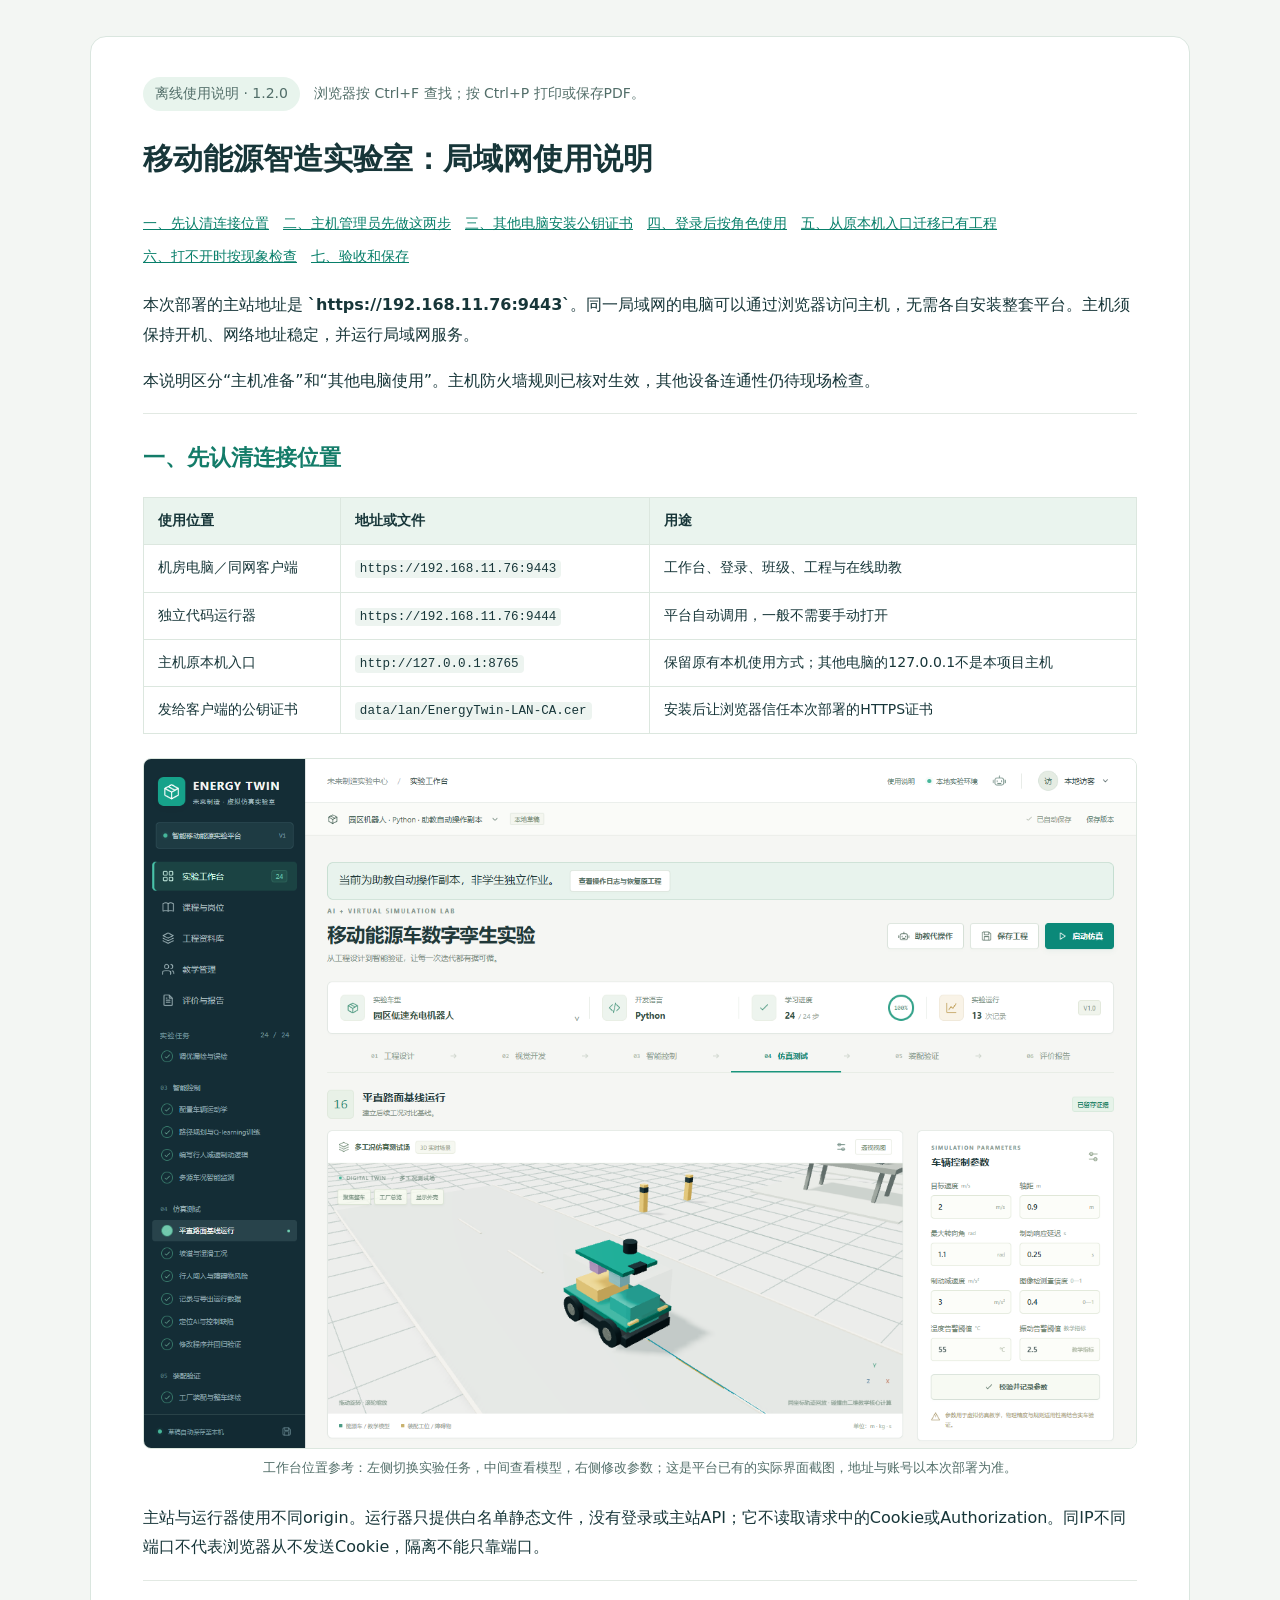
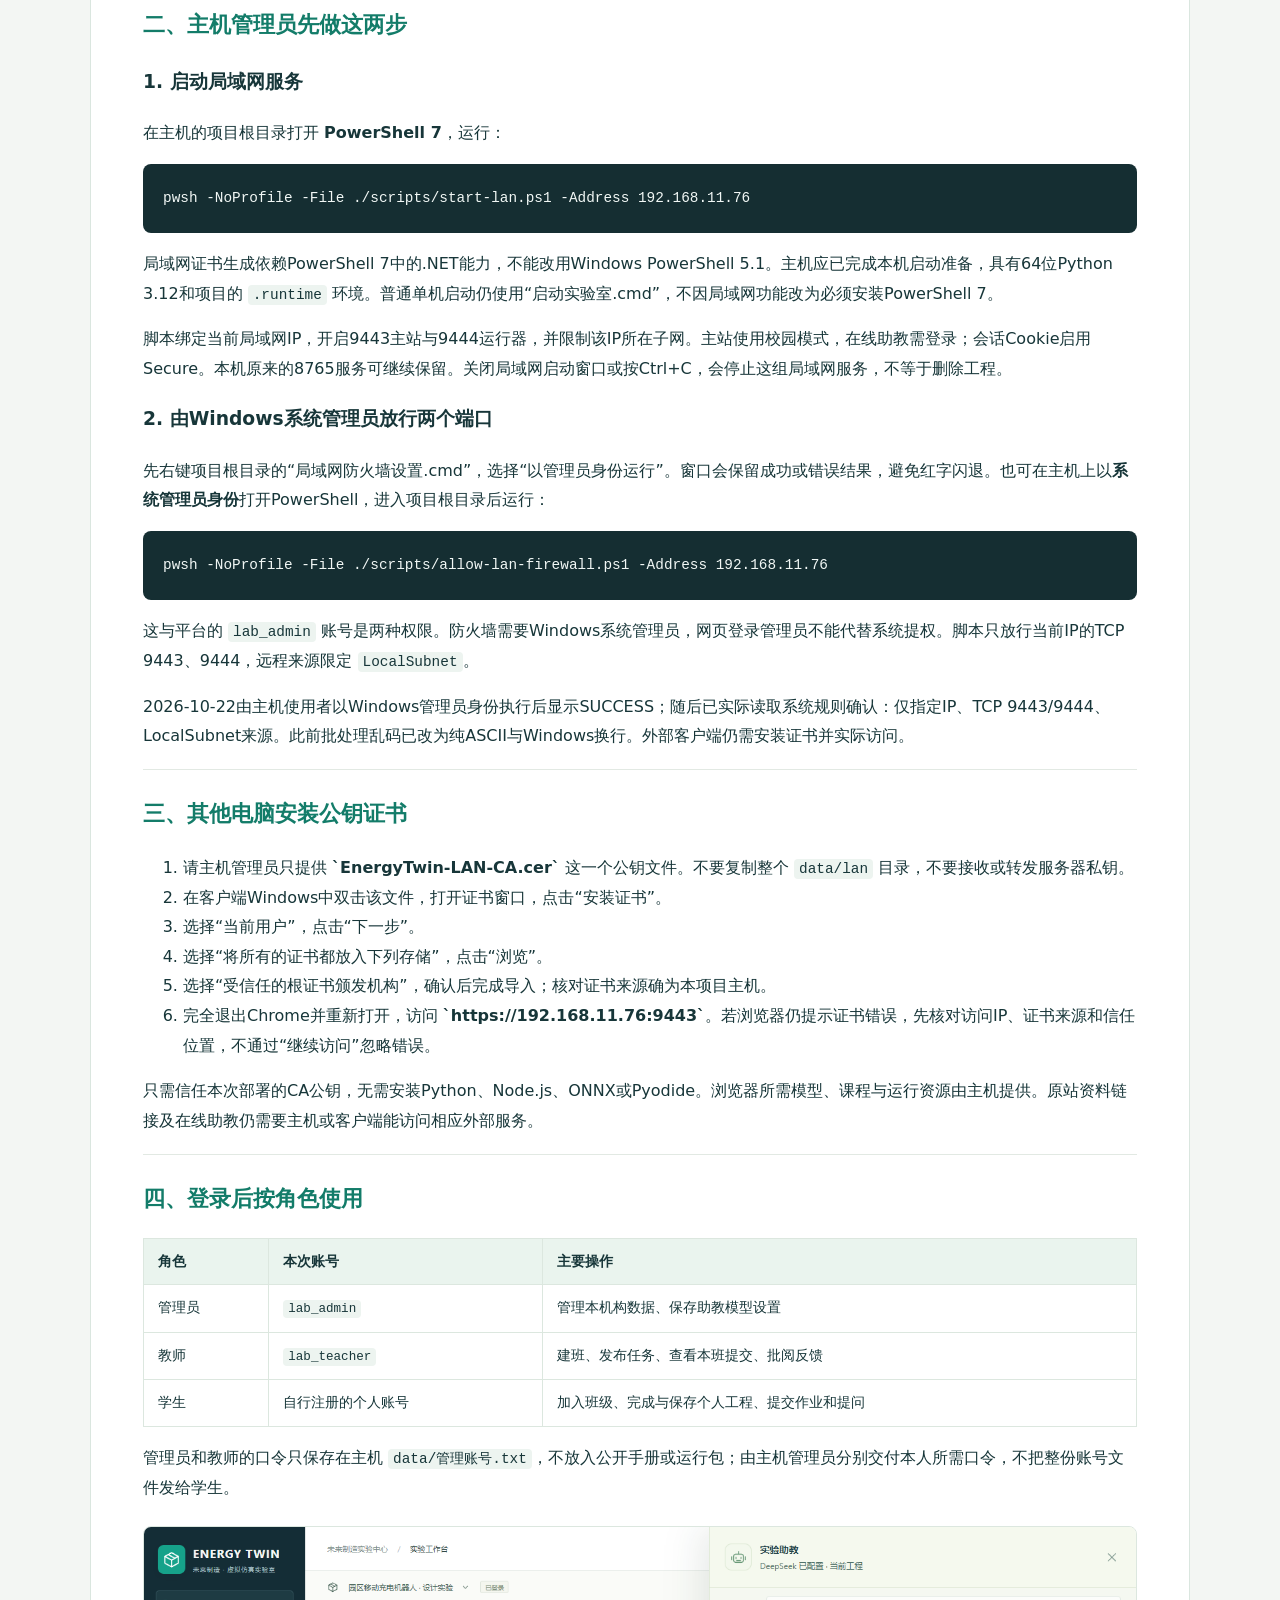
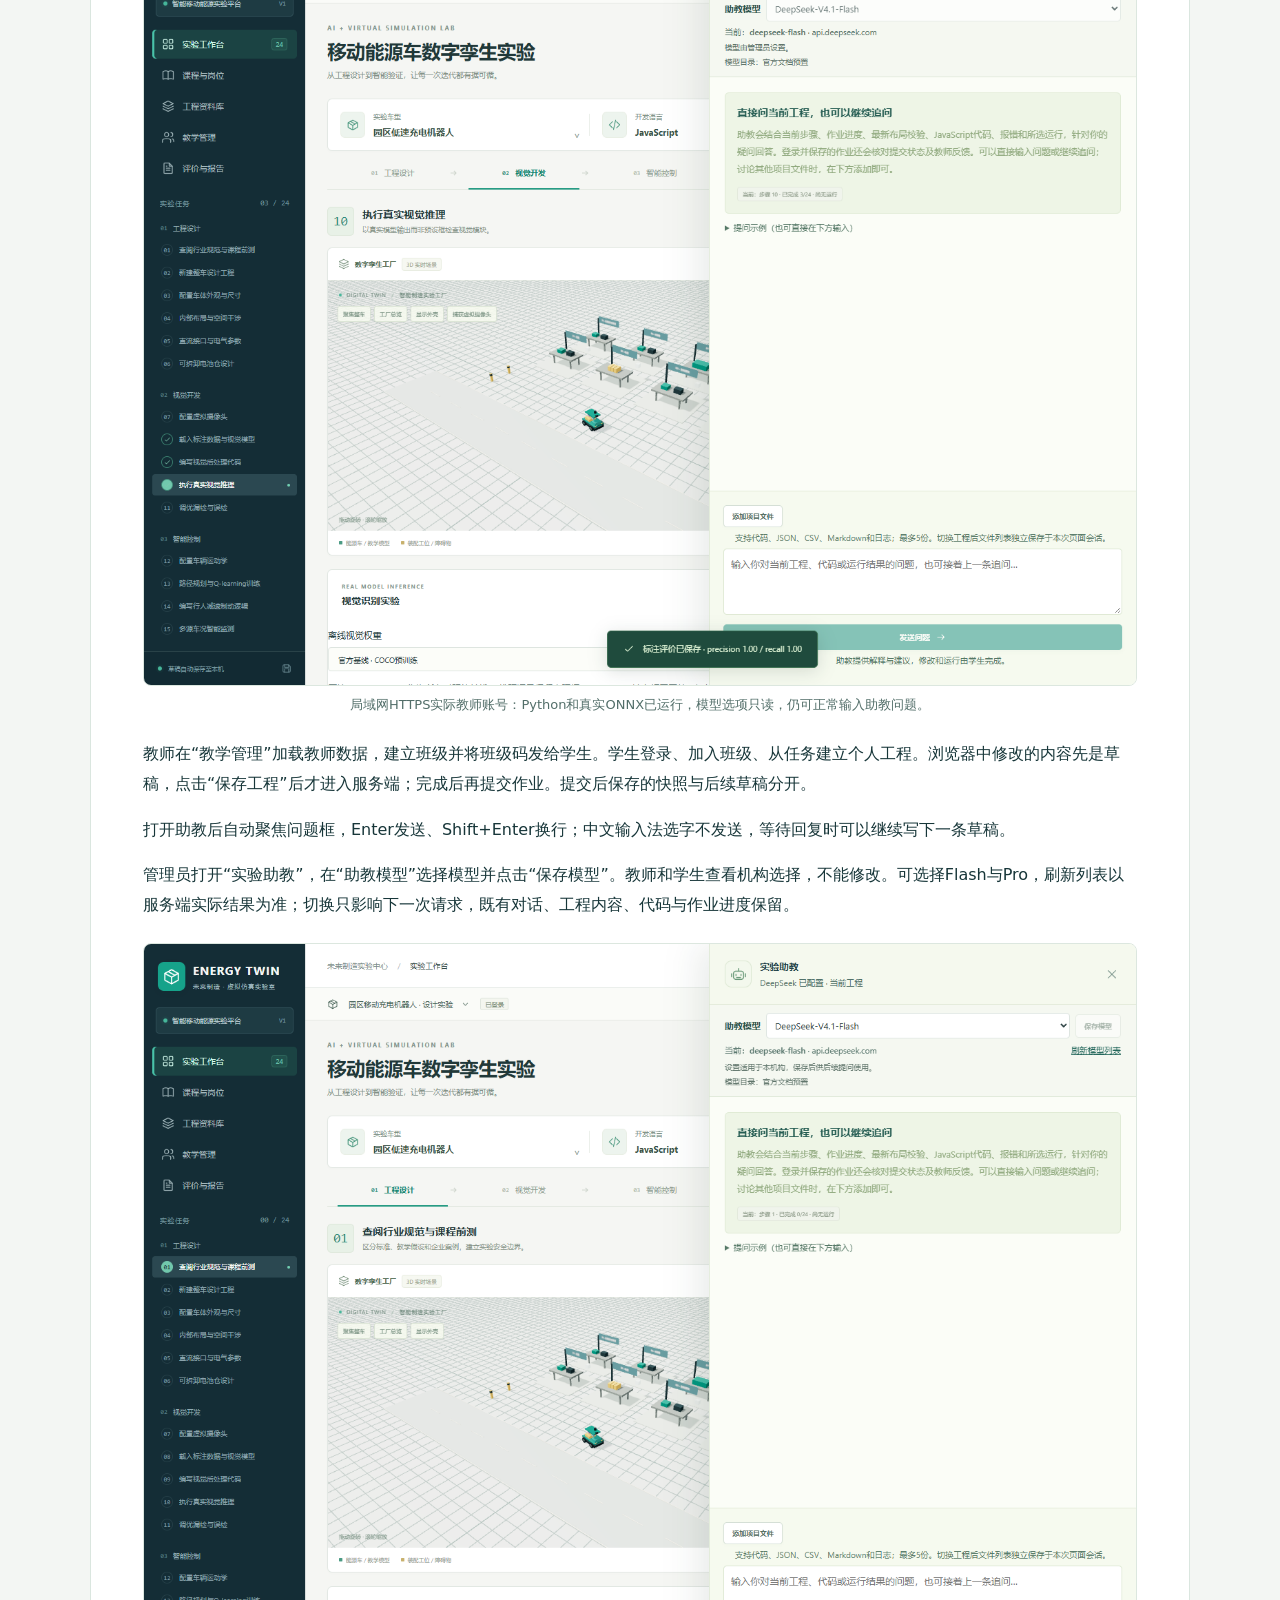
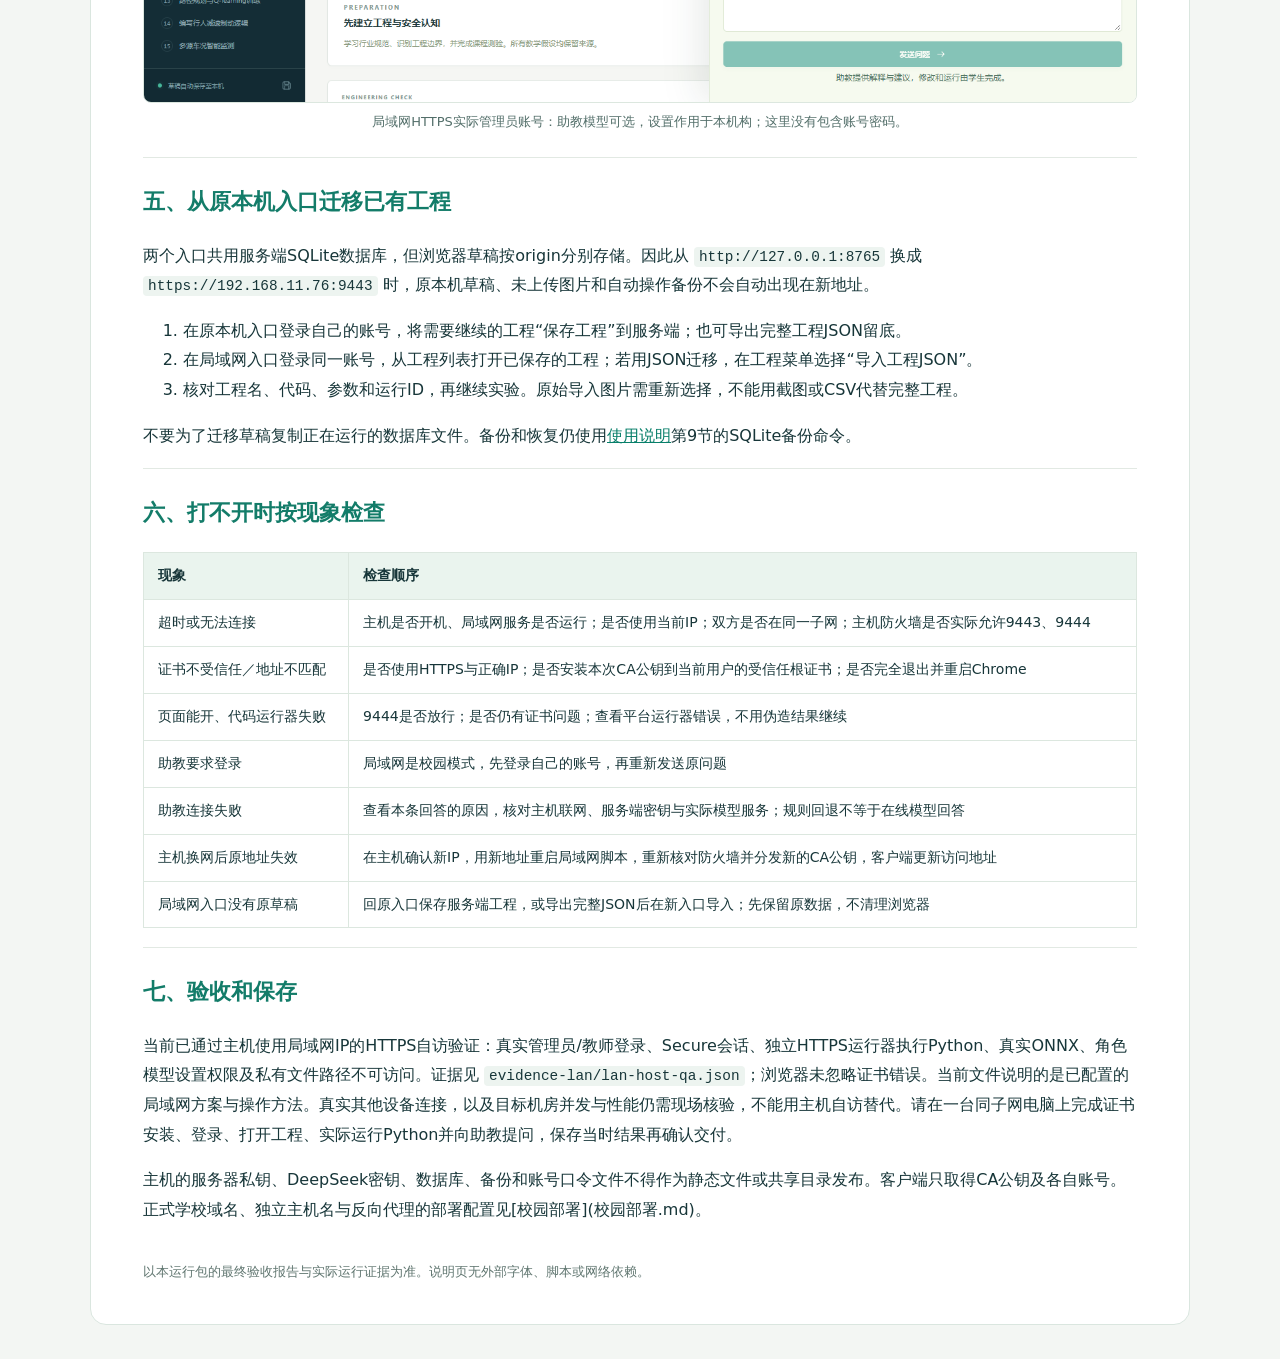
<file: lan-guide.html>
<!doctype html><html lang="zh-CN"><meta charset="utf-8"><meta name="viewport" content="width=device-width,initial-scale=1"><title>移动能源智造实验室：局域网使用说明</title><style>
*{box-sizing:border-box}body{margin:0;background:#f3f6f3;color:#173639;font:16px/1.85 system-ui,"Microsoft YaHei",sans-serif}main{max-width:1100px;margin:36px auto;padding:40px 52px;background:#fff;border:1px solid #dae6df;border-radius:16px;min-width:0}h1{font-size:30px}h2{font-size:22px;padding-top:24px;border-top:1px solid #e2e9e3;color:#137c69}h1,h2,h3,h4,p,li,figcaption,a{overflow-wrap:anywhere}a{color:#087f6a}code{font-family:ui-monospace,Consolas,monospace;font-size:.9em;background:#edf4f0;padding:2px 5px;border-radius:4px}pre{background:#152e32;color:#f1f7f5;padding:20px;overflow:auto;max-width:100%;border-radius:8px}pre code{background:none;color:inherit;padding:0}.table{overflow:auto;max-width:100%}table{border-collapse:collapse;width:100%;font-size:14px}td,th{border:1px solid #dce7df;padding:10px 14px;vertical-align:top;text-align:left}th{background:#eaf4ee}nav{font-size:14px;color:#526e69}.badge{display:inline-block;background:#e8f4ed;padding:4px 12px;border-radius:20px}footer{margin-top:36px;color:#607670;font-size:13px}.manual-figure{margin:24px 0;max-width:100%;break-inside:avoid;page-break-inside:avoid}.manual-figure img{display:block;max-width:100%;width:auto;height:auto;margin:0 auto;border:1px solid #dce7df;border-radius:8px}.manual-figure figcaption{margin-top:8px;color:#526e69;font-size:13px;line-height:1.65;text-align:center;break-before:avoid;page-break-before:avoid}@media(max-width:700px){main{margin:0;padding:20px;border-radius:0}h1{font-size:25px}.manual-figure{margin:18px 0}}@page{size:A4;margin:14mm 12mm}@media print{body{background:#fff;font-size:11pt;line-height:1.65}main{margin:0;padding:0;border:0;max-width:none;border-radius:0}nav{display:none}h2,h3,h4{break-after:avoid}tr,pre{break-inside:avoid}pre{white-space:pre-wrap;overflow-wrap:anywhere}.manual-figure{break-inside:avoid;page-break-inside:avoid;margin:5mm 0}.manual-figure img{max-width:100%;max-height:225mm;object-fit:contain;break-after:avoid;page-break-after:avoid}.manual-figure figcaption{break-before:avoid;page-break-before:avoid;font-size:9pt}a{color:inherit}footer{display:none}}
</style><main><nav><span class="badge">离线使用说明 · 1.2.0</span>　浏览器按 Ctrl+F 查找；按 Ctrl+P 打印或保存PDF。</nav><h1>移动能源智造实验室：局域网使用说明</h1><nav class="contents" aria-label="使用说明目录"><a style="display:inline-block;margin:4px 14px 4px 0" href="#section-1">一、先认清连接位置</a><a style="display:inline-block;margin:4px 14px 4px 0" href="#section-2">二、主机管理员先做这两步</a><a style="display:inline-block;margin:4px 14px 4px 0" href="#section-3">三、其他电脑安装公钥证书</a><a style="display:inline-block;margin:4px 14px 4px 0" href="#section-4">四、登录后按角色使用</a><a style="display:inline-block;margin:4px 14px 4px 0" href="#section-5">五、从原本机入口迁移已有工程</a><a style="display:inline-block;margin:4px 14px 4px 0" href="#section-6">六、打不开时按现象检查</a><a style="display:inline-block;margin:4px 14px 4px 0" href="#section-7">七、验收和保存</a></nav>
<p>本次部署的主站地址是 <strong>`https://192.168.11.76:9443`</strong>。同一局域网的电脑可以通过浏览器访问主机，无需各自安装整套平台。主机须保持开机、网络地址稳定，并运行局域网服务。</p>
<p>本说明区分“主机准备”和“其他电脑使用”。主机防火墙规则已核对生效，其他设备连通性仍待现场检查。</p>
<h2 id="section-1">一、先认清连接位置</h2>
<div class="table"><table>
<tr><th>使用位置</th><th>地址或文件</th><th>用途</th></tr>
<tr><td>机房电脑／同网客户端</td><td><code>https://192.168.11.76:9443</code></td><td>工作台、登录、班级、工程与在线助教</td></tr>
<tr><td>独立代码运行器</td><td><code>https://192.168.11.76:9444</code></td><td>平台自动调用，一般不需要手动打开</td></tr>
<tr><td>主机原本机入口</td><td><code>http://127.0.0.1:8765</code></td><td>保留原有本机使用方式；其他电脑的127.0.0.1不是本项目主机</td></tr>
<tr><td>发给客户端的公钥证书</td><td><code>data/lan/EnergyTwin-LAN-CA.cer</code></td><td>安装后让浏览器信任本次部署的HTTPS证书</td></tr>
</table></div>
<figure class="manual-figure"><img src="manual-images/01-workspace.png" alt="工作台位置参考：左侧切换实验任务，中间查看模型，右侧修改参数；这是平台已有的实际界面截图，地址与账号以本次部署为准。" decoding="async"><figcaption>工作台位置参考：左侧切换实验任务，中间查看模型，右侧修改参数；这是平台已有的实际界面截图，地址与账号以本次部署为准。</figcaption></figure>
<p>主站与运行器使用不同origin。运行器只提供白名单静态文件，没有登录或主站API；它不读取请求中的Cookie或Authorization。同IP不同端口不代表浏览器从不发送Cookie，隔离不能只靠端口。</p>
<h2 id="section-2">二、主机管理员先做这两步</h2>
<h3>1. 启动局域网服务</h3>
<p>在主机的项目根目录打开 <strong>PowerShell 7</strong>，运行：</p>
<pre><code>pwsh -NoProfile -File ./scripts/start-lan.ps1 -Address 192.168.11.76</code></pre>
<p>局域网证书生成依赖PowerShell 7中的.NET能力，不能改用Windows PowerShell 5.1。主机应已完成本机启动准备，具有64位Python 3.12和项目的 <code>.runtime</code> 环境。普通单机启动仍使用“启动实验室.cmd”，不因局域网功能改为必须安装PowerShell 7。</p>
<p>脚本绑定当前局域网IP，开启9443主站与9444运行器，并限制该IP所在子网。主站使用校园模式，在线助教需登录；会话Cookie启用Secure。本机原来的8765服务可继续保留。关闭局域网启动窗口或按Ctrl+C，会停止这组局域网服务，不等于删除工程。</p>
<h3>2. 由Windows系统管理员放行两个端口</h3>
<p>先右键项目根目录的“局域网防火墙设置.cmd”，选择“以管理员身份运行”。窗口会保留成功或错误结果，避免红字闪退。也可在主机上以<strong>系统管理员身份</strong>打开PowerShell，进入项目根目录后运行：</p>
<pre><code>pwsh -NoProfile -File ./scripts/allow-lan-firewall.ps1 -Address 192.168.11.76</code></pre>
<p>这与平台的 <code>lab_admin</code> 账号是两种权限。防火墙需要Windows系统管理员，网页登录管理员不能代替系统提权。脚本只放行当前IP的TCP 9443、9444，远程来源限定 <code>LocalSubnet</code>。</p>
<p>2026-10-22由主机使用者以Windows管理员身份执行后显示SUCCESS；随后已实际读取系统规则确认：仅指定IP、TCP 9443/9444、LocalSubnet来源。此前批处理乱码已改为纯ASCII与Windows换行。外部客户端仍需安装证书并实际访问。</p>
<h2 id="section-3">三、其他电脑安装公钥证书</h2>
<ol><li>请主机管理员只提供 <strong>`EnergyTwin-LAN-CA.cer`</strong> 这一个公钥文件。不要复制整个 <code>data/lan</code> 目录，不要接收或转发服务器私钥。</li><li>在客户端Windows中双击该文件，打开证书窗口，点击“安装证书”。</li><li>选择“当前用户”，点击“下一步”。</li><li>选择“将所有的证书都放入下列存储”，点击“浏览”。</li><li>选择“受信任的根证书颁发机构”，确认后完成导入；核对证书来源确为本项目主机。</li><li>完全退出Chrome并重新打开，访问 <strong>`https://192.168.11.76:9443`</strong>。若浏览器仍提示证书错误，先核对访问IP、证书来源和信任位置，不通过“继续访问”忽略错误。</li></ol>
<p>只需信任本次部署的CA公钥，无需安装Python、Node.js、ONNX或Pyodide。浏览器所需模型、课程与运行资源由主机提供。原站资料链接及在线助教仍需要主机或客户端能访问相应外部服务。</p>
<h2 id="section-4">四、登录后按角色使用</h2>
<div class="table"><table>
<tr><th>角色</th><th>本次账号</th><th>主要操作</th></tr>
<tr><td>管理员</td><td><code>lab_admin</code></td><td>管理本机构数据、保存助教模型设置</td></tr>
<tr><td>教师</td><td><code>lab_teacher</code></td><td>建班、发布任务、查看本班提交、批阅反馈</td></tr>
<tr><td>学生</td><td>自行注册的个人账号</td><td>加入班级、完成与保存个人工程、提交作业和提问</td></tr>
</table></div>
<p>管理员和教师的口令只保存在主机 <code>data/管理账号.txt</code>，不放入公开手册或运行包；由主机管理员分别交付本人所需口令，不把整份账号文件发给学生。</p>
<figure class="manual-figure"><img src="manual-images/lan-teacher.png" alt="局域网HTTPS实际教师账号：Python和真实ONNX已运行，模型选项只读，仍可正常输入助教问题。" decoding="async"><figcaption>局域网HTTPS实际教师账号：Python和真实ONNX已运行，模型选项只读，仍可正常输入助教问题。</figcaption></figure>
<p>教师在“教学管理”加载教师数据，建立班级并将班级码发给学生。学生登录、加入班级、从任务建立个人工程。浏览器中修改的内容先是草稿，点击“保存工程”后才进入服务端；完成后再提交作业。提交后保存的快照与后续草稿分开。</p>
<p>打开助教后自动聚焦问题框，Enter发送、Shift+Enter换行；中文输入法选字不发送，等待回复时可以继续写下一条草稿。</p>
<p>管理员打开“实验助教”，在“助教模型”选择模型并点击“保存模型”。教师和学生查看机构选择，不能修改。可选择Flash与Pro，刷新列表以服务端实际结果为准；切换只影响下一次请求，既有对话、工程内容、代码与作业进度保留。</p>
<figure class="manual-figure"><img src="manual-images/lan-admin.png" alt="局域网HTTPS实际管理员账号：助教模型可选，设置作用于本机构；这里没有包含账号密码。" decoding="async"><figcaption>局域网HTTPS实际管理员账号：助教模型可选，设置作用于本机构；这里没有包含账号密码。</figcaption></figure>
<h2 id="section-5">五、从原本机入口迁移已有工程</h2>
<p>两个入口共用服务端SQLite数据库，但浏览器草稿按origin分别存储。因此从 <code>http://127.0.0.1:8765</code> 换成 <code>https://192.168.11.76:9443</code> 时，原本机草稿、未上传图片和自动操作备份不会自动出现在新地址。</p>
<ol><li>在原本机入口登录自己的账号，将需要继续的工程“保存工程”到服务端；也可导出完整工程JSON留底。</li><li>在局域网入口登录同一账号，从工程列表打开已保存的工程；若用JSON迁移，在工程菜单选择“导入工程JSON”。</li><li>核对工程名、代码、参数和运行ID，再继续实验。原始导入图片需重新选择，不能用截图或CSV代替完整工程。</li></ol>
<p>不要为了迁移草稿复制正在运行的数据库文件。备份和恢复仍使用<a href="manual.html">使用说明</a>第9节的SQLite备份命令。</p>
<h2 id="section-6">六、打不开时按现象检查</h2>
<div class="table"><table>
<tr><th>现象</th><th>检查顺序</th></tr>
<tr><td>超时或无法连接</td><td>主机是否开机、局域网服务是否运行；是否使用当前IP；双方是否在同一子网；主机防火墙是否实际允许9443、9444</td></tr>
<tr><td>证书不受信任／地址不匹配</td><td>是否使用HTTPS与正确IP；是否安装本次CA公钥到当前用户的受信任根证书；是否完全退出并重启Chrome</td></tr>
<tr><td>页面能开、代码运行器失败</td><td>9444是否放行；是否仍有证书问题；查看平台运行器错误，不用伪造结果继续</td></tr>
<tr><td>助教要求登录</td><td>局域网是校园模式，先登录自己的账号，再重新发送原问题</td></tr>
<tr><td>助教连接失败</td><td>查看本条回答的原因，核对主机联网、服务端密钥与实际模型服务；规则回退不等于在线模型回答</td></tr>
<tr><td>主机换网后原地址失效</td><td>在主机确认新IP，用新地址重启局域网脚本，重新核对防火墙并分发新的CA公钥，客户端更新访问地址</td></tr>
<tr><td>局域网入口没有原草稿</td><td>回原入口保存服务端工程，或导出完整JSON后在新入口导入；先保留原数据，不清理浏览器</td></tr>
</table></div>
<h2 id="section-7">七、验收和保存</h2>
<p>当前已通过主机使用局域网IP的HTTPS自访验证：真实管理员/教师登录、Secure会话、独立HTTPS运行器执行Python、真实ONNX、角色模型设置权限及私有文件路径不可访问。证据见 <code>evidence-lan/lan-host-qa.json</code>；浏览器未忽略证书错误。当前文件说明的是已配置的局域网方案与操作方法。真实其他设备连接，以及目标机房并发与性能仍需现场核验，不能用主机自访替代。请在一台同子网电脑上完成证书安装、登录、打开工程、实际运行Python并向助教提问，保存当时结果再确认交付。</p>
<p>主机的服务器私钥、DeepSeek密钥、数据库、备份和账号口令文件不得作为静态文件或共享目录发布。客户端只取得CA公钥及各自账号。正式学校域名、独立主机名与反向代理的部署配置见[校园部署](校园部署.md)。</p><footer>以本运行包的最终验收报告与实际运行证据为准。说明页无外部字体、脚本或网络依赖。</footer></main></html>
</file>
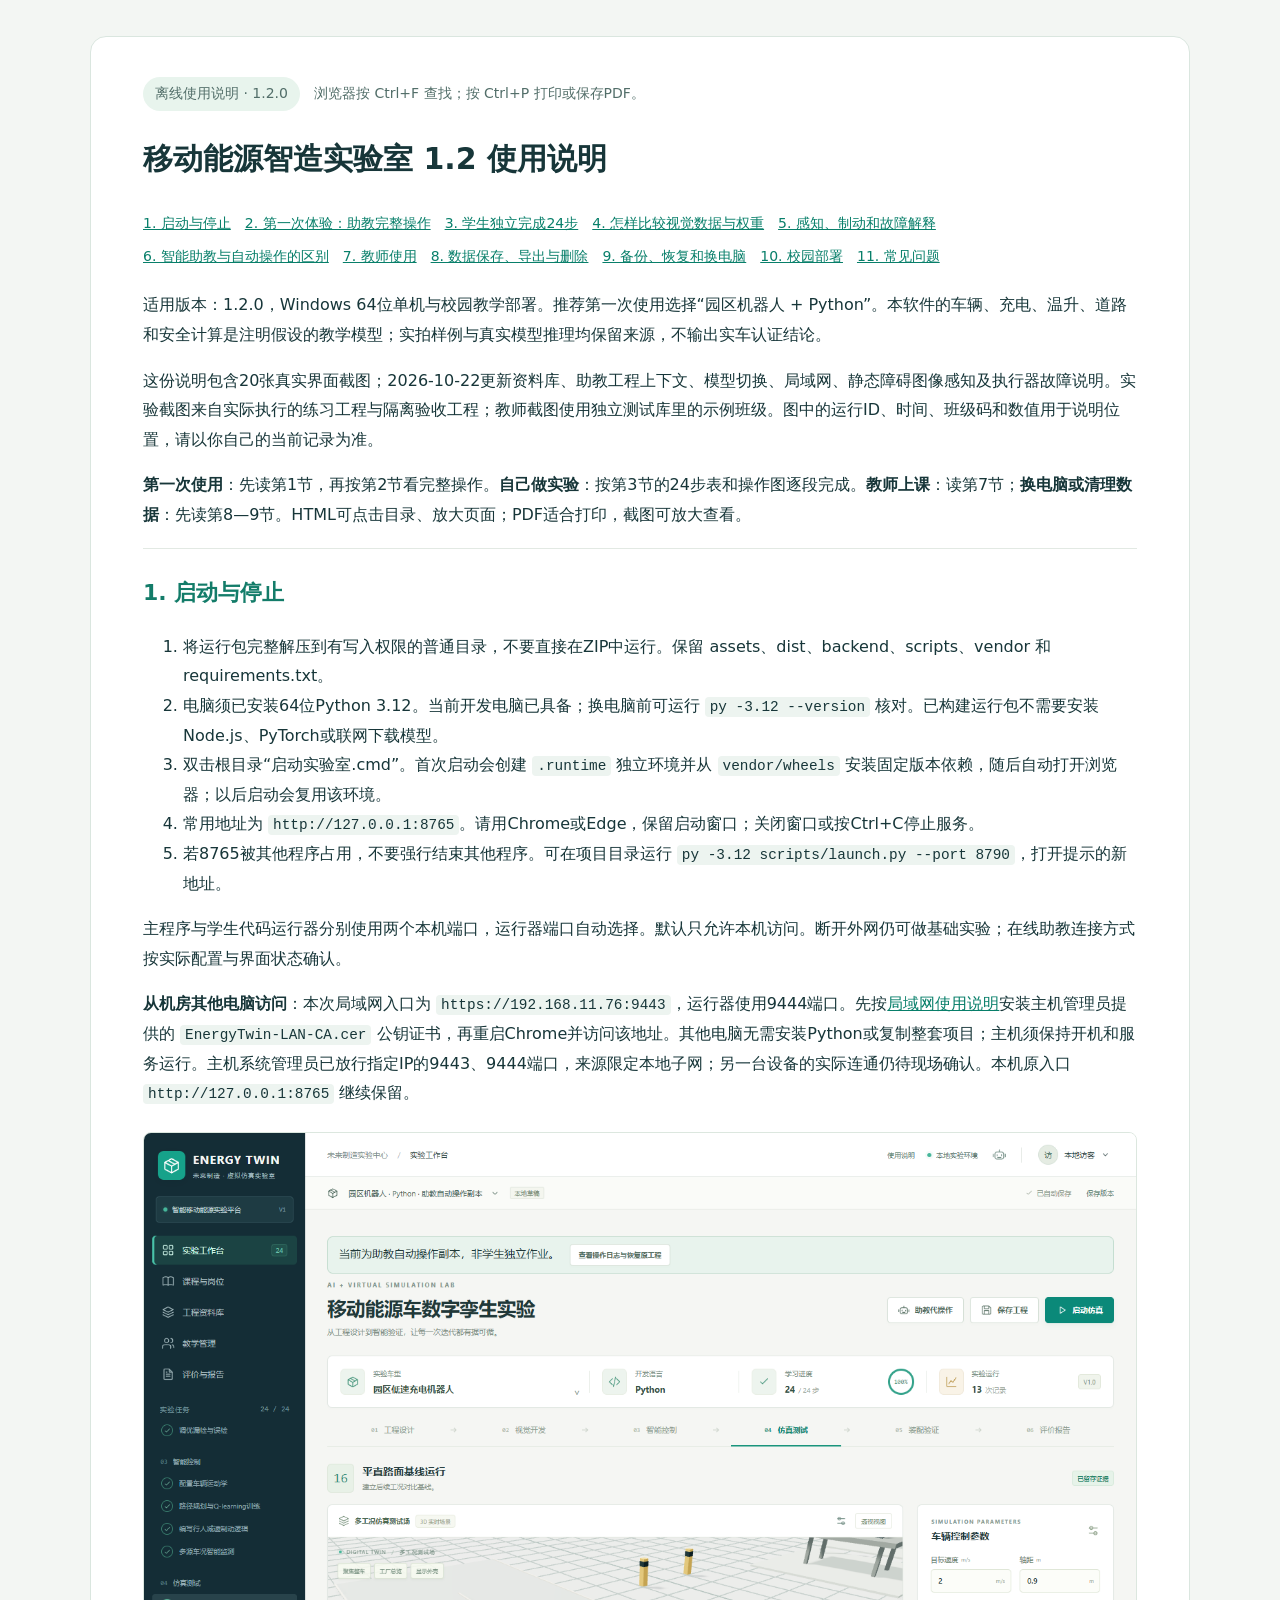
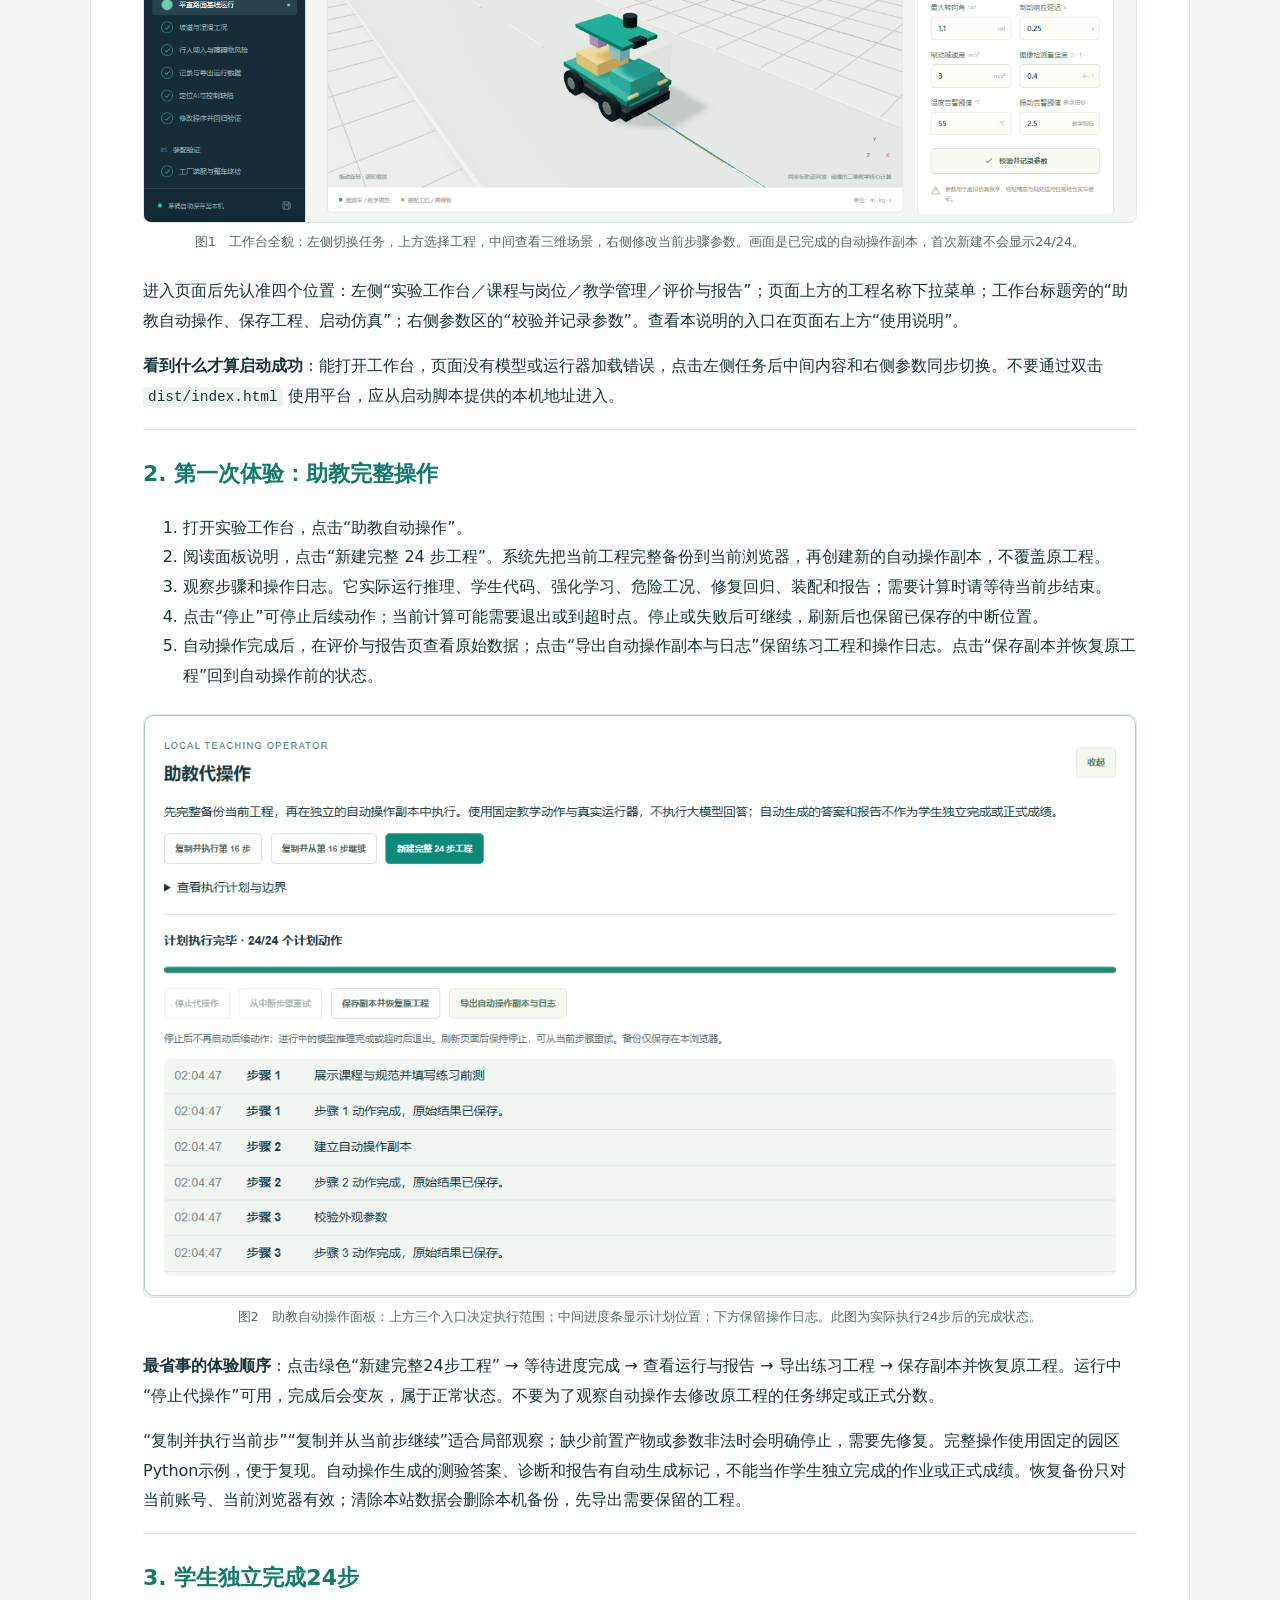
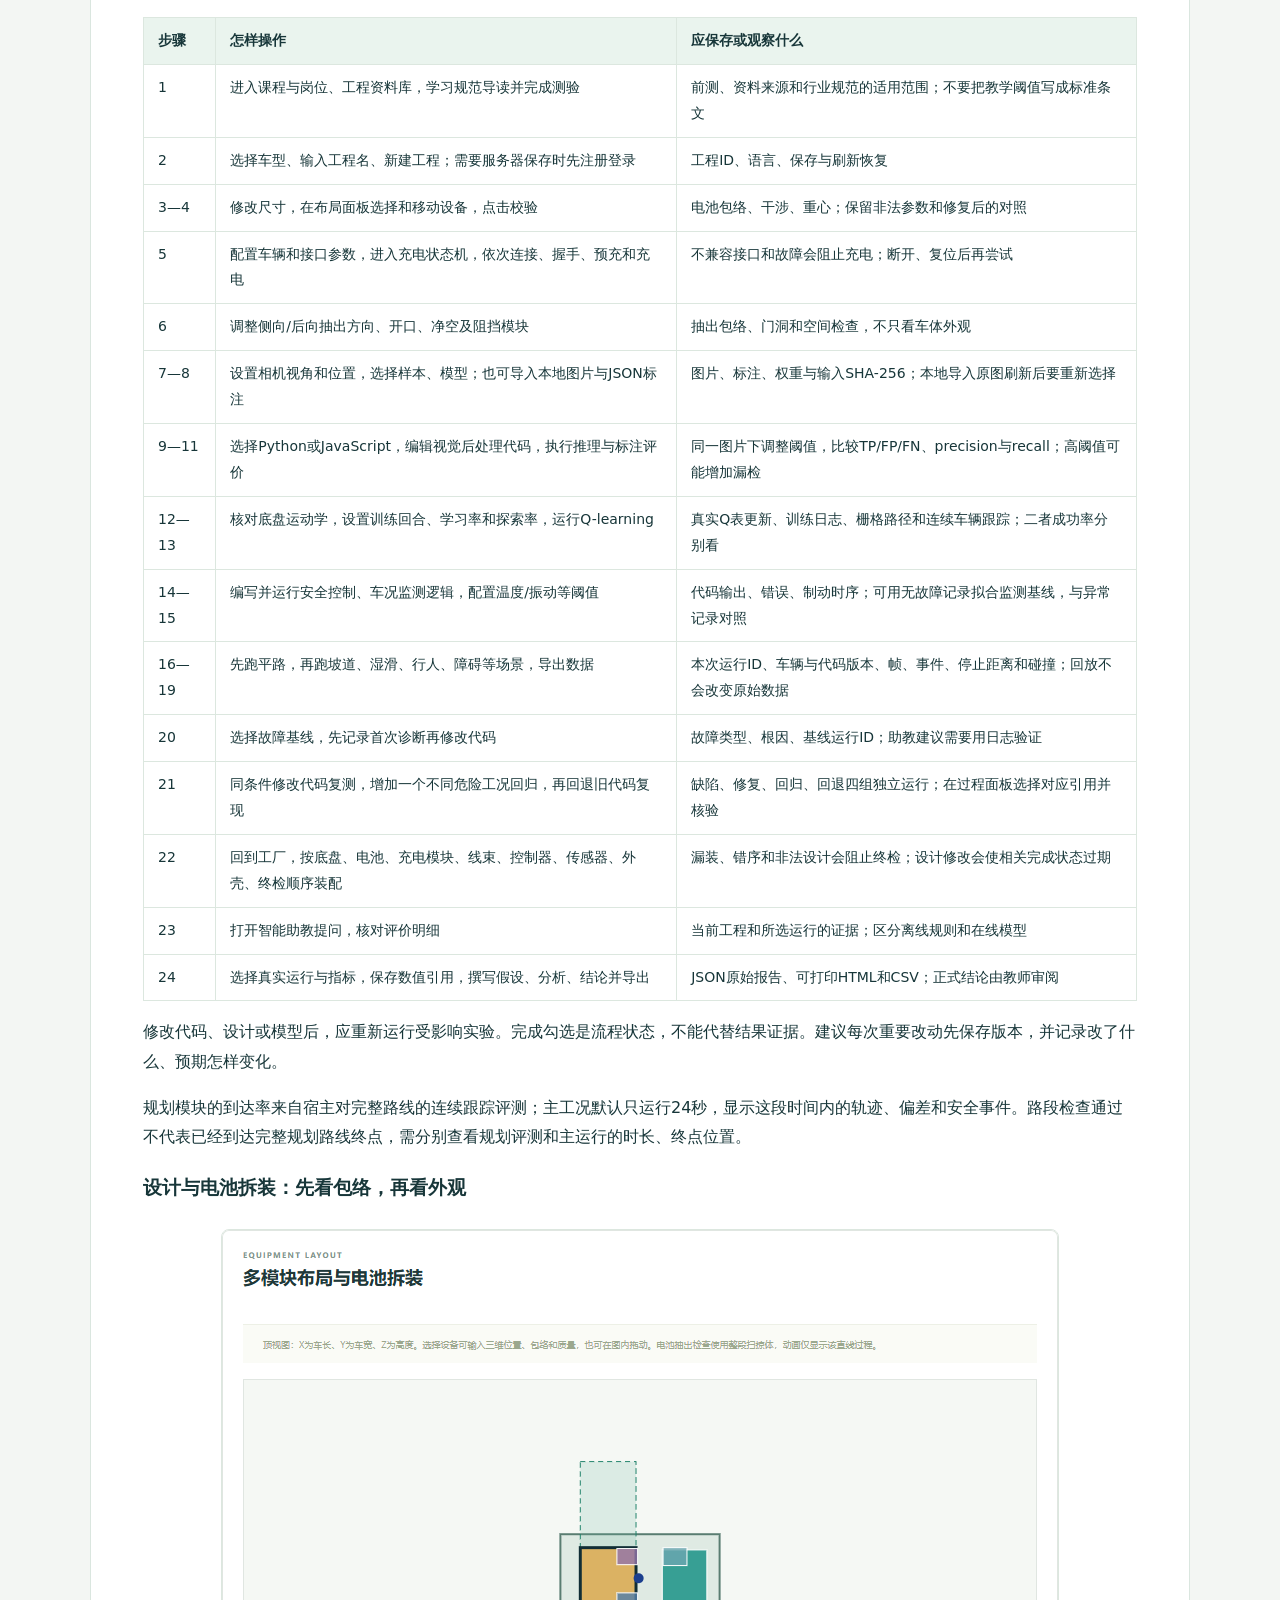
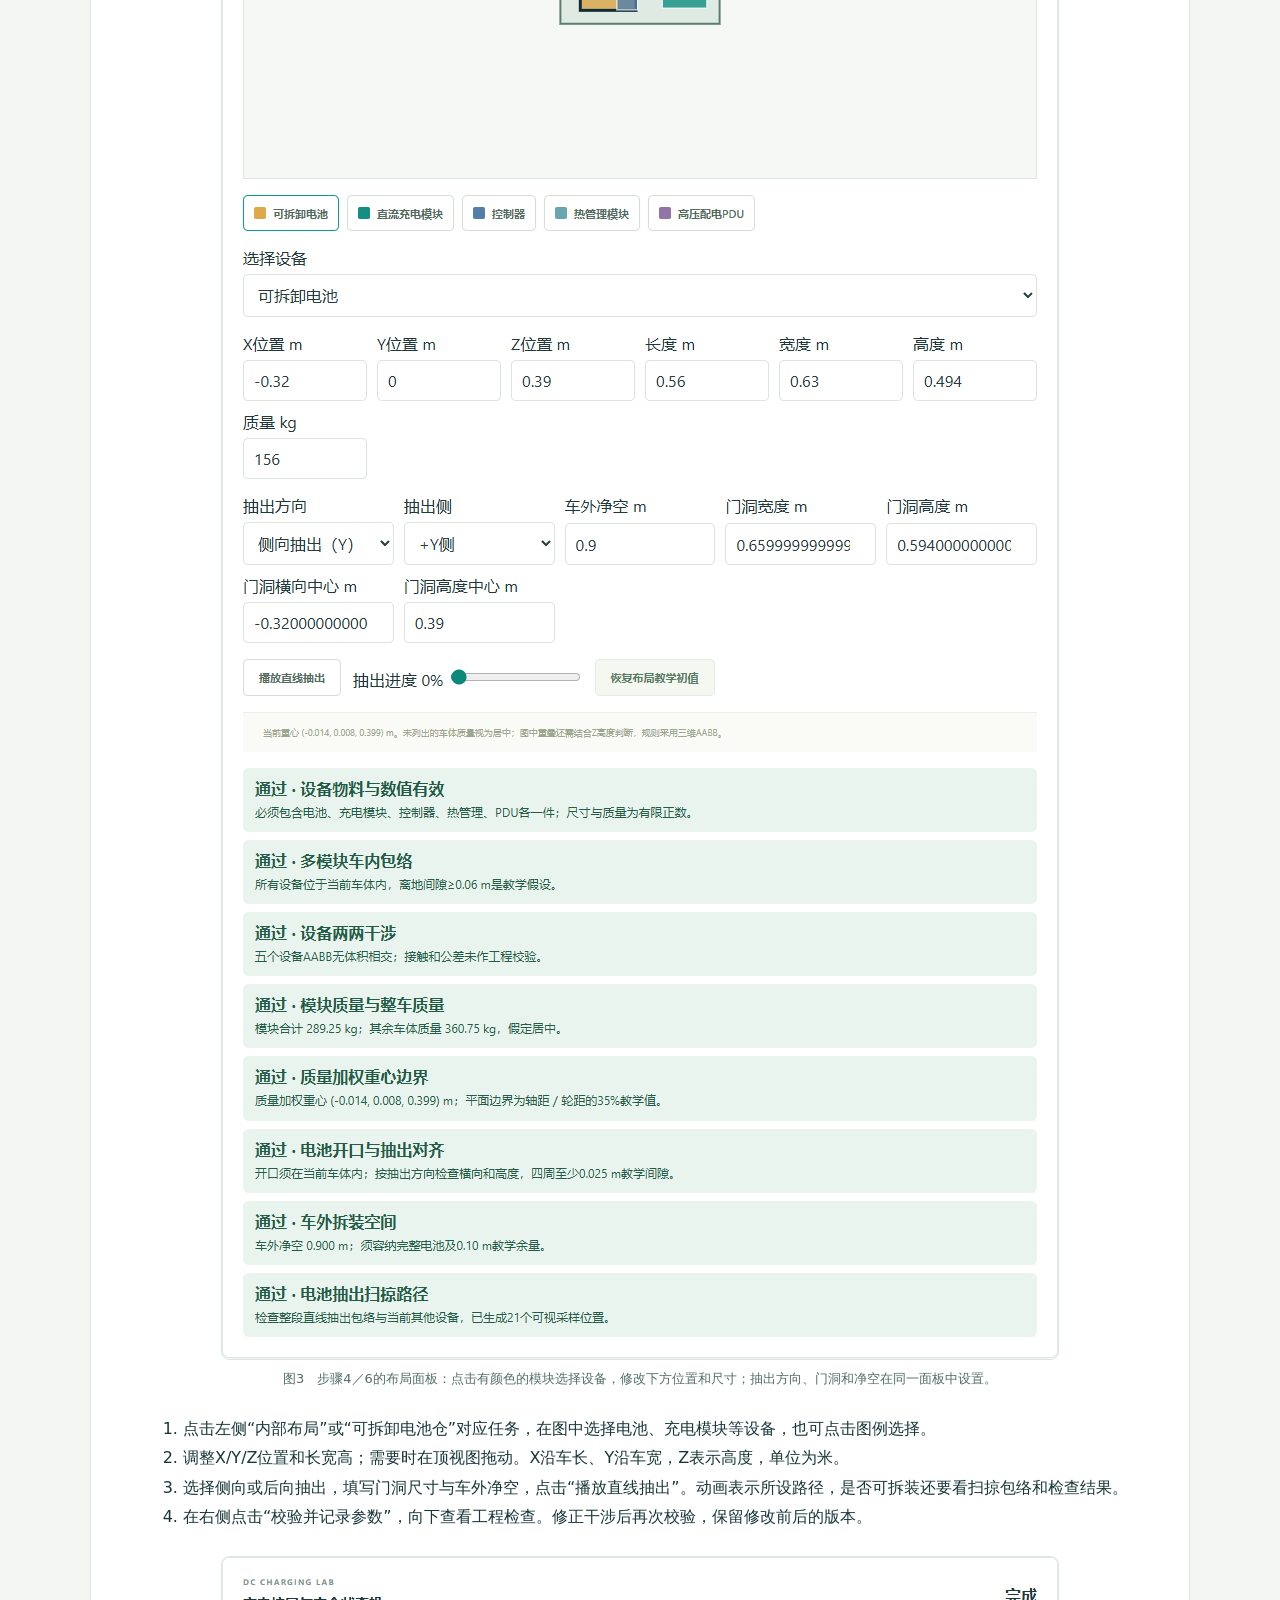
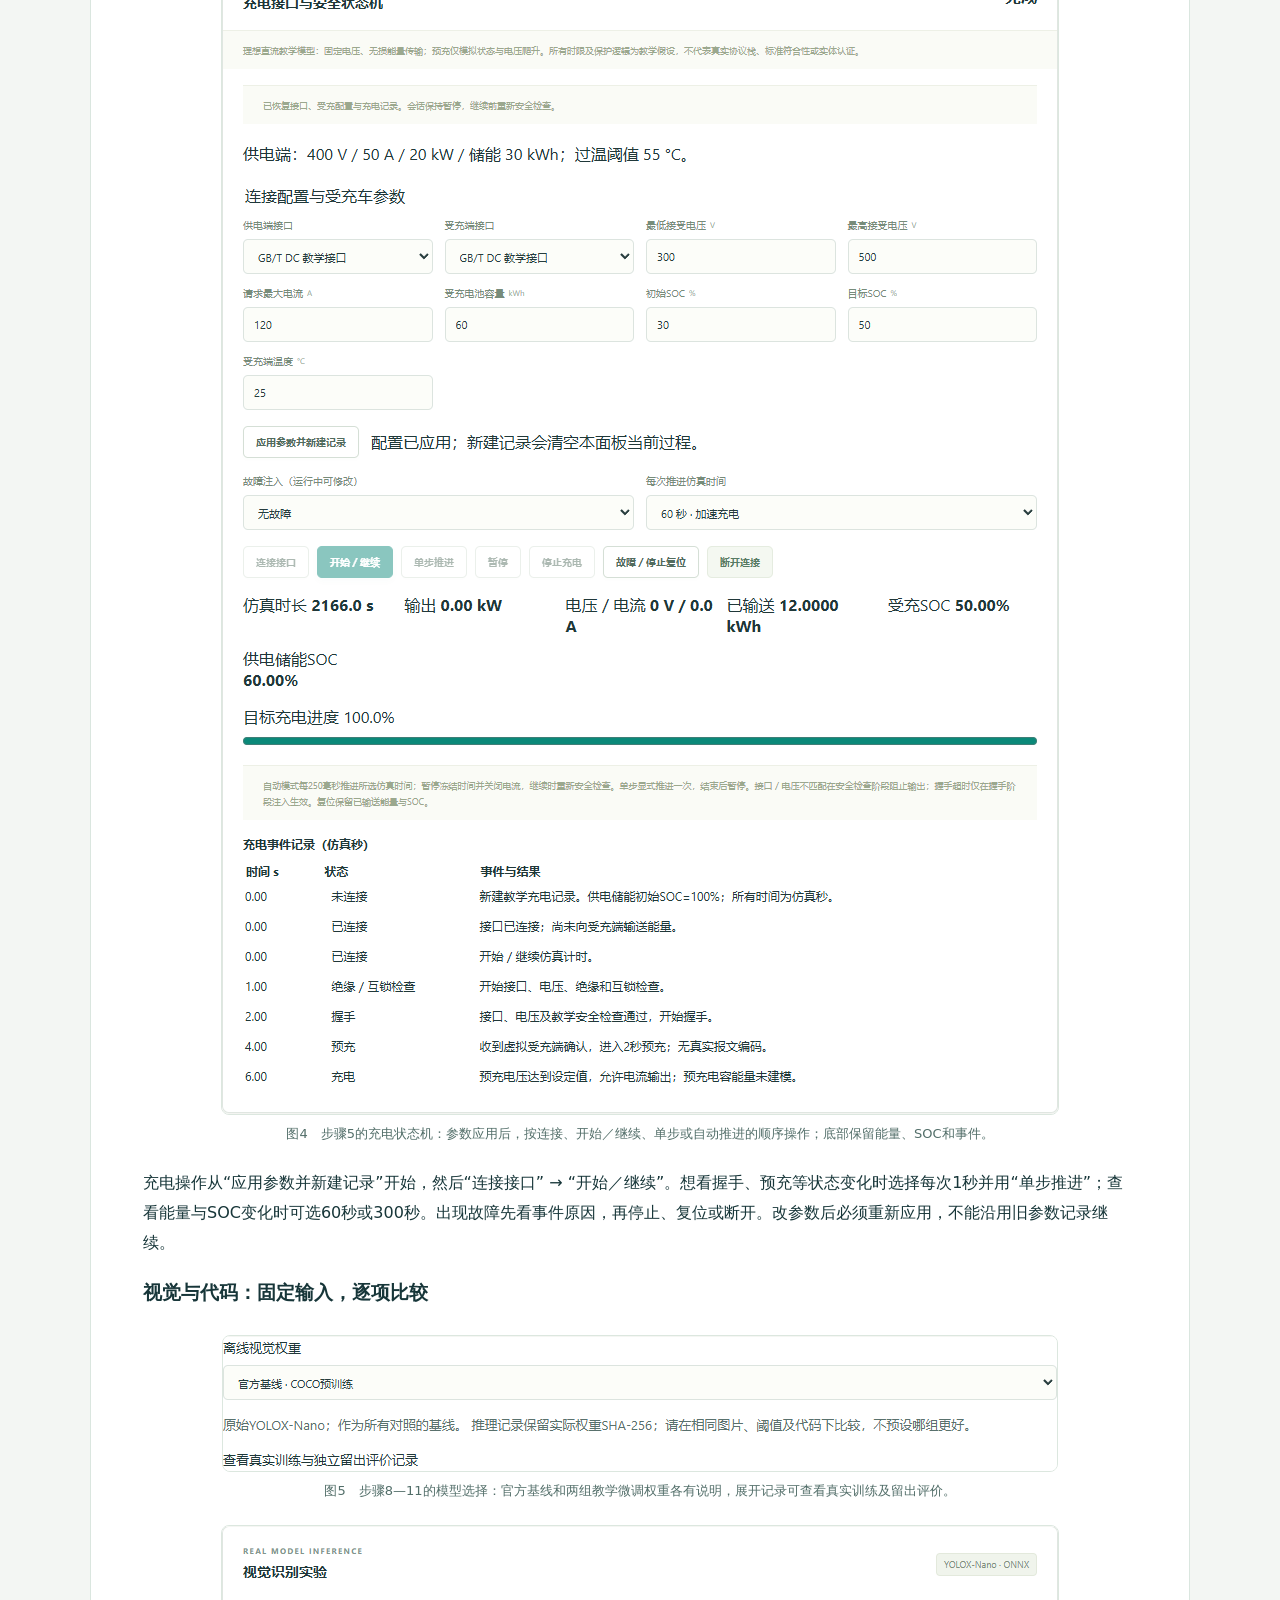
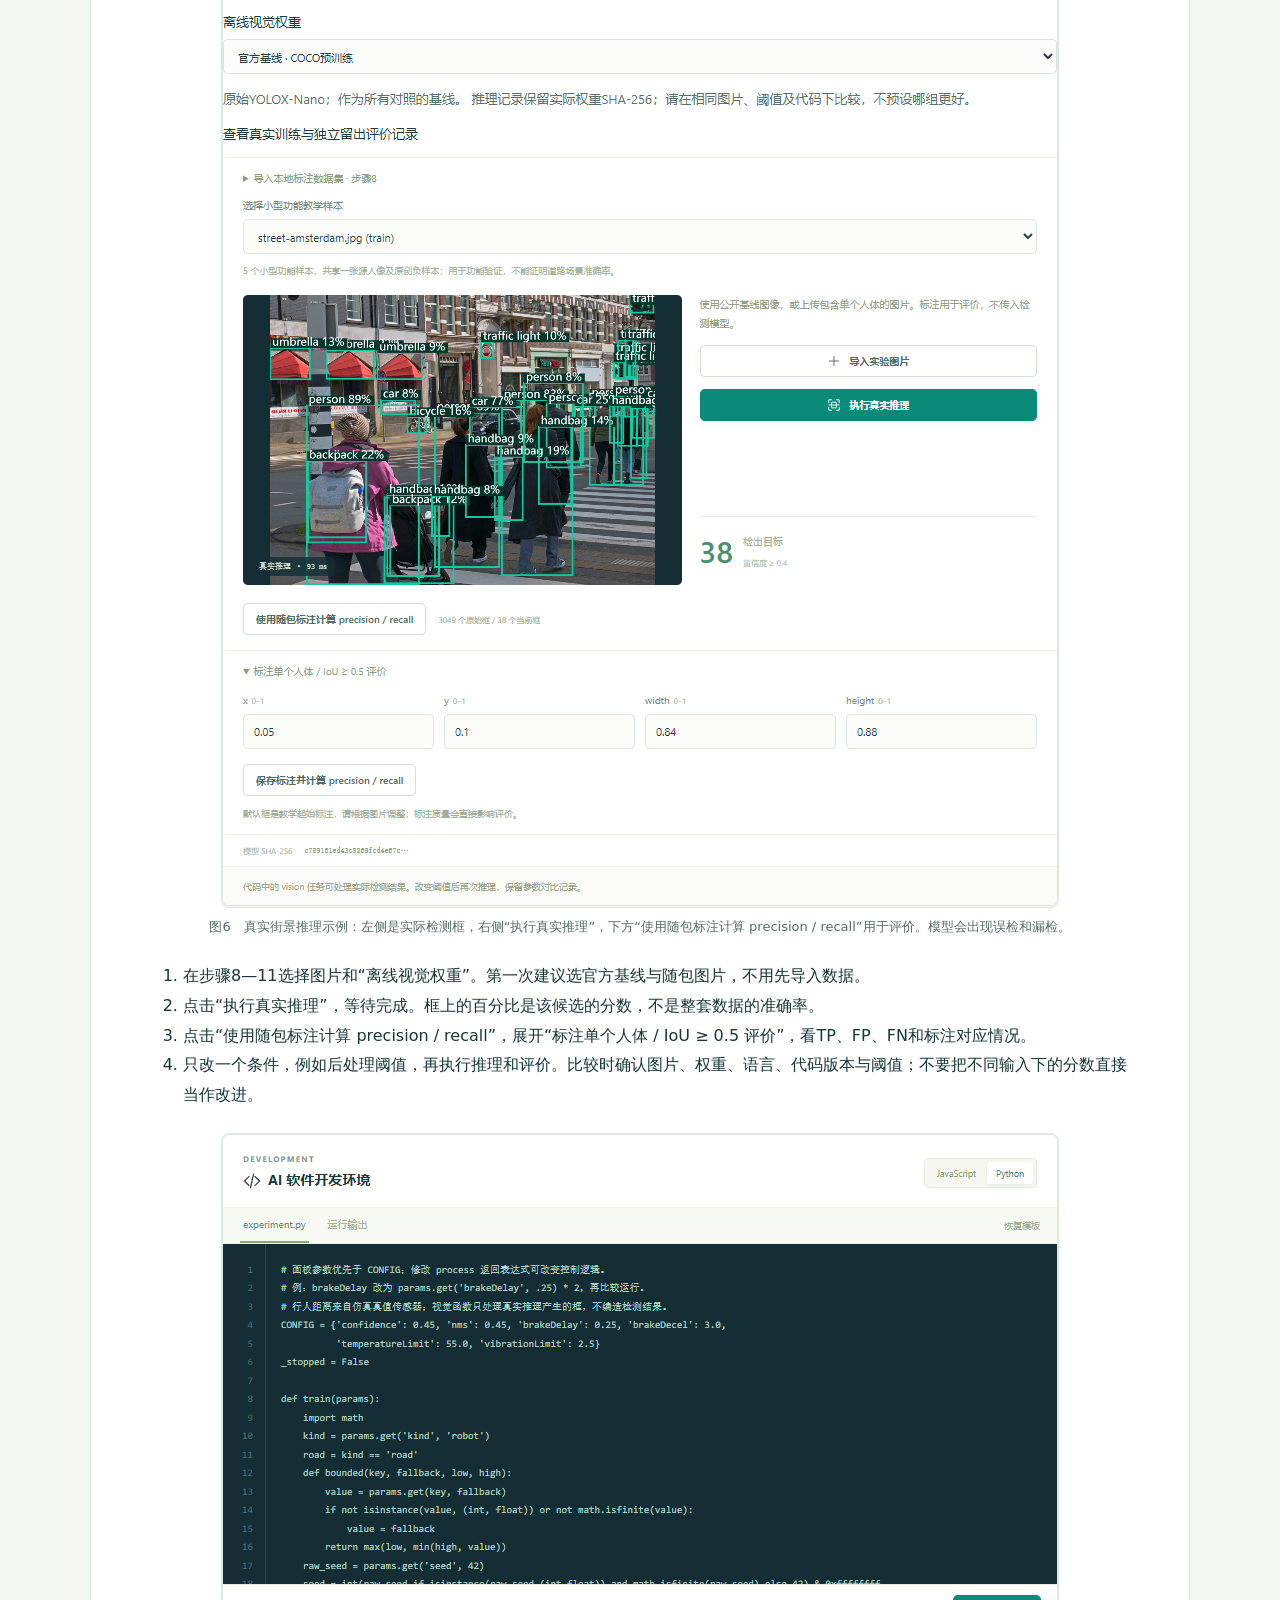
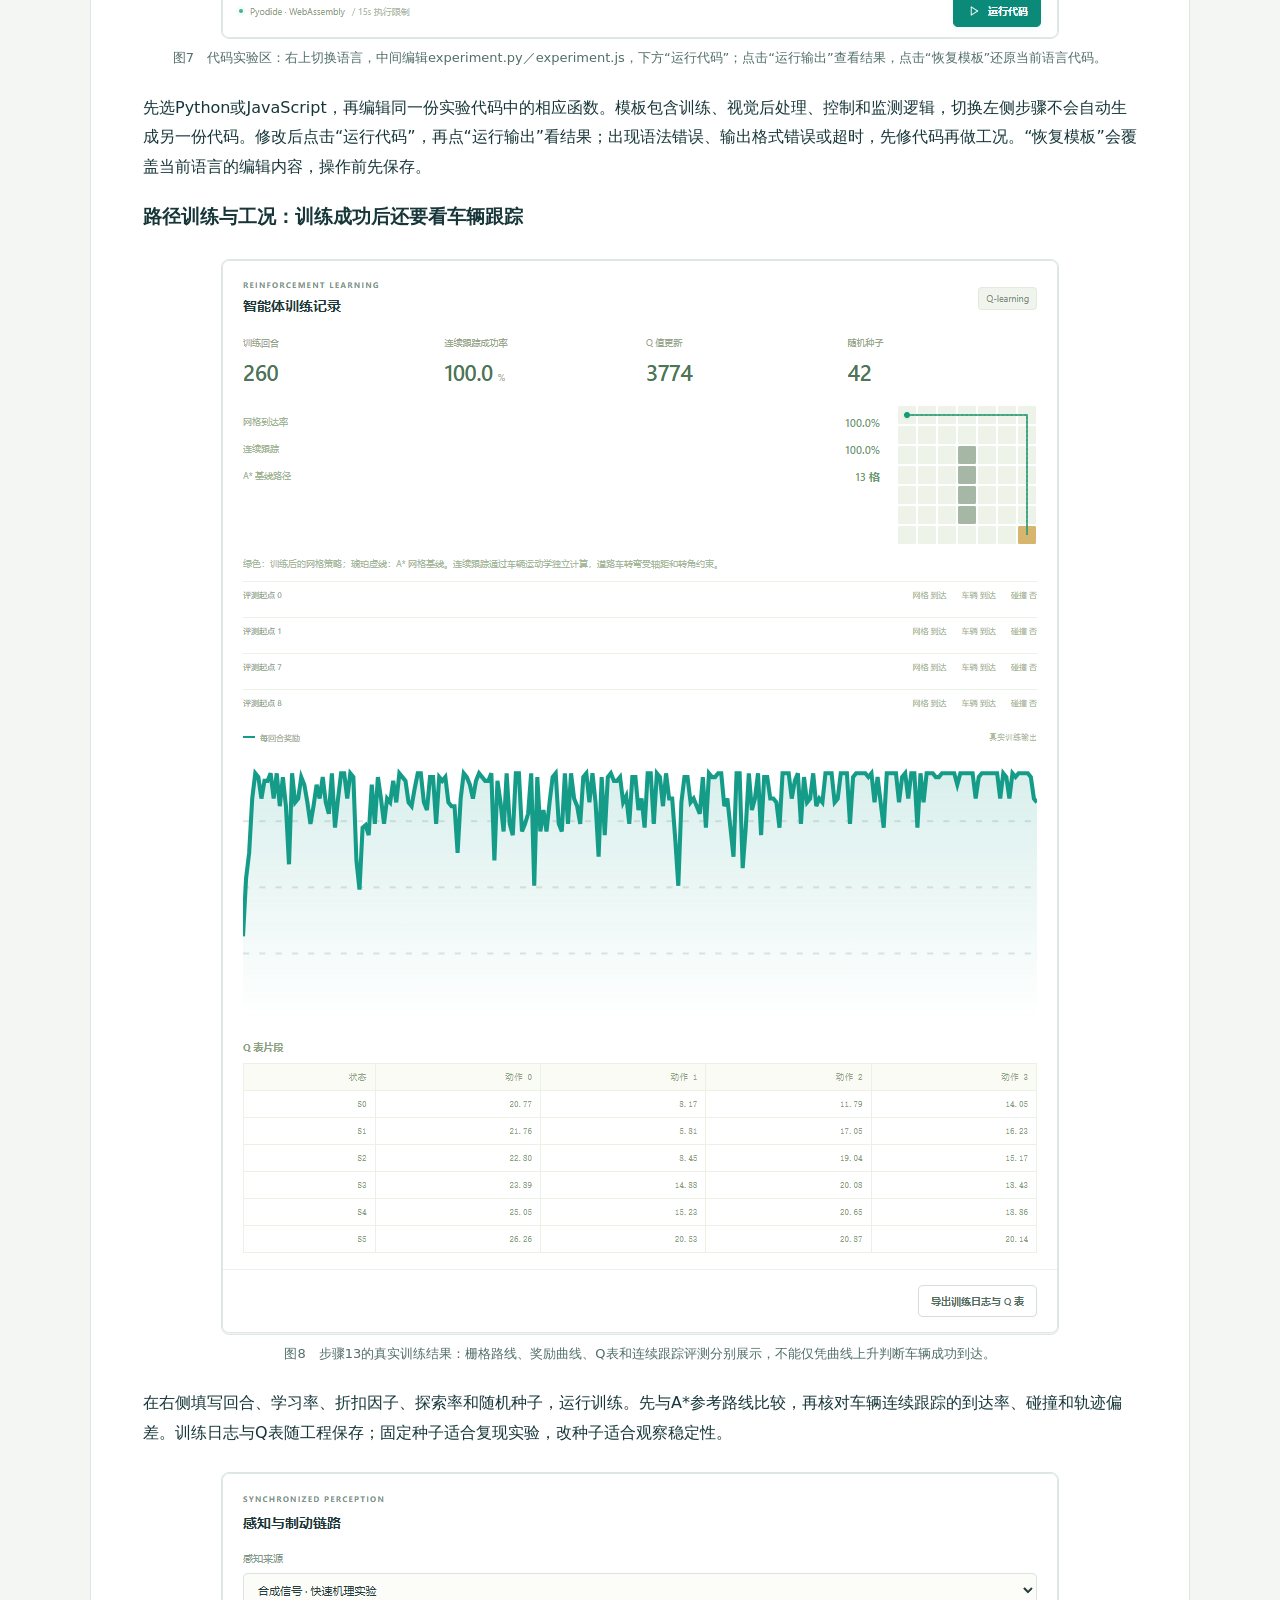
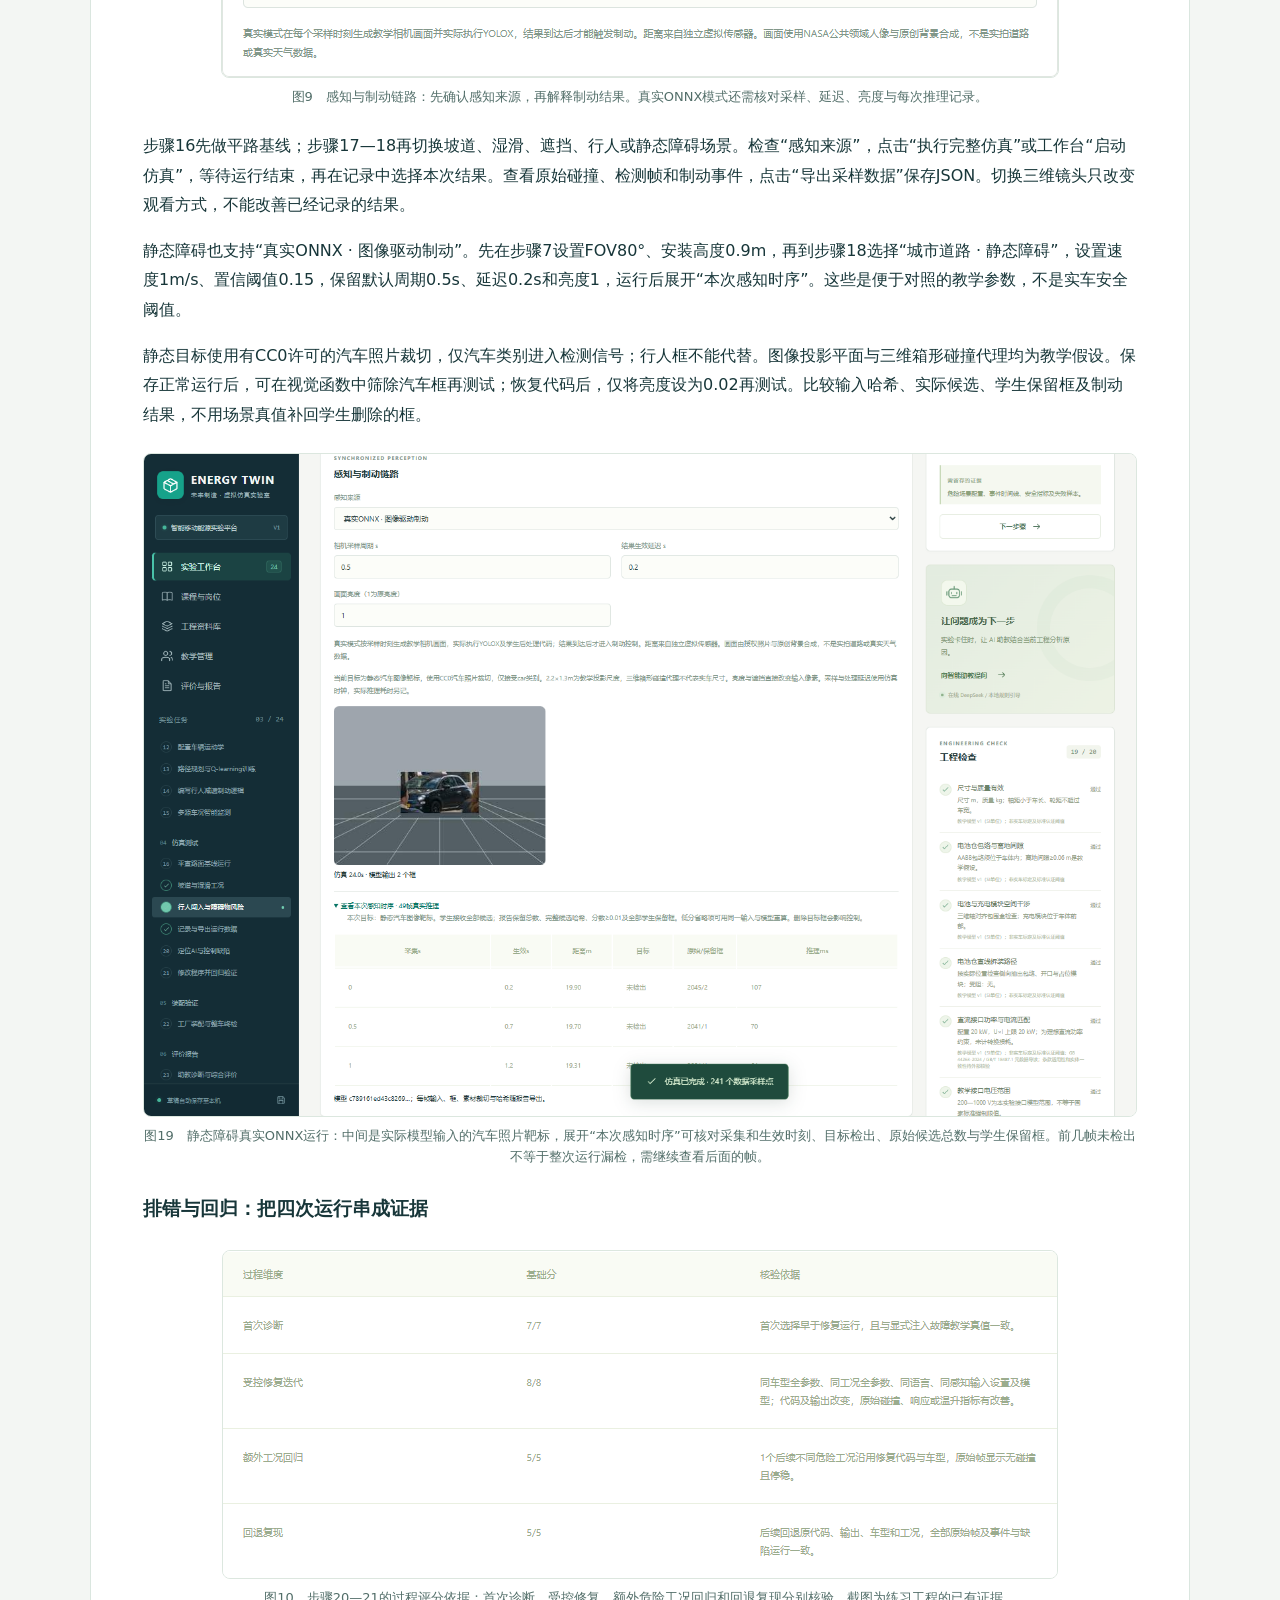
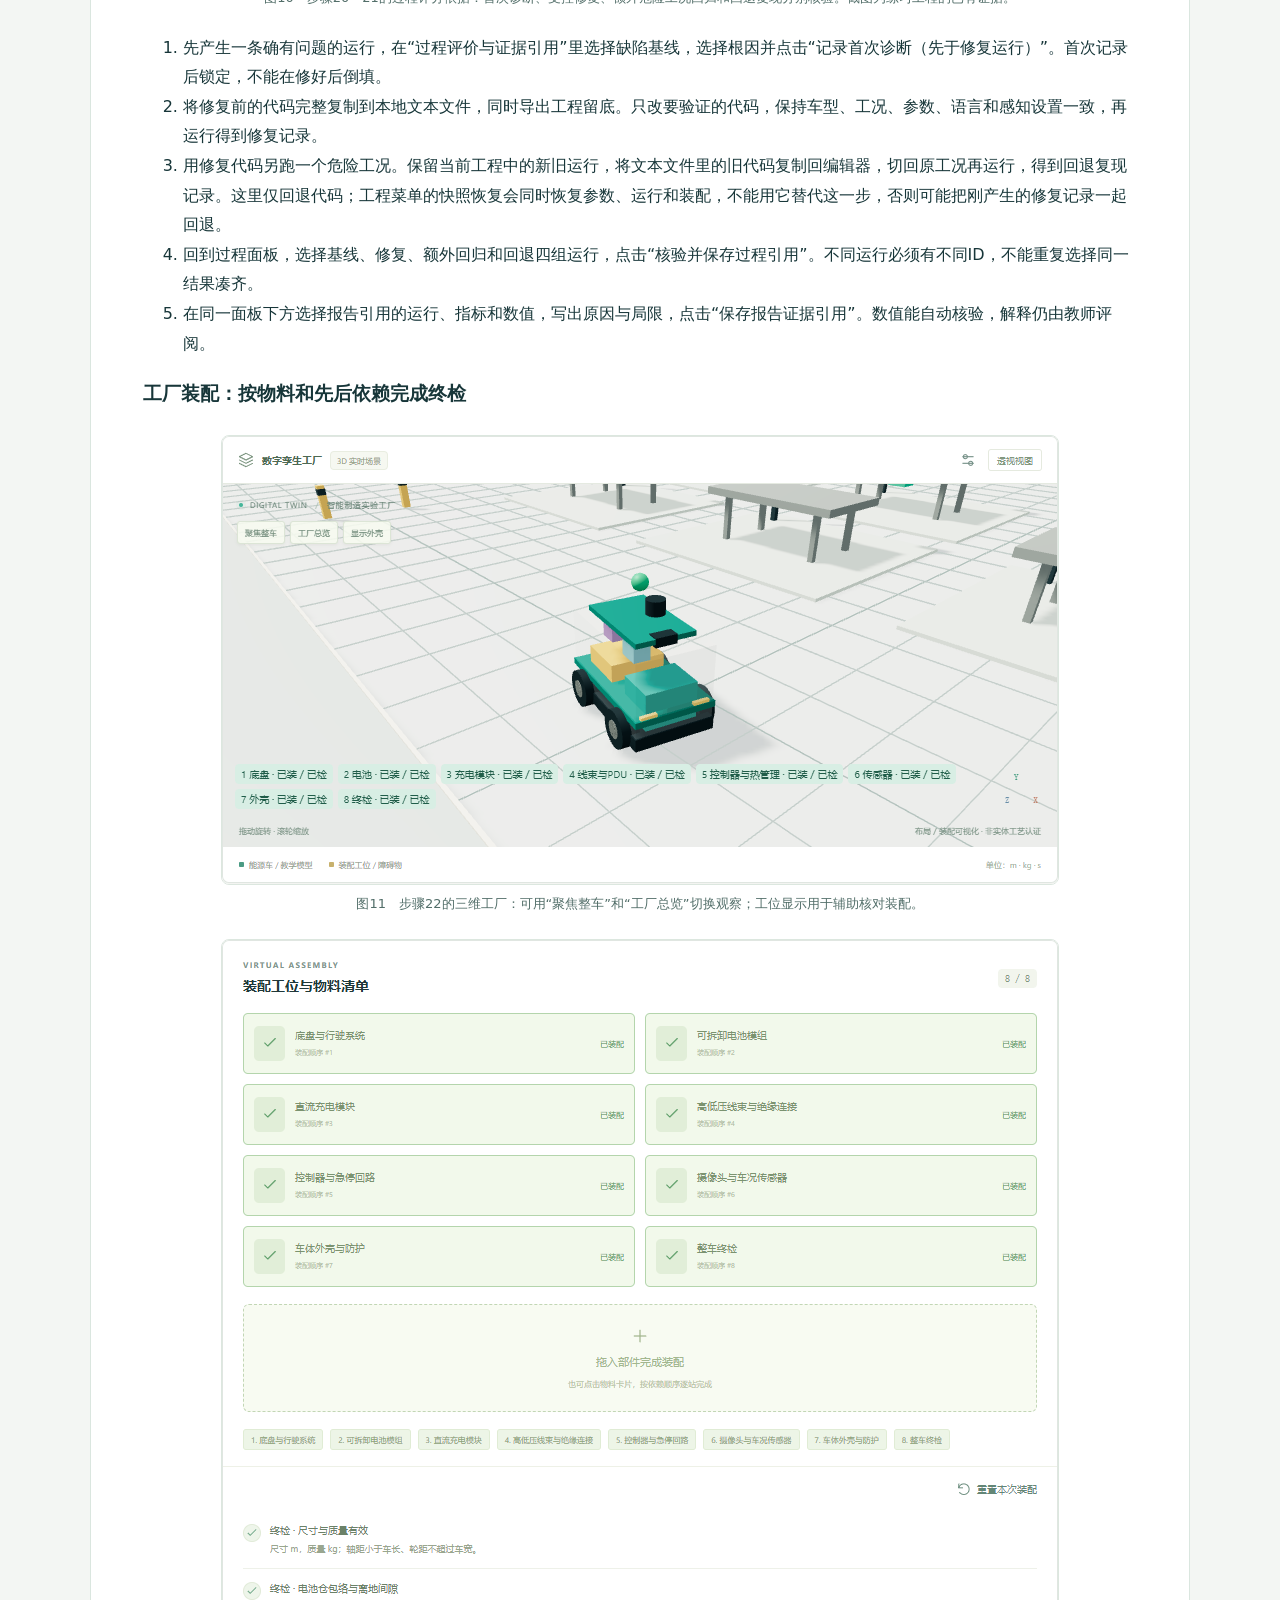
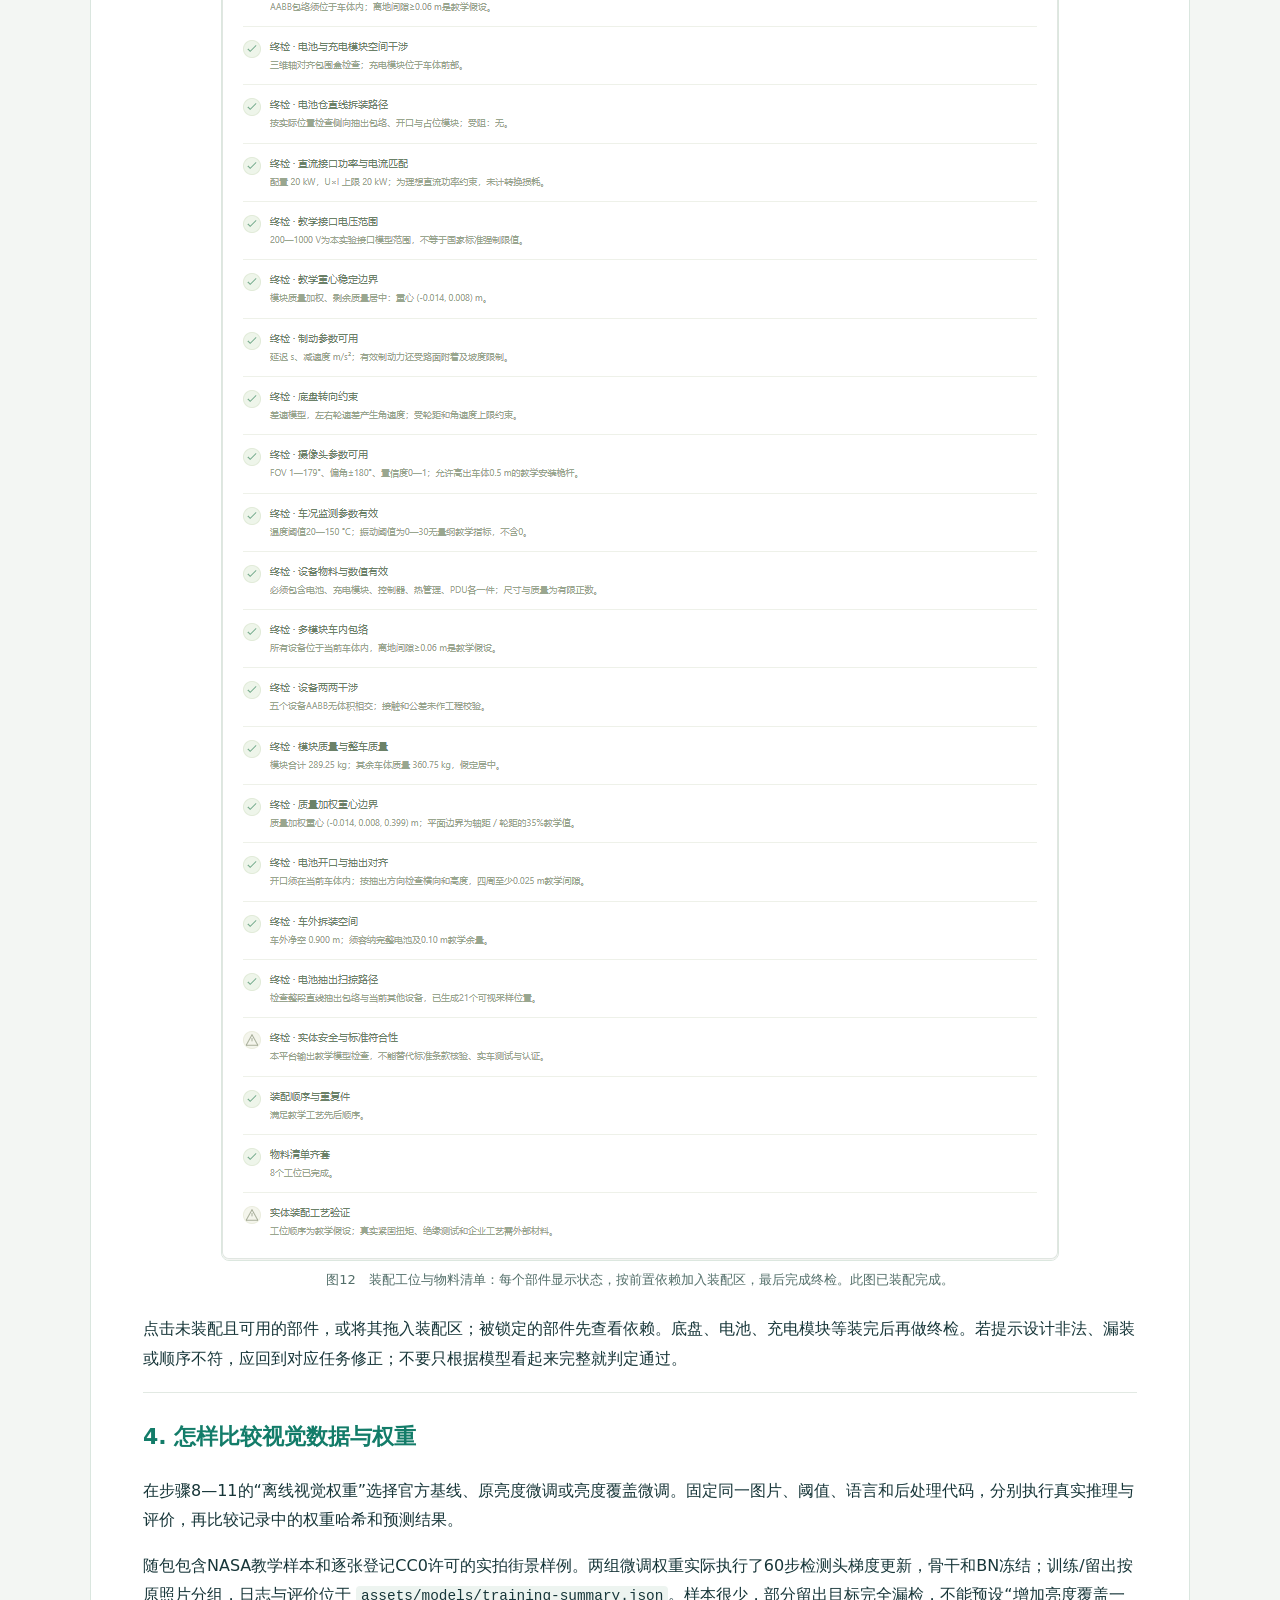
<file: manual.html>
<!doctype html><html lang="zh-CN"><meta charset="utf-8"><meta name="viewport" content="width=device-width,initial-scale=1"><title>移动能源智造实验室 1.2 使用说明</title><style>
*{box-sizing:border-box}body{margin:0;background:#f3f6f3;color:#173639;font:16px/1.85 system-ui,"Microsoft YaHei",sans-serif}main{max-width:1100px;margin:36px auto;padding:40px 52px;background:#fff;border:1px solid #dae6df;border-radius:16px;min-width:0}h1{font-size:30px}h2{font-size:22px;padding-top:24px;border-top:1px solid #e2e9e3;color:#137c69}h1,h2,h3,h4,p,li,figcaption,a{overflow-wrap:anywhere}a{color:#087f6a}code{font-family:ui-monospace,Consolas,monospace;font-size:.9em;background:#edf4f0;padding:2px 5px;border-radius:4px}pre{background:#152e32;color:#f1f7f5;padding:20px;overflow:auto;max-width:100%;border-radius:8px}pre code{background:none;color:inherit;padding:0}.table{overflow:auto;max-width:100%}table{border-collapse:collapse;width:100%;font-size:14px}td,th{border:1px solid #dce7df;padding:10px 14px;vertical-align:top;text-align:left}th{background:#eaf4ee}nav{font-size:14px;color:#526e69}.badge{display:inline-block;background:#e8f4ed;padding:4px 12px;border-radius:20px}footer{margin-top:36px;color:#607670;font-size:13px}.manual-figure{margin:24px 0;max-width:100%;break-inside:avoid;page-break-inside:avoid}.manual-figure img{display:block;max-width:100%;width:auto;height:auto;margin:0 auto;border:1px solid #dce7df;border-radius:8px}.manual-figure figcaption{margin-top:8px;color:#526e69;font-size:13px;line-height:1.65;text-align:center;break-before:avoid;page-break-before:avoid}@media(max-width:700px){main{margin:0;padding:20px;border-radius:0}h1{font-size:25px}.manual-figure{margin:18px 0}}@page{size:A4;margin:14mm 12mm}@media print{body{background:#fff;font-size:11pt;line-height:1.65}main{margin:0;padding:0;border:0;max-width:none;border-radius:0}nav{display:none}h2,h3,h4{break-after:avoid}tr,pre{break-inside:avoid}pre{white-space:pre-wrap;overflow-wrap:anywhere}.manual-figure{break-inside:avoid;page-break-inside:avoid;margin:5mm 0}.manual-figure img{max-width:100%;max-height:225mm;object-fit:contain;break-after:avoid;page-break-after:avoid}.manual-figure figcaption{break-before:avoid;page-break-before:avoid;font-size:9pt}a{color:inherit}footer{display:none}}
</style><main><nav><span class="badge">离线使用说明 · 1.2.0</span>　浏览器按 Ctrl+F 查找；按 Ctrl+P 打印或保存PDF。</nav><h1>移动能源智造实验室 1.2 使用说明</h1><nav class="contents" aria-label="使用说明目录"><a style="display:inline-block;margin:4px 14px 4px 0" href="#section-1">1. 启动与停止</a><a style="display:inline-block;margin:4px 14px 4px 0" href="#section-2">2. 第一次体验：助教完整操作</a><a style="display:inline-block;margin:4px 14px 4px 0" href="#section-3">3. 学生独立完成24步</a><a style="display:inline-block;margin:4px 14px 4px 0" href="#section-4">4. 怎样比较视觉数据与权重</a><a style="display:inline-block;margin:4px 14px 4px 0" href="#section-5">5. 感知、制动和故障解释</a><a style="display:inline-block;margin:4px 14px 4px 0" href="#section-6">6. 智能助教与自动操作的区别</a><a style="display:inline-block;margin:4px 14px 4px 0" href="#section-7">7. 教师使用</a><a style="display:inline-block;margin:4px 14px 4px 0" href="#section-8">8. 数据保存、导出与删除</a><a style="display:inline-block;margin:4px 14px 4px 0" href="#section-9">9. 备份、恢复和换电脑</a><a style="display:inline-block;margin:4px 14px 4px 0" href="#section-10">10. 校园部署</a><a style="display:inline-block;margin:4px 14px 4px 0" href="#section-11">11. 常见问题</a></nav>
<p>适用版本：1.2.0，Windows 64位单机与校园教学部署。推荐第一次使用选择“园区机器人 + Python”。本软件的车辆、充电、温升、道路和安全计算是注明假设的教学模型；实拍样例与真实模型推理均保留来源，不输出实车认证结论。</p>
<p>这份说明包含20张真实界面截图；2026-10-22更新资料库、助教工程上下文、模型切换、局域网、静态障碍图像感知及执行器故障说明。实验截图来自实际执行的练习工程与隔离验收工程；教师截图使用独立测试库里的示例班级。图中的运行ID、时间、班级码和数值用于说明位置，请以你自己的当前记录为准。</p>
<p><strong>第一次使用</strong>：先读第1节，再按第2节看完整操作。<strong>自己做实验</strong>：按第3节的24步表和操作图逐段完成。<strong>教师上课</strong>：读第7节；<strong>换电脑或清理数据</strong>：先读第8—9节。HTML可点击目录、放大页面；PDF适合打印，截图可放大查看。</p>
<h2 id="section-1">1. 启动与停止</h2>
<ol><li>将运行包完整解压到有写入权限的普通目录，不要直接在ZIP中运行。保留 assets、dist、backend、scripts、vendor 和 requirements.txt。</li><li>电脑须已安装64位Python 3.12。当前开发电脑已具备；换电脑前可运行 <code>py -3.12 --version</code> 核对。已构建运行包不需要安装Node.js、PyTorch或联网下载模型。</li><li>双击根目录“启动实验室.cmd”。首次启动会创建 <code>.runtime</code> 独立环境并从 <code>vendor/wheels</code> 安装固定版本依赖，随后自动打开浏览器；以后启动会复用该环境。</li><li>常用地址为 <code>http://127.0.0.1:8765</code>。请用Chrome或Edge，保留启动窗口；关闭窗口或按Ctrl+C停止服务。</li><li>若8765被其他程序占用，不要强行结束其他程序。可在项目目录运行 <code>py -3.12 scripts/launch.py --port 8790</code>，打开提示的新地址。</li></ol>
<p>主程序与学生代码运行器分别使用两个本机端口，运行器端口自动选择。默认只允许本机访问。断开外网仍可做基础实验；在线助教连接方式按实际配置与界面状态确认。</p>
<p><strong>从机房其他电脑访问</strong>：本次局域网入口为 <code>https://192.168.11.76:9443</code>，运行器使用9444端口。先按<a href="lan-guide.html">局域网使用说明</a>安装主机管理员提供的 <code>EnergyTwin-LAN-CA.cer</code> 公钥证书，再重启Chrome并访问该地址。其他电脑无需安装Python或复制整套项目；主机须保持开机和服务运行。主机系统管理员已放行指定IP的9443、9444端口，来源限定本地子网；另一台设备的实际连通仍待现场确认。本机原入口 <code>http://127.0.0.1:8765</code> 继续保留。</p>
<figure class="manual-figure"><img src="manual-images/01-workspace.png" alt="图1　工作台全貌：左侧切换任务，上方选择工程，中间查看三维场景，右侧修改当前步骤参数。画面是已完成的自动操作副本，首次新建不会显示24/24。" decoding="async"><figcaption>图1　工作台全貌：左侧切换任务，上方选择工程，中间查看三维场景，右侧修改当前步骤参数。画面是已完成的自动操作副本，首次新建不会显示24/24。</figcaption></figure>
<p>进入页面后先认准四个位置：左侧“实验工作台／课程与岗位／教学管理／评价与报告”；页面上方的工程名称下拉菜单；工作台标题旁的“助教自动操作、保存工程、启动仿真”；右侧参数区的“校验并记录参数”。查看本说明的入口在页面右上方“使用说明”。</p>
<p><strong>看到什么才算启动成功</strong>：能打开工作台，页面没有模型或运行器加载错误，点击左侧任务后中间内容和右侧参数同步切换。不要通过双击 <code>dist/index.html</code> 使用平台，应从启动脚本提供的本机地址进入。</p>
<h2 id="section-2">2. 第一次体验：助教完整操作</h2>
<ol><li>打开实验工作台，点击“助教自动操作”。</li><li>阅读面板说明，点击“新建完整 24 步工程”。系统先把当前工程完整备份到当前浏览器，再创建新的自动操作副本，不覆盖原工程。</li><li>观察步骤和操作日志。它实际运行推理、学生代码、强化学习、危险工况、修复回归、装配和报告；需要计算时请等待当前步结束。</li><li>点击“停止”可停止后续动作；当前计算可能需要退出或到超时点。停止或失败后可继续，刷新后也保留已保存的中断位置。</li><li>自动操作完成后，在评价与报告页查看原始数据；点击“导出自动操作副本与日志”保留练习工程和操作日志。点击“保存副本并恢复原工程”回到自动操作前的状态。</li></ol>
<figure class="manual-figure"><img src="manual-images/02-operator.png" alt="图2　助教自动操作面板：上方三个入口决定执行范围；中间进度条显示计划位置；下方保留操作日志。此图为实际执行24步后的完成状态。" decoding="async"><figcaption>图2　助教自动操作面板：上方三个入口决定执行范围；中间进度条显示计划位置；下方保留操作日志。此图为实际执行24步后的完成状态。</figcaption></figure>
<p><strong>最省事的体验顺序</strong>：点击绿色“新建完整24步工程” → 等待进度完成 → 查看运行与报告 → 导出练习工程 → 保存副本并恢复原工程。运行中“停止代操作”可用，完成后会变灰，属于正常状态。不要为了观察自动操作去修改原工程的任务绑定或正式分数。</p>
<p>“复制并执行当前步”“复制并从当前步继续”适合局部观察；缺少前置产物或参数非法时会明确停止，需要先修复。完整操作使用固定的园区Python示例，便于复现。自动操作生成的测验答案、诊断和报告有自动生成标记，不能当作学生独立完成的作业或正式成绩。恢复备份只对当前账号、当前浏览器有效；清除本站数据会删除本机备份，先导出需要保留的工程。</p>
<h2 id="section-3">3. 学生独立完成24步</h2>
<div class="table"><table>
<tr><th>步骤</th><th>怎样操作</th><th>应保存或观察什么</th></tr>
<tr><td>1</td><td>进入课程与岗位、工程资料库，学习规范导读并完成测验</td><td>前测、资料来源和行业规范的适用范围；不要把教学阈值写成标准条文</td></tr>
<tr><td>2</td><td>选择车型、输入工程名、新建工程；需要服务器保存时先注册登录</td><td>工程ID、语言、保存与刷新恢复</td></tr>
<tr><td>3—4</td><td>修改尺寸，在布局面板选择和移动设备，点击校验</td><td>电池包络、干涉、重心；保留非法参数和修复后的对照</td></tr>
<tr><td>5</td><td>配置车辆和接口参数，进入充电状态机，依次连接、握手、预充和充电</td><td>不兼容接口和故障会阻止充电；断开、复位后再尝试</td></tr>
<tr><td>6</td><td>调整侧向/后向抽出方向、开口、净空及阻挡模块</td><td>抽出包络、门洞和空间检查，不只看车体外观</td></tr>
<tr><td>7—8</td><td>设置相机视角和位置，选择样本、模型；也可导入本地图片与JSON标注</td><td>图片、标注、权重与输入SHA-256；本地导入原图刷新后要重新选择</td></tr>
<tr><td>9—11</td><td>选择Python或JavaScript，编辑视觉后处理代码，执行推理与标注评价</td><td>同一图片下调整阈值，比较TP/FP/FN、precision与recall；高阈值可能增加漏检</td></tr>
<tr><td>12—13</td><td>核对底盘运动学，设置训练回合、学习率和探索率，运行Q-learning</td><td>真实Q表更新、训练日志、栅格路径和连续车辆跟踪；二者成功率分别看</td></tr>
<tr><td>14—15</td><td>编写并运行安全控制、车况监测逻辑，配置温度/振动等阈值</td><td>代码输出、错误、制动时序；可用无故障记录拟合监测基线，与异常记录对照</td></tr>
<tr><td>16—19</td><td>先跑平路，再跑坡道、湿滑、行人、障碍等场景，导出数据</td><td>本次运行ID、车辆与代码版本、帧、事件、停止距离和碰撞；回放不会改变原始数据</td></tr>
<tr><td>20</td><td>选择故障基线，先记录首次诊断再修改代码</td><td>故障类型、根因、基线运行ID；助教建议需要用日志验证</td></tr>
<tr><td>21</td><td>同条件修改代码复测，增加一个不同危险工况回归，再回退旧代码复现</td><td>缺陷、修复、回归、回退四组独立运行；在过程面板选择对应引用并核验</td></tr>
<tr><td>22</td><td>回到工厂，按底盘、电池、充电模块、线束、控制器、传感器、外壳、终检顺序装配</td><td>漏装、错序和非法设计会阻止终检；设计修改会使相关完成状态过期</td></tr>
<tr><td>23</td><td>打开智能助教提问，核对评价明细</td><td>当前工程和所选运行的证据；区分离线规则和在线模型</td></tr>
<tr><td>24</td><td>选择真实运行与指标，保存数值引用，撰写假设、分析、结论并导出</td><td>JSON原始报告、可打印HTML和CSV；正式结论由教师审阅</td></tr>
</table></div>
<p>修改代码、设计或模型后，应重新运行受影响实验。完成勾选是流程状态，不能代替结果证据。建议每次重要改动先保存版本，并记录改了什么、预期怎样变化。</p>
<p>规划模块的到达率来自宿主对完整路线的连续跟踪评测；主工况默认只运行24秒，显示这段时间内的轨迹、偏差和安全事件。路段检查通过不代表已经到达完整规划路线终点，需分别查看规划评测和主运行的时长、终点位置。</p>
<h3>设计与电池拆装：先看包络，再看外观</h3>
<figure class="manual-figure"><img src="manual-images/03-layout.png" alt="图3　步骤4／6的布局面板：点击有颜色的模块选择设备，修改下方位置和尺寸；抽出方向、门洞和净空在同一面板中设置。" decoding="async"><figcaption>图3　步骤4／6的布局面板：点击有颜色的模块选择设备，修改下方位置和尺寸；抽出方向、门洞和净空在同一面板中设置。</figcaption></figure>
<ol><li>点击左侧“内部布局”或“可拆卸电池仓”对应任务，在图中选择电池、充电模块等设备，也可点击图例选择。</li><li>调整X/Y/Z位置和长宽高；需要时在顶视图拖动。X沿车长、Y沿车宽，Z表示高度，单位为米。</li><li>选择侧向或后向抽出，填写门洞尺寸与车外净空，点击“播放直线抽出”。动画表示所设路径，是否可拆装还要看扫掠包络和检查结果。</li><li>在右侧点击“校验并记录参数”，向下查看工程检查。修正干涉后再次校验，保留修改前后的版本。</li></ol>
<figure class="manual-figure"><img src="manual-images/04-charge.png" alt="图4　步骤5的充电状态机：参数应用后，按连接、开始／继续、单步或自动推进的顺序操作；底部保留能量、SOC和事件。" decoding="async"><figcaption>图4　步骤5的充电状态机：参数应用后，按连接、开始／继续、单步或自动推进的顺序操作；底部保留能量、SOC和事件。</figcaption></figure>
<p>充电操作从“应用参数并新建记录”开始，然后“连接接口” → “开始／继续”。想看握手、预充等状态变化时选择每次1秒并用“单步推进”；查看能量与SOC变化时可选60秒或300秒。出现故障先看事件原因，再停止、复位或断开。改参数后必须重新应用，不能沿用旧参数记录继续。</p>
<h3>视觉与代码：固定输入，逐项比较</h3>
<figure class="manual-figure"><img src="manual-images/05-model-picker.png" alt="图5　步骤8—11的模型选择：官方基线和两组教学微调权重各有说明，展开记录可查看真实训练及留出评价。" decoding="async"><figcaption>图5　步骤8—11的模型选择：官方基线和两组教学微调权重各有说明，展开记录可查看真实训练及留出评价。</figcaption></figure>
<figure class="manual-figure"><img src="manual-images/06-vision.png" alt="图6　真实街景推理示例：左侧是实际检测框，右侧“执行真实推理”，下方“使用随包标注计算 precision / recall”用于评价。模型会出现误检和漏检。" decoding="async"><figcaption>图6　真实街景推理示例：左侧是实际检测框，右侧“执行真实推理”，下方“使用随包标注计算 precision / recall”用于评价。模型会出现误检和漏检。</figcaption></figure>
<ol><li>在步骤8—11选择图片和“离线视觉权重”。第一次建议选官方基线与随包图片，不用先导入数据。</li><li>点击“执行真实推理”，等待完成。框上的百分比是该候选的分数，不是整套数据的准确率。</li><li>点击“使用随包标注计算 precision / recall”，展开“标注单个人体 / IoU ≥ 0.5 评价”，看TP、FP、FN和标注对应情况。</li><li>只改一个条件，例如后处理阈值，再执行推理和评价。比较时确认图片、权重、语言、代码版本与阈值；不要把不同输入下的分数直接当作改进。</li></ol>
<figure class="manual-figure"><img src="manual-images/07-code.png" alt="图7　代码实验区：右上切换语言，中间编辑experiment.py／experiment.js，下方“运行代码”；点击“运行输出”查看结果，点击“恢复模板”还原当前语言代码。" decoding="async"><figcaption>图7　代码实验区：右上切换语言，中间编辑experiment.py／experiment.js，下方“运行代码”；点击“运行输出”查看结果，点击“恢复模板”还原当前语言代码。</figcaption></figure>
<p>先选Python或JavaScript，再编辑同一份实验代码中的相应函数。模板包含训练、视觉后处理、控制和监测逻辑，切换左侧步骤不会自动生成另一份代码。修改后点击“运行代码”，再点“运行输出”看结果；出现语法错误、输出格式错误或超时，先修代码再做工况。“恢复模板”会覆盖当前语言的编辑内容，操作前先保存。</p>
<h3>路径训练与工况：训练成功后还要看车辆跟踪</h3>
<figure class="manual-figure"><img src="manual-images/08-training.png" alt="图8　步骤13的真实训练结果：栅格路线、奖励曲线、Q表和连续跟踪评测分别展示，不能仅凭曲线上升判断车辆成功到达。" decoding="async"><figcaption>图8　步骤13的真实训练结果：栅格路线、奖励曲线、Q表和连续跟踪评测分别展示，不能仅凭曲线上升判断车辆成功到达。</figcaption></figure>
<p>在右侧填写回合、学习率、折扣因子、探索率和随机种子，运行训练。先与A*参考路线比较，再核对车辆连续跟踪的到达率、碰撞和轨迹偏差。训练日志与Q表随工程保存；固定种子适合复现实验，改种子适合观察稳定性。</p>
<figure class="manual-figure"><img src="manual-images/09-perception.png" alt="图9　感知与制动链路：先确认感知来源，再解释制动结果。真实ONNX模式还需核对采样、延迟、亮度与每次推理记录。" decoding="async"><figcaption>图9　感知与制动链路：先确认感知来源，再解释制动结果。真实ONNX模式还需核对采样、延迟、亮度与每次推理记录。</figcaption></figure>
<p>步骤16先做平路基线；步骤17—18再切换坡道、湿滑、遮挡、行人或静态障碍场景。检查“感知来源”，点击“执行完整仿真”或工作台“启动仿真”，等待运行结束，再在记录中选择本次结果。查看原始碰撞、检测帧和制动事件，点击“导出采样数据”保存JSON。切换三维镜头只改变观看方式，不能改善已经记录的结果。</p>
<p>静态障碍也支持“真实ONNX · 图像驱动制动”。先在步骤7设置FOV80°、安装高度0.9m，再到步骤18选择“城市道路 · 静态障碍”，设置速度1m/s、置信阈值0.15，保留默认周期0.5s、延迟0.2s和亮度1，运行后展开“本次感知时序”。这些是便于对照的教学参数，不是实车安全阈值。</p>
<p>静态目标使用有CC0许可的汽车照片裁切，仅汽车类别进入检测信号；行人框不能代替。图像投影平面与三维箱形碰撞代理均为教学假设。保存正常运行后，可在视觉函数中筛除汽车框再测试；恢复代码后，仅将亮度设为0.02再测试。比较输入哈希、实际候选、学生保留框及制动结果，不用场景真值补回学生删除的框。</p>
<figure class="manual-figure"><img src="manual-images/19-static-target.png" alt="图19　静态障碍真实ONNX运行：中间是实际模型输入的汽车照片靶标，展开“本次感知时序”可核对采集和生效时刻、目标检出、原始候选总数与学生保留框。前几帧未检出不等于整次运行漏检，需继续查看后面的帧。" decoding="async"><figcaption>图19　静态障碍真实ONNX运行：中间是实际模型输入的汽车照片靶标，展开“本次感知时序”可核对采集和生效时刻、目标检出、原始候选总数与学生保留框。前几帧未检出不等于整次运行漏检，需继续查看后面的帧。</figcaption></figure>
<h3>排错与回归：把四次运行串成证据</h3>
<figure class="manual-figure"><img src="manual-images/10-process.png" alt="图10　步骤20—21的过程评分依据：首次诊断、受控修复、额外危险工况回归和回退复现分别核验。截图为练习工程的已有证据。" decoding="async"><figcaption>图10　步骤20—21的过程评分依据：首次诊断、受控修复、额外危险工况回归和回退复现分别核验。截图为练习工程的已有证据。</figcaption></figure>
<ol><li>先产生一条确有问题的运行，在“过程评价与证据引用”里选择缺陷基线，选择根因并点击“记录首次诊断（先于修复运行）”。首次记录后锁定，不能在修好后倒填。</li><li>将修复前的代码完整复制到本地文本文件，同时导出工程留底。只改要验证的代码，保持车型、工况、参数、语言和感知设置一致，再运行得到修复记录。</li><li>用修复代码另跑一个危险工况。保留当前工程中的新旧运行，将文本文件里的旧代码复制回编辑器，切回原工况再运行，得到回退复现记录。这里仅回退代码；工程菜单的快照恢复会同时恢复参数、运行和装配，不能用它替代这一步，否则可能把刚产生的修复记录一起回退。</li><li>回到过程面板，选择基线、修复、额外回归和回退四组运行，点击“核验并保存过程引用”。不同运行必须有不同ID，不能重复选择同一结果凑齐。</li><li>在同一面板下方选择报告引用的运行、指标和数值，写出原因与局限，点击“保存报告证据引用”。数值能自动核验，解释仍由教师评阅。</li></ol>
<h3>工厂装配：按物料和先后依赖完成终检</h3>
<figure class="manual-figure"><img src="manual-images/11-factory.png" alt="图11　步骤22的三维工厂：可用“聚焦整车”和“工厂总览”切换观察；工位显示用于辅助核对装配。" decoding="async"><figcaption>图11　步骤22的三维工厂：可用“聚焦整车”和“工厂总览”切换观察；工位显示用于辅助核对装配。</figcaption></figure>
<figure class="manual-figure"><img src="manual-images/12-assembly.png" alt="图12　装配工位与物料清单：每个部件显示状态，按前置依赖加入装配区，最后完成终检。此图已装配完成。" decoding="async"><figcaption>图12　装配工位与物料清单：每个部件显示状态，按前置依赖加入装配区，最后完成终检。此图已装配完成。</figcaption></figure>
<p>点击未装配且可用的部件，或将其拖入装配区；被锁定的部件先查看依赖。底盘、电池、充电模块等装完后再做终检。若提示设计非法、漏装或顺序不符，应回到对应任务修正；不要只根据模型看起来完整就判定通过。</p>
<h2 id="section-4">4. 怎样比较视觉数据与权重</h2>
<p>在步骤8—11的“离线视觉权重”选择官方基线、原亮度微调或亮度覆盖微调。固定同一图片、阈值、语言和后处理代码，分别执行真实推理与评价，再比较记录中的权重哈希和预测结果。</p>
<p>随包包含NASA教学样本和逐张登记CC0许可的实拍街景样例。两组微调权重实际执行了60步检测头梯度更新，骨干和BN冻结；训练/留出按原照片分组，日志与评价位于 <code>assets/models/training-summary.json</code>。样本很少，部分留出目标完全漏检，不能预设“增加亮度覆盖一定更好”，也不能把一次误检归因于亮度增强。亮度变换也不等于真实夜间、雨雾或不同相机数据。详细方法见“视觉数据与权重对照”。</p>
<p>浏览器提供推理、代码后处理与评价；检测网络的微调在教师准备环境离线执行，不在学生浏览器中训练。课堂不需要安装训练工具。</p>
<h2 id="section-5">5. 感知、制动和故障解释</h2>
<ul><li>“合成信号”模式适合快速分析控制机理；它不是图像模型检测结果。</li><li>“真实图像推理”模式实际执行ONNX，检测结果到达控制链路后才可触发逻辑；图像来自教学合成相机，距离由独立虚拟传感器提供。</li><li><code>detectedFrames=0</code> 仅表示控制链路没有有效检测，不能直接判断模型原始输出一定没框。应分层检查原始候选、阈值/NMS、学生输出与可用时刻。</li><li><code>brakeResponse=-1</code> 表示没有成对的请求与有效机械响应记录，不能当作零延迟；没有制动事件时停止距离为0不能当成制动效果好。</li><li>“制动执行器完全失效”独立于制动延迟。运行后查看请求与实际执行曲线：<code>brakeCommand</code>是当前请求，<code>brakeDemand</code>是延迟后送达请求，<code>brake</code>是实际执行比例，<code>brakeDeceleration</code>是机械减速度。失效时有请求但机械输出为0。选择同工况“无故障”可做对照；切换故障是另一次运行，不能当作学生修复了硬件。应停用检修，调阈值或减速只能缓解风险，不能取得硬件的软件修复分。</li><li>工况含故意注入的漏检、延迟、执行器失效、过热、偏置与规划问题。点击“重跑固定工况（11项）”会保留失败；执行器故障失败项用于诊断，不要求把它改成通过。</li><li>图像报告保存完整候选总数和哈希、分数≥0.01的候选及所有学生保留框，低分省略范围另有标识；学生运行时仍接收全部候选。原始输入图和模型哈希可用于重新推理核对。</li><li>三维行人步态、轮胎转动和位置插值用于回放显示。碰撞、最小间距和成绩仍使用原始物理帧与事件计算。</li></ul>
<figure class="manual-figure"><img src="manual-images/20-brake-actuator.png" alt="图20　执行器失效的实际运行：学生请求曲线升起，实际执行仍为0；下方送达和失效事件说明请求已到，但机械减速度为0。此例发生1次教学碰撞，不能将碰撞后速度归零解释成制动有效。" decoding="async"><figcaption>图20　执行器失效的实际运行：学生请求曲线升起，实际执行仍为0；下方送达和失效事件说明请求已到，但机械减速度为0。此例发生1次教学碰撞，不能将碰撞后速度归零解释成制动有效。</figcaption></figure>
<h2 id="section-6">6. 智能助教与自动操作的区别</h2>
<p>“智能助教”结合当前工程与学生作业状态回答：读取当前步骤、已完成操作、最新布局校验、代码、最近运行和报错。登录保存的工程会核对真实作业要求、提交状态和教师反馈。浏览器草稿不能直接视为已提交或已评分。提问可以写：“这次运行检测帧为0，应该先查哪一层？”或“侧向抽出需要多大净空？请按当前电池宽度解释。”系统能保存同一工程的多轮对话；切换工程或账号不会自动把其他工程的上下文混入。</p>
<p>“助教自动操作”是用户主动启动的固定教学操作器，动作范围在界面中列明。它不执行大模型返回的命令，不修改正式教师成绩，不删除账号或数据，不代替学生提交作业。</p>
<p>直接在空白输入框提问或继续追问，无需先点击示例。 打开面板会自动聚焦输入框；Enter发送，Shift+Enter换行。中文输入法确认候选词时不会发送；等待回答时可继续写下一条草稿，回车不会重复提交。顶部“已配置”表示具备请求条件；每条成功回复标明“DeepSeek 实时回答”和模型名称。在线请求失败会显示具体原因及“重新发送这条问题”；本地规则检查默认折叠，只有主动展开才显示，不作为在线回答混入后续对话。</p>
<p>默认本机配置使用离线规则。运营人员可在实际数据目录的 <code>assistant-settings.json</code> 中设置 <code>{&quot;onlineEnabled&quot;:true}</code>，或设置 <code>ENERGY_ASSISTANT_MODE=online</code>，并在服务端配置DeepSeek密钥后启用在线助教。本机访问的主机与连接来源均为loopback时允许访客提问；校园或远程访问必须登录。密钥不写入浏览器，也不随运行包分发。连接失败、超时或空答复时查看本条回答的模式及原因，不只看顶部配置状态。</p>
<h3>切换在线助教模型</h3>
<p>平台使用DeepSeek官方对话API：<code>https://api.deepseek.com/chat/completions</code>。默认模型为 <code>deepseek-flash</code>（当前官方名称DeepSeek-V4.1-Flash），可切换为 <code>deepseek-v4-pro</code>（DeepSeek-V4-Pro）。列表标明来自官方文档、实时查询还是缓存，模型名称以每条成功回答实际返回的ID为准。</p>
<ol><li>打开“实验助教”，找到“助教模型”，查看当前已保存的模型。</li><li>展开选择框，选择要使用的模型，点击“保存模型”。没有点击保存前，仍使用原先设置。</li><li>保存成功后发送下一条问题。切换不会清空当前对话，也不会移除工程、作业进度或已选择的项目文件。</li><li>检查新回答旁的实际模型名称，确认本次调用使用的模型。已有回答仍保留当时的模型标识。</li><li>点击“刷新模型列表”可以重新查询官方可选模型。刷新失败会保留当前选择与缓存，请查看具体提示；提问失败也不会悄悄改用另一个模型。</li></ol>
<p>当前电脑的本机访问可直接保存；校园或远程访问只有管理员可修改本机构默认模型，教师和学生只能查看。如选择框不可修改，请由机构管理员操作。密钥与API地址只能由服务端配置，不在助教面板输入。切换模型不改变实验评分规则。</p>
<p>已保存的模型优先于服务端 <code>DEEPSEEK_MODEL</code> 环境变量。设置写入实际数据目录的 <code>assistant-settings.json</code>，不会关闭已有在线开关；换电脑使用新解压的运行包时，需重新配置在线开关和服务端密钥。接口说明见<a href="https://api-docs.deepseek.com/api/create-chat-completion/">DeepSeek对话API</a>和<a href="https://api-docs.deepseek.com/api/list-models/">模型列表API</a>。</p>
<h3>添加项目文件让助教一起查看</h3>
<ol><li>打开“实验助教”，点击“添加项目文件”，选择要讨论的文件，再输入具体问题并发送。</li><li>支持 <code>.json</code>、<code>.py</code>、<code>.js</code>、<code>.ts</code>、<code>.tsx</code>、<code>.jsx</code>、<code>.md</code>、<code>.txt</code>、<code>.csv</code>、<code>.log</code>、<code>.yaml</code>、<code>.yml</code>；最多5份，单份文件不超过2MB。</li><li>实际用于提问的文本每份最多16,000字符、合计最多48,000字符。单份超长时显示截断提示；总量超限时先移除文件或缩短内容。不要把截断后的回答当成对整份文件的完整审查。</li><li>选择完整导出的工程JSON时，平台提取代码、报告、训练概况及最近3次运行摘要，避免直接发送整段轨迹。助教只能看到本次请求提供的片段，不能默认读取整个磁盘、目录或其他工程。</li><li>文件列表按账号与工程隔离，保存在本次页面会话；切换工程显示各自文件，刷新后需要重新选择。移除不需要的文件后再发送下一次问题。</li></ol>
<p>本轮用实际界面连续验证5次在线问答：净空不足时指出0.53m缺口；将平台净空改为0.97m后识别通过及0.24m余量；换题后解释当前Python中的1.37限速；按第13步真实任务指导训练；读取已完成的第2步和实际触发的 unknown_speed 报错，指出当前训练缺少的产物。未登录的提交状态保留“未核实”。失败提示、规则折叠和原问题重试另外使用模拟响应核对，未冒充真实断网。核验记录见 <code>docs/evidence-reference-library/assistant-platform-qa.json</code>。</p>
<p>模型切换另做了两次真实请求：分别保存Pro与Flash后，回答显示实际调用的模型，并继续读取第14步、当前代码中的1.37限速及已有对话。共8项检查通过，检查后已恢复Flash默认设置。此项检查验证本机的模型保存与问答，不代替其他设备的局域网连接验收。</p>
<figure class="manual-figure"><img src="manual-images/13-assistant.png" alt="图13　助教面板的模型设置与真实回答：选择“助教模型”后点击“保存模型”；新回答保留实际模型名称，并结合当前步骤、代码和对话解释问题。" decoding="async"><figcaption>图13　助教面板的模型设置与真实回答：选择“助教模型”后点击“保存模型”；新回答保留实际模型名称，并结合当前步骤、代码和对话解释问题。</figcaption></figure>
<p>实际使用时先选择你要分析的运行，再打开助教。展开“提问示例”后，点击“排查故障”等示例会填入问题，仍需点“发送问题”。回答出现了错误的运行ID或缺少证据，就回到运行列表核对，补齐问题后再次提问。聊天助教只给建议；要让平台展示完整操作，使用第2节的“助教自动操作”。</p>
<h2 id="section-7">7. 教师使用</h2>
<p>本次部署已准备管理员 <code>lab_admin</code> 和教师 <code>lab_teacher</code>。口令仅保存在主机的 <code>data/管理账号.txt</code>，不写入本说明或运行包；由主机管理员分别交付对应账号的口令。管理员可修改本机构助教模型和数据管理设置，教师负责自己的班级、任务与批阅，教师的模型设置为只读。</p>
<ol><li>运营人员在项目目录用 <code>.runtime/Scripts/python.exe scripts/manage.py create-user teacher1 --role teacher</code> 创建教师。密码在终端隐藏输入，没有默认密码。</li><li>教师登录后进入教学管理，建立班级、向学生提供班级码并发布任务。</li><li>学生登录加入班级，从任务建立工程，完成实验后提交。提交保存当时的不可变快照；后续编辑草稿不覆盖已提交版本。</li><li>教师选择作业和学生提交，查看代码、运行、报告和过程证据，填写反馈与正式分数。规则自动估分和教师正式评分分开展示。</li><li>需要时调整评分权重并冻结版本。已有绑定工程和历史报告按冻结规则解释，不能用后来权重改写旧结果。</li></ol>
<p>导出前查看评价明细。若视觉项提示“视觉代码或实验输入已变化”，回步骤10/11，按最终图片、权重、代码和参数重新执行真实推理及标注评价，再返回报告。步骤标记表示曾执行操作，不能代替当前有效证据；失效项不计分。</p>
<p>自动估分可复算，但不是防篡改考试系统。首次试教应人工复核学生解释、课时与目标机房表现。</p>
<figure class="manual-figure"><img src="manual-images/16-teacher.png" alt="图14　教师的班级、任务与评分配置：左侧创建班级和发布任务，右侧设置并冻结评分权重。画面中的账号、班级和任务为合成示例。" decoding="async"><figcaption>图14　教师的班级、任务与评分配置：左侧创建班级和发布任务，右侧设置并冻结评分权重。画面中的账号、班级和任务为合成示例。</figcaption></figure>
<p>教师登录后先点“加载教师数据”。在“班级与任务”输入班级名并创建，将本班班级码发给学生；填好任务名后点该班“发布任务”。学生需登录自己的账号加入班级，并从任务进入实验。正式提交后，教师在教学管理查看提交、填写反馈；不要把浏览器里的助教自动操作副本直接当作学生独立作业。</p>
<h2 id="section-8">8. 数据保存、导出与删除</h2>
<p>未保存草稿按账号保存在当前浏览器，服务端工程在 <code>data/energy.sqlite3</code>；可通过 <code>ENERGY_DATA_DIR</code> 指定其他目录。导入原图主要保存在当前页面内存，助教自动操作备份保存在当前浏览器IndexedDB。</p>
<p>登录后在教学管理中的“账号与学习数据”可以导出本人的服务端学习数据、删除本人未提交工程和申请注销。重要操作须填写界面显示的确认文字和当前账号密码。删除账号包括本人提交及评分；如只想移除草稿，不要选择注销。</p>
<p>机构管理员可在同一面板按学生导出或删除，转移班级负责人、设置机构保留天数并执行到期清理。默认不设置学习数据自动删除期限。设置后在服务启动或手动清理时处理到期且无活动的学习明细；账号、班级作业、冻结规则和审计不随之清除。</p>
<p>已提交作业引用的工程不能单独删除；有班级等依赖的教师/管理员注销会被拒绝，先转移职责。当前浏览器清理只处理当前账号范围。历史备份、已下载报告和其他设备数据需要由持有人另行处理，删除后恢复旧备份可能重新出现旧数据。详细范围见“数据管理”。</p>
<figure class="manual-figure"><img src="manual-images/17-data.png" alt="图15　账号与学习数据：先导出自己的服务端数据；删除工程、注销账号等操作分别展开，并按界面要求确认。示例使用测试教师账号。" decoding="async"><figcaption>图15　账号与学习数据：先导出自己的服务端数据；删除工程、注销账号等操作分别展开，并按界面要求确认。示例使用测试教师账号。</figcaption></figure>
<h3>每次实验结束：保留能再次打开的工程</h3>
<figure class="manual-figure"><img src="manual-images/14-report.png" alt="图16　评价与报告页：上方“导出全部原始数据”保留完整工程，概览显示规则估分与证据进度。自动操作副本的完成状态不能当作正式成绩。" decoding="async"><figcaption>图16　评价与报告页：上方“导出全部原始数据”保留完整工程，概览显示规则估分与证据进度。自动操作副本的完成状态不能当作正式成绩。</figcaption></figure>
<figure class="manual-figure"><img src="manual-images/15-report-export.png" alt="图17　报告填写与导出：分别写设计假设、实验分析和结论；“生成并下载实验报告”导出JSON，“下载可打印报告HTML”用于阅读和打印。" decoding="async"><figcaption>图17　报告填写与导出：分别写设计假设、实验分析和结论；“生成并下载实验报告”导出JSON，“下载可打印报告HTML”用于阅读和打印。</figcaption></figure>
<p>推荐保存三类文件：<strong>完整工程JSON</strong>用于恢复继续编辑；<strong>报告JSON／HTML</strong>用于交作业和阅读；<strong>关键运行CSV</strong>用于独立绘图分析。导出后检查文件能打开、运行ID正确。恢复工程时，点顶部工程名称下拉菜单 → “导入工程JSON”选择完整工程文件；不要把CSV或截图当作工程导入。</p>
<h2 id="section-9">9. 备份、恢复和换电脑</h2>
<p>备份命令（目标文件须尚不存在）：</p>
<pre><code>.runtime/Scripts/python.exe scripts/manage.py backup backups/course-2026-10-21.sqlite3</code></pre>
<p>停止服务后恢复：</p>
<pre><code>.runtime/Scripts/python.exe scripts/manage.py restore backups/course-2026-10-21.sqlite3</code></pre>
<p>恢复会保留原数据库的回滚副本并撤销旧会话。浏览器草稿和IndexedDB备份不包含在数据库备份中；换电脑前请单独导出工程和报告。更新程序前先备份用户数据，不能把发布ZIP当作个人数据备份。</p>
<h2 id="section-10">10. 校园部署</h2>
<p>单机教学直接使用默认localhost。本次局域网以校园模式运行：主站 <code>https://192.168.11.76:9443</code>，独立代码运行器9444，只绑定当前局域网IP并限制所在子网访问。登录后使用工程、班级与在线助教；模型切换仅本机构管理员可保存。主站与原本机入口共用服务端数据库，但浏览器草稿按访问地址分别保存。换入口前，先登录并保存到服务端，或导出完整工程JSON后在新入口导入。</p>
<p>主机使用PowerShell 7运行 <code>scripts/start-lan.ps1 -Address 192.168.11.76</code>；防火墙需系统管理员运行 <code>scripts/allow-lan-firewall.ps1</code>，仅放行本地子网的9443、9444端口。其他电脑须先信任主机提供的CA公钥证书。具体步骤、证书向导与排查见<a href="lan-guide.html">局域网使用说明</a>，学校正式域名和反向代理配置见[校园部署](校园部署.md)。不要共享服务器私钥、密钥、数据库或账号口令文件。</p>
<p>本机操作检查通过不代表学校域名、HTTPS、低配电脑或班级并发已经验证。跨校推广、企业真实任务、标准正文适用性和教学效果须结合对应实际材料验收。</p>
<h2 id="section-11">11. 常见问题</h2>
<h3>资料库：怎样打开原PDF或官网页面</h3>
<figure class="manual-figure"><img src="manual-images/18-library.png" alt="图18　修订后的资料库：有PDF时打开原PDF，没有PDF时打开对应官网HTML页面。" decoding="async"><figcaption>图18　修订后的资料库：有PDF时打开原PDF，没有PDF时打开对应官网HTML页面。</figcaption></figure>
<ol><li>点击左侧“工程资料库”，输入编号或名称，例如“S04”。</li><li>点击资料名称。标“PDF原文”的直接打开原PDF文件；没有PDF的资料直接打开对应官网HTML页面。资料库不另外制作正文阅读页。</li><li>当前40条入口包括7份原PDF和33个官网HTML页面，均需要联网。代码、图示、附件和网页交互按原站提供的内容查看。</li><li>标准类HTML入口可能是标准信息页或公开通知页，是否提供全文、预览或下载，以官网实际显示为准；资料说明会标明页面类型。遇到官网人工验证、登录或访问限制，请在原站按其要求处理。</li></ol>
<div class="table"><table>
<tr><th>现象</th><th>处理</th></tr>
<tr><td>启动提示找不到Python或版本不符</td><td>安装64位Python 3.12并启用Python Launcher；重新打开启动脚本</td></tr>
<tr><td>其他电脑打不开局域网地址</td><td>确认主机服务运行、双方处于同一子网；系统管理员须先放行9443和9444。不要在其他电脑打开127.0.0.1；详见局域网使用说明</td></tr>
<tr><td>局域网页面提示证书不受信任</td><td>从主机管理员取得本次部署的CA公钥证书，安装到当前用户的“受信任的根证书颁发机构”，完全关闭并重开Chrome；不要忽略证书错误继续访问</td></tr>
<tr><td>从本机地址换成局域网地址后草稿为空</td><td>两个地址的浏览器存储分开；回原入口登录并保存服务端工程，或导出完整JSON后在新入口导入</td></tr>
<tr><td>模型/运行时文件加载失败</td><td>确认完整解压、浏览器使用localhost或HTTPS；核对assets目录，关闭错误后重试，不使用生成的占位结果</td></tr>
<tr><td>代码死循环或超时</td><td>等待运行器超时并终止，保存错误记录，恢复模板或修正循环后重跑</td></tr>
<tr><td>刷新后本地图片不见</td><td>图片原文件未上传保存；重新选择原图和标注，核对哈希一致</td></tr>
<tr><td>设计已修改但旧报告没变化</td><td>旧运行是冻结快照，重新校验设计并运行，报告中选择新运行</td></tr>
<tr><td>完成标记变为未完成</td><td>相关输入或代码已变更，重新执行受影响步骤，保留历史运行用于比较</td></tr>
<tr><td>助教显示离线规则</td><td>查看本条回答的模式，核对网络、登录与模型服务配置；在线连接恢复后重新提问</td></tr>
<tr><td>保存模型后不确定是否生效</td><td>发送一条新问题，查看该条成功回答显示的实际模型ID；已有回答不会因切换而改变</td></tr>
<tr><td>助教模型不可修改或列表刷新失败</td><td>校园/远程访问由机构管理员保存默认模型；刷新失败时先查看提示并核对服务端配置与网络，不改用未确认的模型</td></tr>
<tr><td>助教操作中断</td><td>打开代操作面板查看最后错误，修正原因后继续，或导出练习工程并恢复原工程</td></tr>
<tr><td>提示浏览器存储空间不足</td><td>保持当前页，先到评价与报告“导出全部原始数据”；确认文件已保存后再登录，从工程菜单导入完整JSON并保存到服务端。不要先刷新或切账号。大量对照实验分工程保存，避免单个本地工程无限积累运行</td></tr>
<tr><td>导出后数值与界面不同</td><td>核对选择的运行ID、冻结评分版本和单位，用 scripts/recompute-report.mjs 复算；保留原始文件供教师检查</td></tr>
</table></div>
<p>操作结束前建议导出工程、原始报告和关键CSV。最终验收范围与仍需外部证据的项目见同包“最终验收报告”。</p><footer>以本运行包的最终验收报告与实际运行证据为准。说明页无外部字体、脚本或网络依赖。</footer></main></html>
</file>
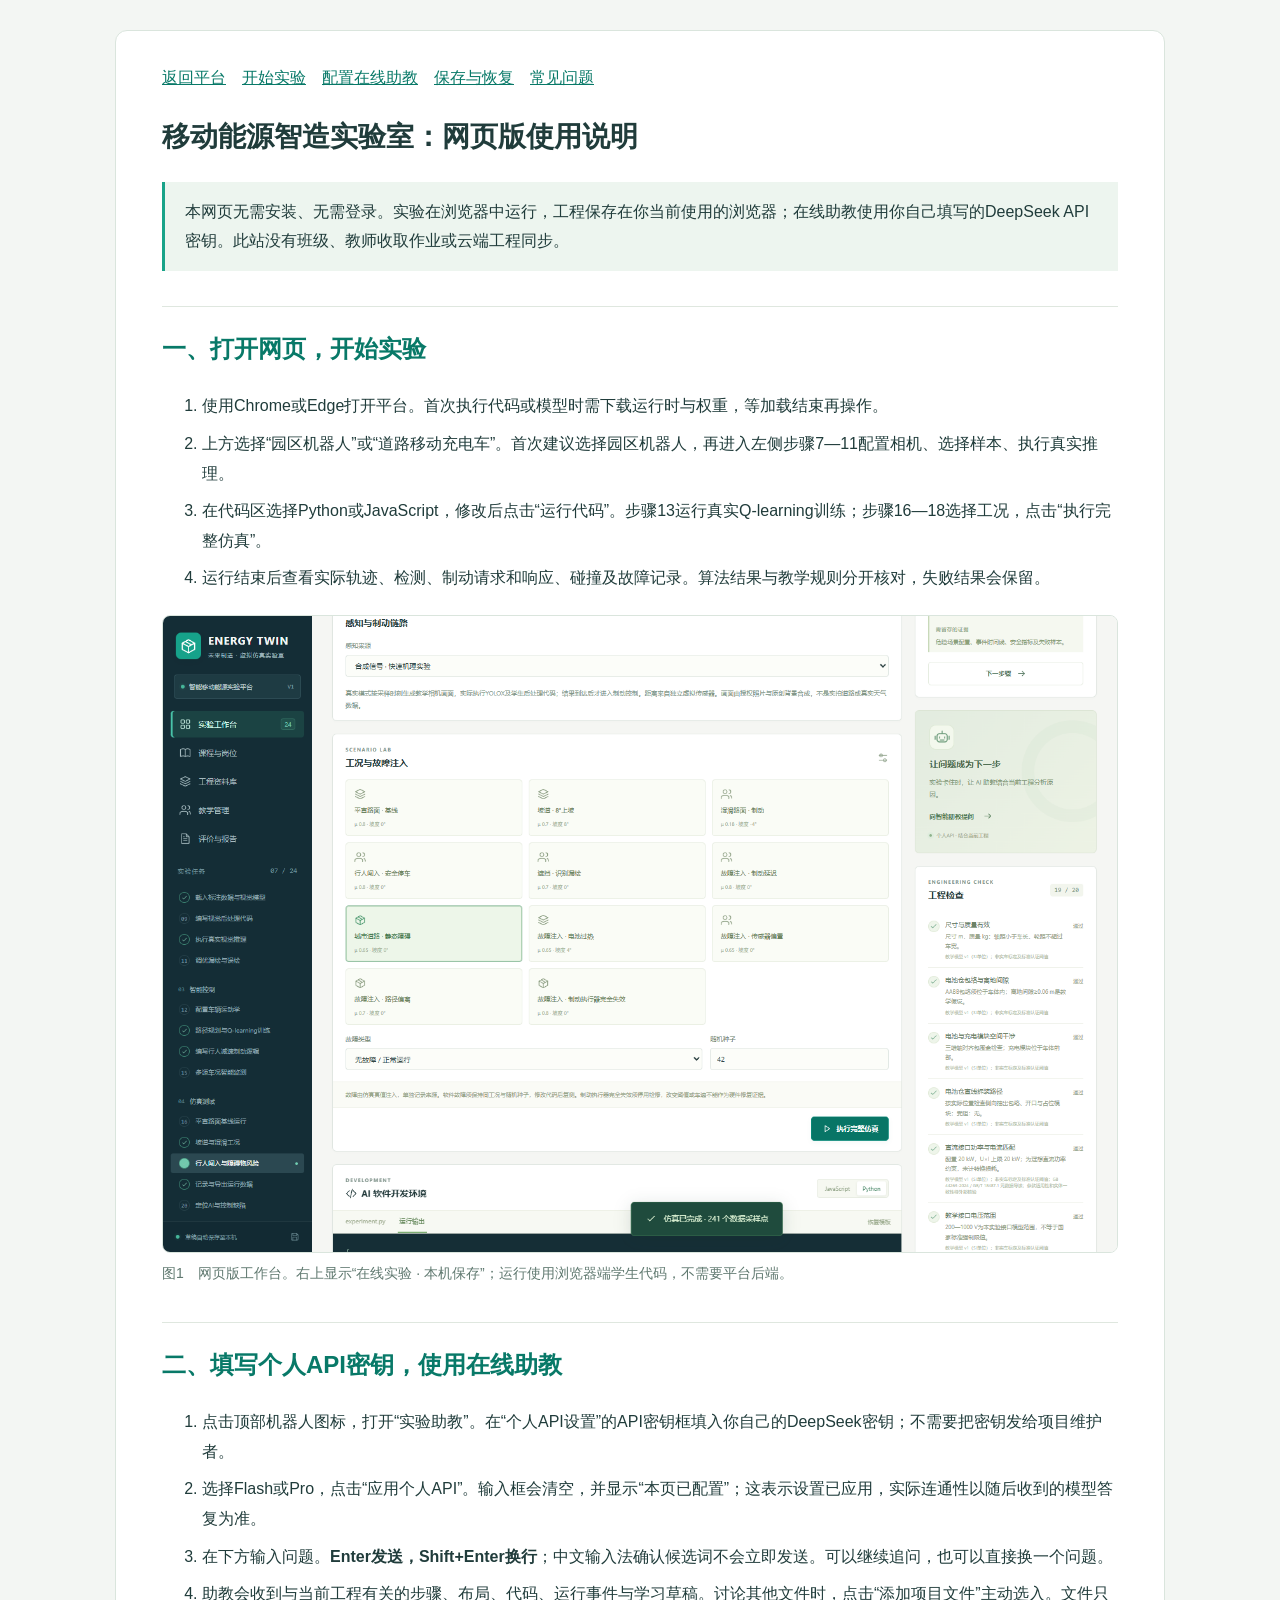
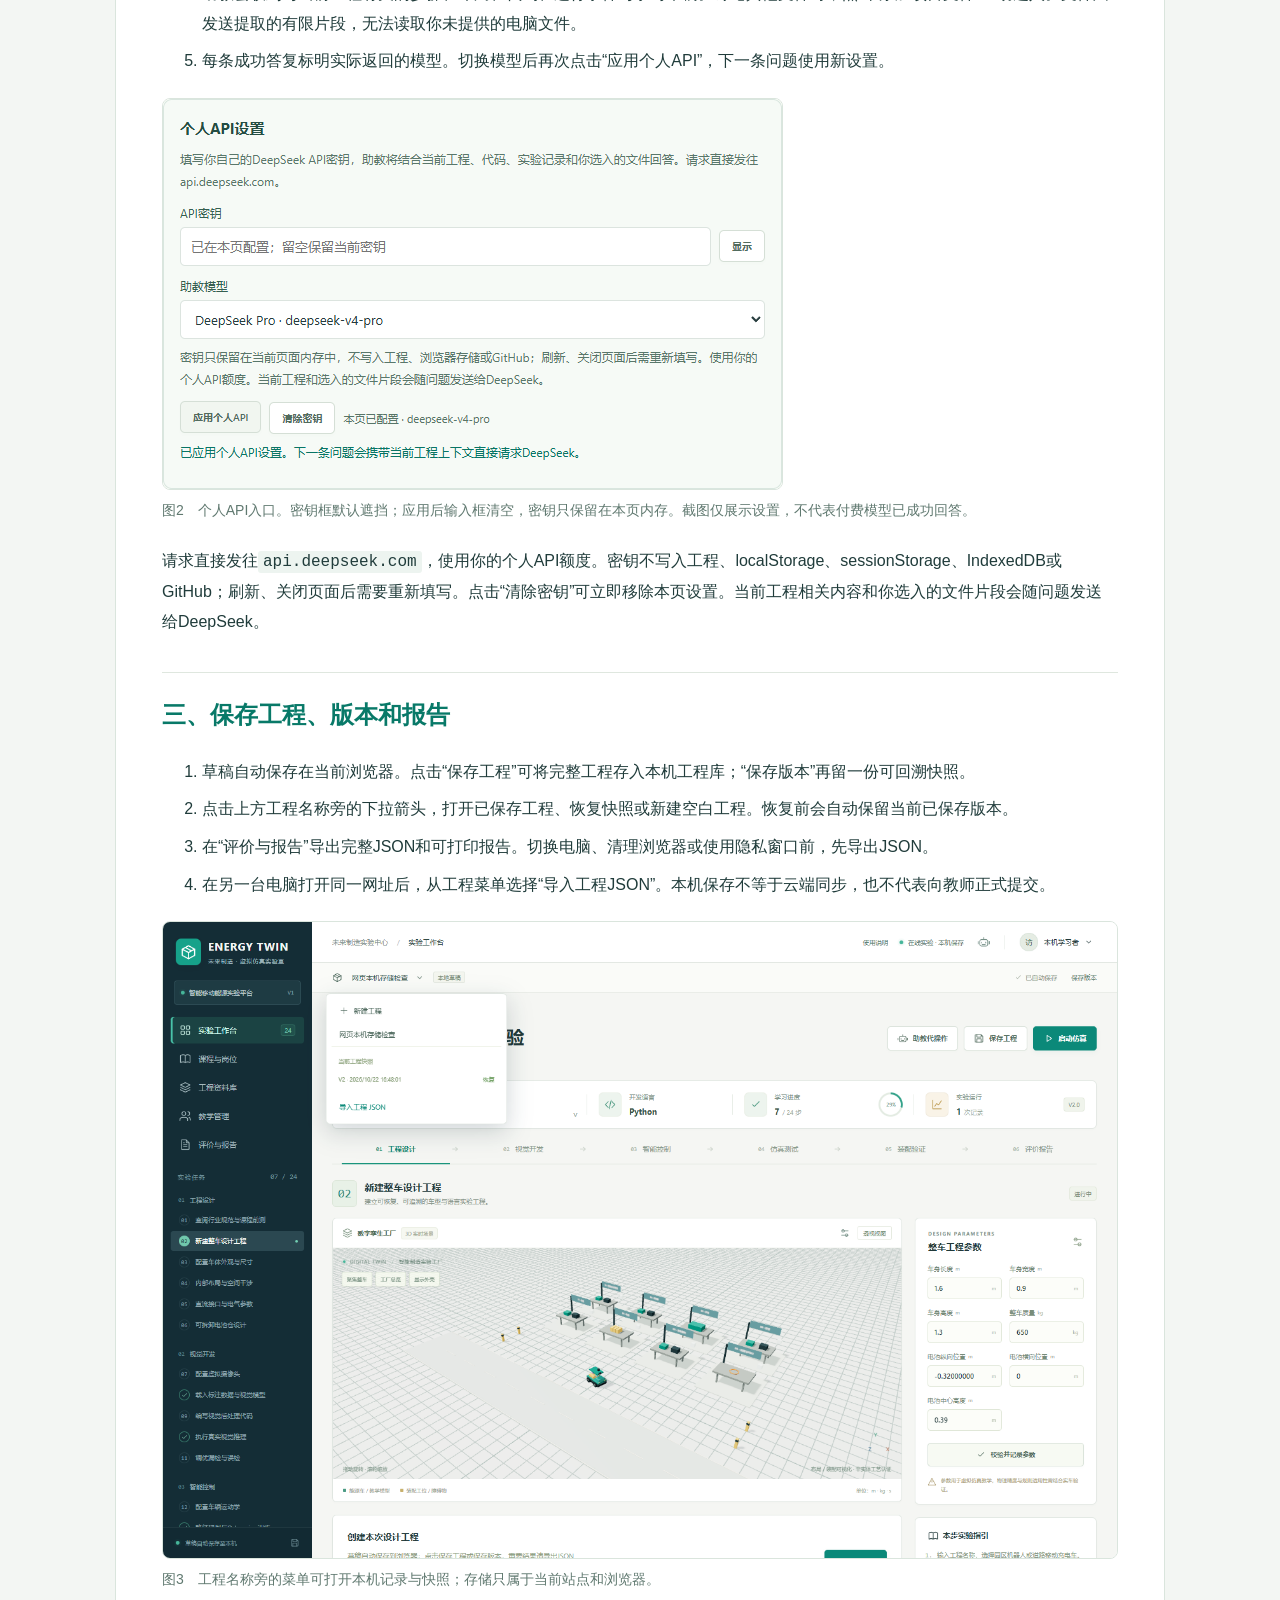
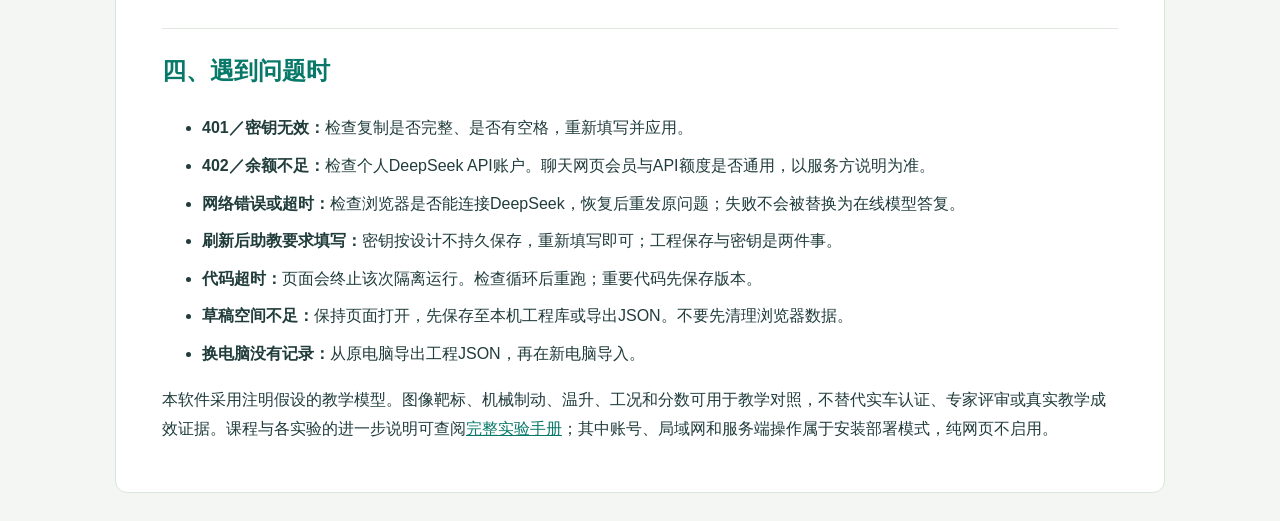
<file: online-guide.html>
<!doctype html><html lang="zh-CN"><head><meta charset="utf-8"><meta name="viewport" content="width=device-width,initial-scale=1"><title>网页版使用说明 · 移动能源智造实验室</title><style>
*{box-sizing:border-box}body{margin:0;font:16px/1.85 "Segoe UI","Microsoft YaHei",sans-serif;color:#203c3b;background:#f3f6f3}main{max-width:1050px;margin:30px auto;padding:32px 46px;background:white;border:1px solid #dae5dd;border-radius:12px}h1{font-size:28px}h2{margin-top:35px;border-top:1px solid #dfe7df;padding-top:20px;color:#087968}a{color:#087968}nav{display:flex;flex-wrap:wrap;gap:16px}figure{margin:22px 0;break-inside:avoid}img{display:block;max-width:100%;height:auto;border:1px solid #dae5dd;border-radius:8px}figcaption{font-size:14px;color:#607970;margin-top:8px}li{margin:8px 0}code{background:#edf4f0;padding:2px 5px;border-radius:3px}.note{padding:15px 20px;background:#edf5ef;border-left:3px solid #19a389}p,li,figcaption{overflow-wrap:anywhere}@media(max-width:600px){main{margin:0;padding:22px;border:0;border-radius:0}h1{font-size:24px}}@media print{body{background:white}main{margin:0;border:0;padding:0}nav{display:none}h2{break-after:avoid}}@page{size:A4;margin:15mm}
</style></head><body><main>
<nav><a href="./">返回平台</a><a href="#start">开始实验</a><a href="#key">配置在线助教</a><a href="#save">保存与恢复</a><a href="#help">常见问题</a></nav>
<h1>移动能源智造实验室：网页版使用说明</h1>
<p class="note">本网页无需安装、无需登录。实验在浏览器中运行，工程保存在你当前使用的浏览器；在线助教使用你自己填写的DeepSeek API密钥。此站没有班级、教师收取作业或云端工程同步。</p>
<h2 id="start">一、打开网页，开始实验</h2>
<ol><li>使用Chrome或Edge打开平台。首次执行代码或模型时需下载运行时与权重，等加载结束再操作。</li><li>上方选择“园区机器人”或“道路移动充电车”。首次建议选择园区机器人，再进入左侧步骤7—11配置相机、选择样本、执行真实推理。</li><li>在代码区选择Python或JavaScript，修改后点击“运行代码”。步骤13运行真实Q-learning训练；步骤16—18选择工况，点击“执行完整仿真”。</li><li>运行结束后查看实际轨迹、检测、制动请求和响应、碰撞及故障记录。算法结果与教学规则分开核对，失败结果会保留。</li></ol>
<figure><img src="static-guide-images/workbench.png" alt="网页版真实驾驶仿真工作台"><figcaption>图1　网页版工作台。右上显示“在线实验 · 本机保存”；运行使用浏览器端学生代码，不需要平台后端。</figcaption></figure>
<h2 id="key">二、填写个人API密钥，使用在线助教</h2>
<ol><li>点击顶部机器人图标，打开“实验助教”。在“个人API设置”的API密钥框填入你自己的DeepSeek密钥；不需要把密钥发给项目维护者。</li><li>选择Flash或Pro，点击“应用个人API”。输入框会清空，并显示“本页已配置”；这表示设置已应用，实际连通性以随后收到的模型答复为准。</li><li>在下方输入问题。<strong>Enter发送，Shift+Enter换行</strong>；中文输入法确认候选词不会立即发送。可以继续追问，也可以直接换一个问题。</li><li>助教会收到与当前工程有关的步骤、布局、代码、运行事件与学习草稿。讨论其他文件时，点击“添加项目文件”主动选入。文件只发送提取的有限片段，无法读取你未提供的电脑文件。</li><li>每条成功答复标明实际返回的模型。切换模型后再次点击“应用个人API”，下一条问题使用新设置。</li></ol>
<figure><img src="static-guide-images/personal-api-settings.png" alt="个人API设置：密钥输入、模型选择、应用与清除"><figcaption>图2　个人API入口。密钥框默认遮挡；应用后输入框清空，密钥只保留在本页内存。截图仅展示设置，不代表付费模型已成功回答。</figcaption></figure>
<p>请求直接发往<code>api.deepseek.com</code>，使用你的个人API额度。密钥不写入工程、localStorage、sessionStorage、IndexedDB或GitHub；刷新、关闭页面后需要重新填写。点击“清除密钥”可立即移除本页设置。当前工程相关内容和你选入的文件片段会随问题发送给DeepSeek。</p>
<h2 id="save">三、保存工程、版本和报告</h2>
<ol><li>草稿自动保存在当前浏览器。点击“保存工程”可将完整工程存入本机工程库；“保存版本”再留一份可回溯快照。</li><li>点击上方工程名称旁的下拉箭头，打开已保存工程、恢复快照或新建空白工程。恢复前会自动保留当前已保存版本。</li><li>在“评价与报告”导出完整JSON和可打印报告。切换电脑、清理浏览器或使用隐私窗口前，先导出JSON。</li><li>在另一台电脑打开同一网址后，从工程菜单选择“导入工程JSON”。本机保存不等于云端同步，也不代表向教师正式提交。</li></ol>
<figure><img src="static-guide-images/local-projects.png" alt="本机工程菜单、已保存工程与版本快照"><figcaption>图3　工程名称旁的菜单可打开本机记录与快照；存储只属于当前站点和浏览器。</figcaption></figure>
<h2 id="help">四、遇到问题时</h2>
<ul><li><strong>401／密钥无效：</strong>检查复制是否完整、是否有空格，重新填写并应用。</li><li><strong>402／余额不足：</strong>检查个人DeepSeek API账户。聊天网页会员与API额度是否通用，以服务方说明为准。</li><li><strong>网络错误或超时：</strong>检查浏览器是否能连接DeepSeek，恢复后重发原问题；失败不会被替换为在线模型答复。</li><li><strong>刷新后助教要求填写：</strong>密钥按设计不持久保存，重新填写即可；工程保存与密钥是两件事。</li><li><strong>代码超时：</strong>页面会终止该次隔离运行。检查循环后重跑；重要代码先保存版本。</li><li><strong>草稿空间不足：</strong>保持页面打开，先保存至本机工程库或导出JSON。不要先清理浏览器数据。</li><li><strong>换电脑没有记录：</strong>从原电脑导出工程JSON，再在新电脑导入。</li></ul>
<p>本软件采用注明假设的教学模型。图像靶标、机械制动、温升、工况和分数可用于教学对照，不替代实车认证、专家评审或真实教学成效证据。课程与各实验的进一步说明可查阅<a href="manual.html">完整实验手册</a>；其中账号、局域网和服务端操作属于安装部署模式，纯网页不启用。</p>
</main></body></html>
</file>
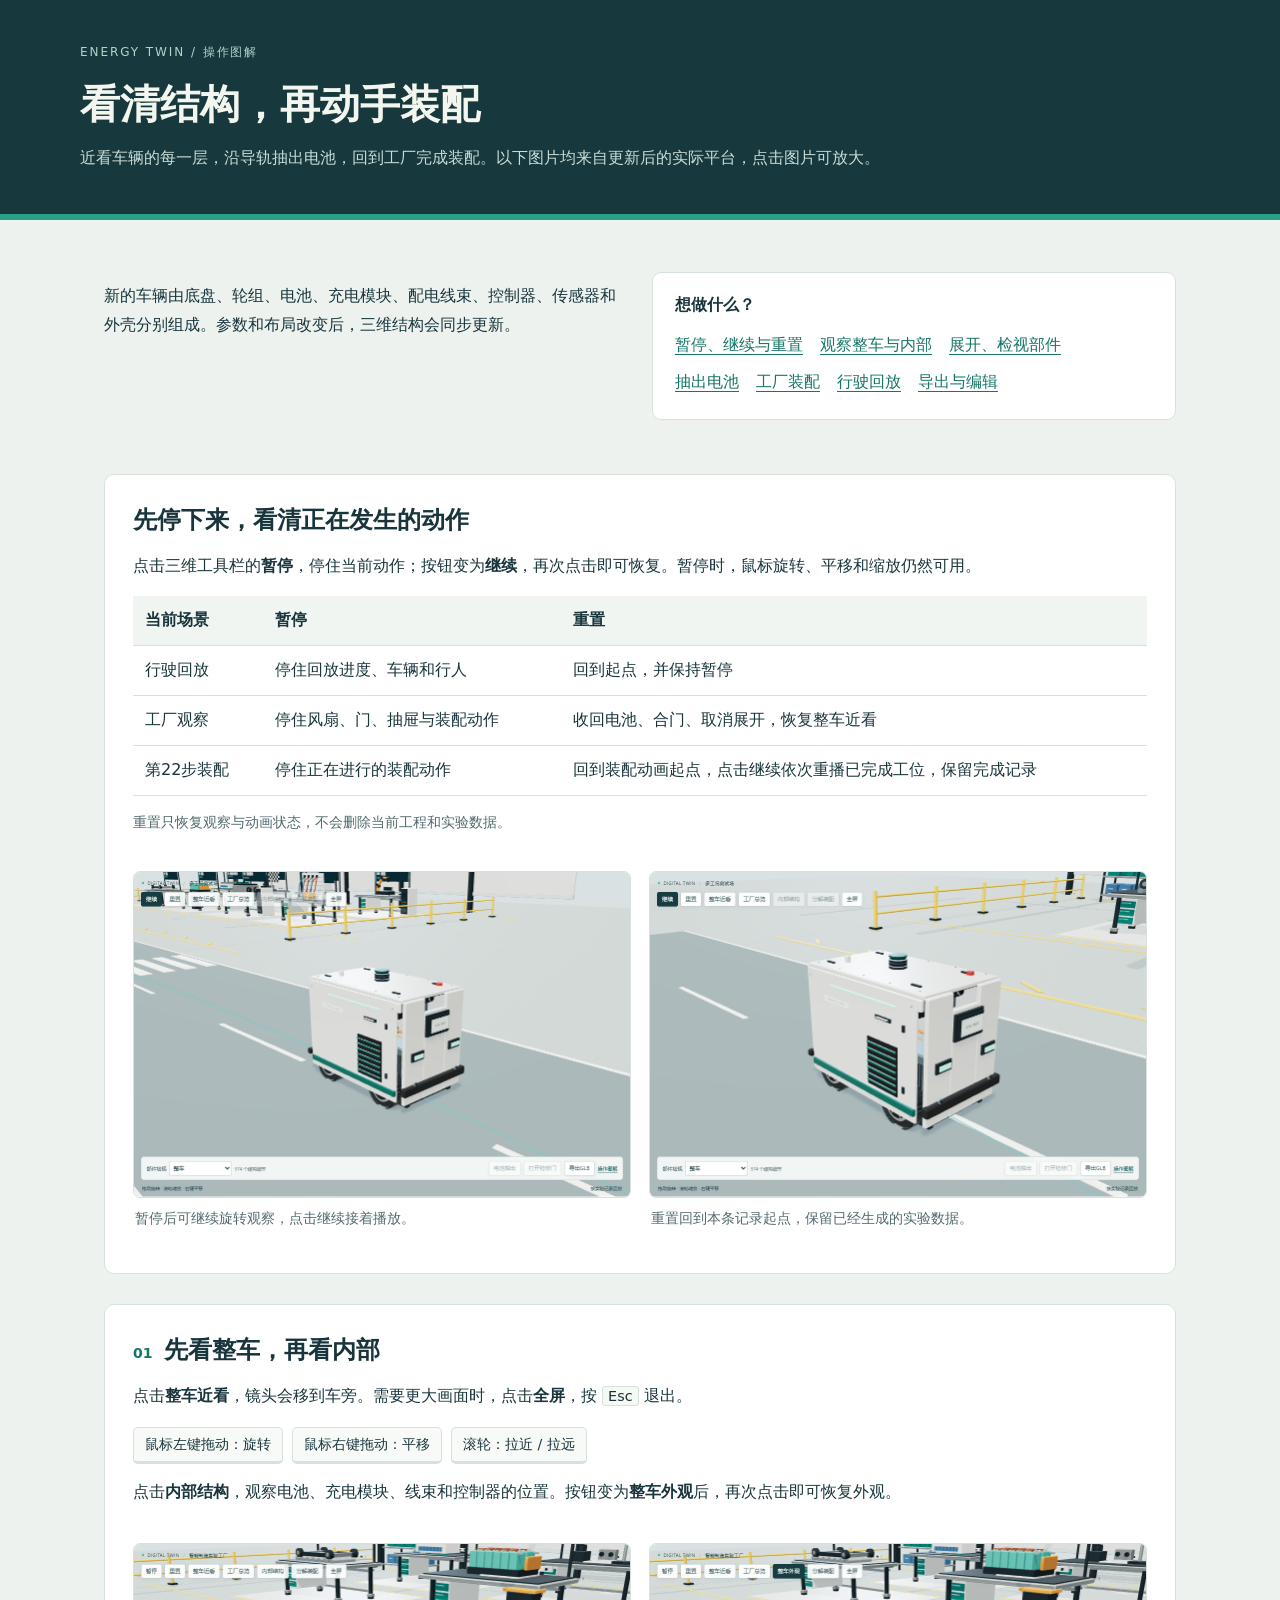
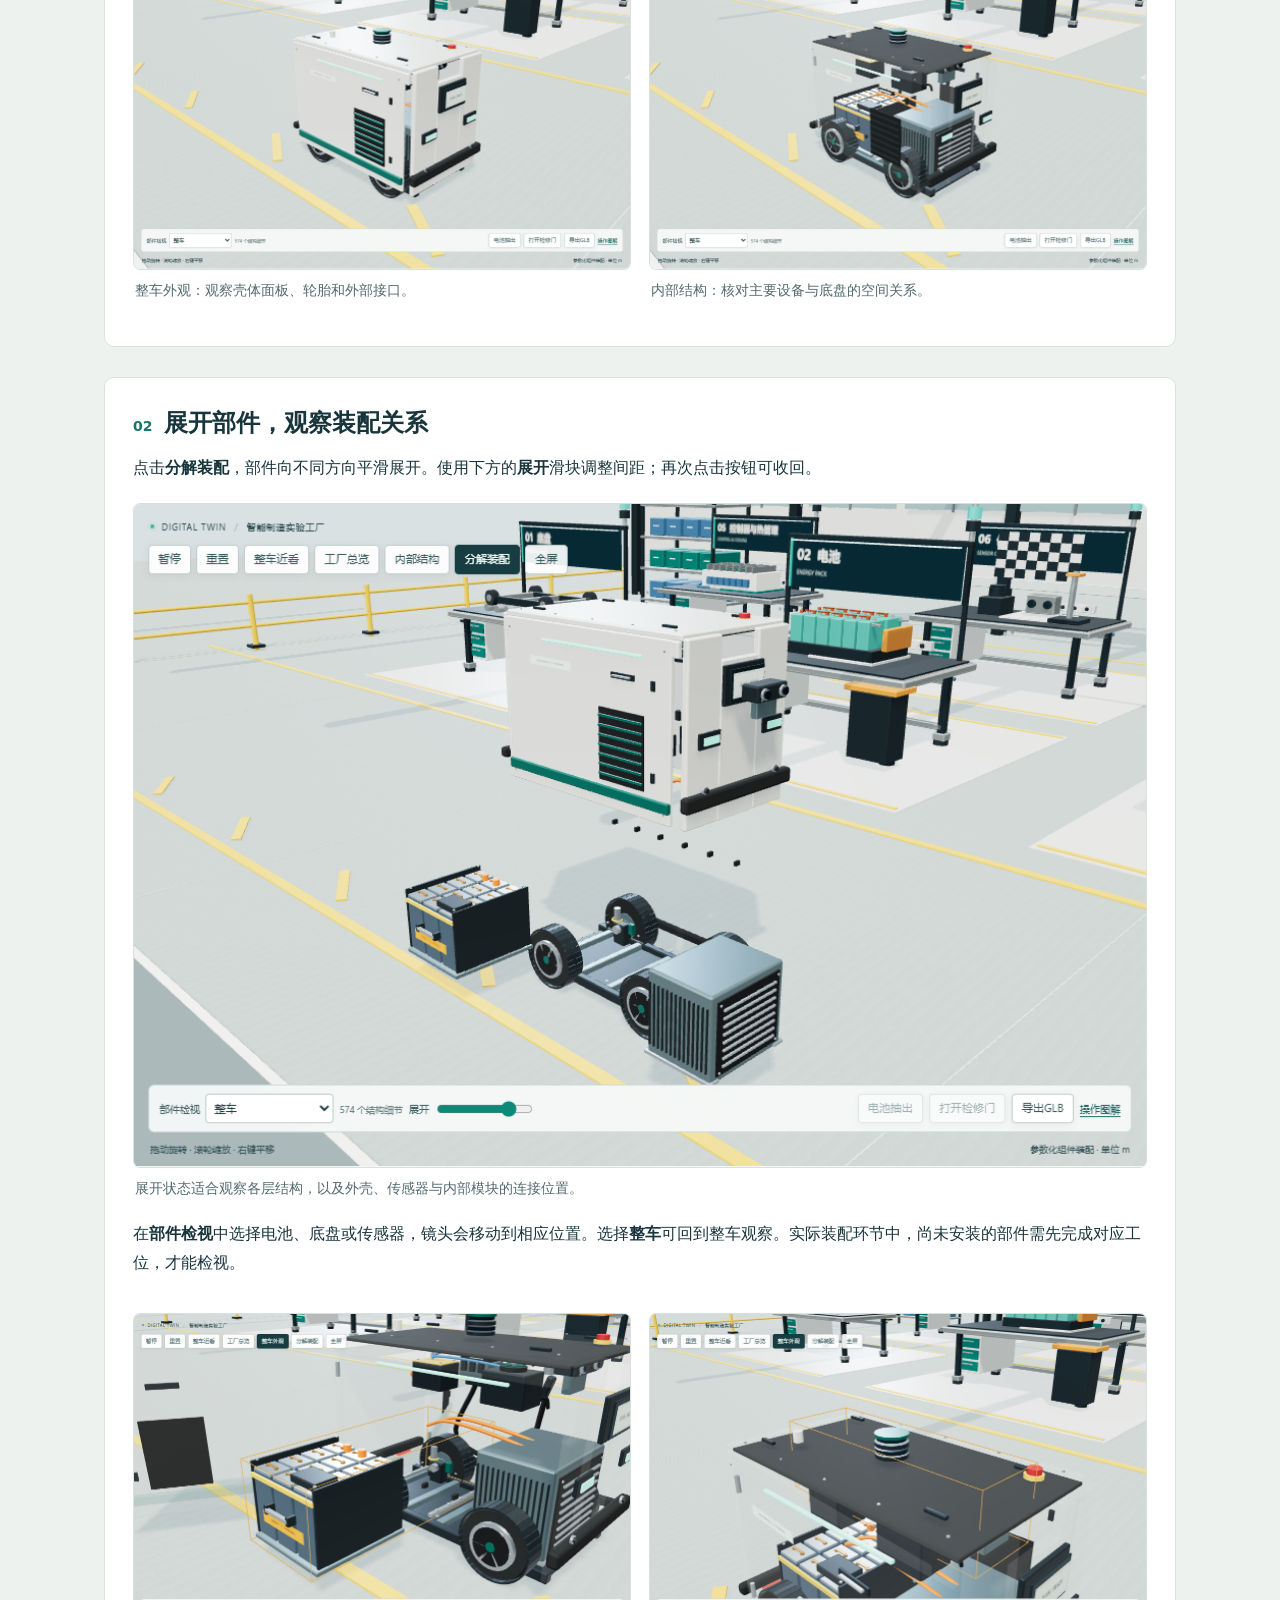
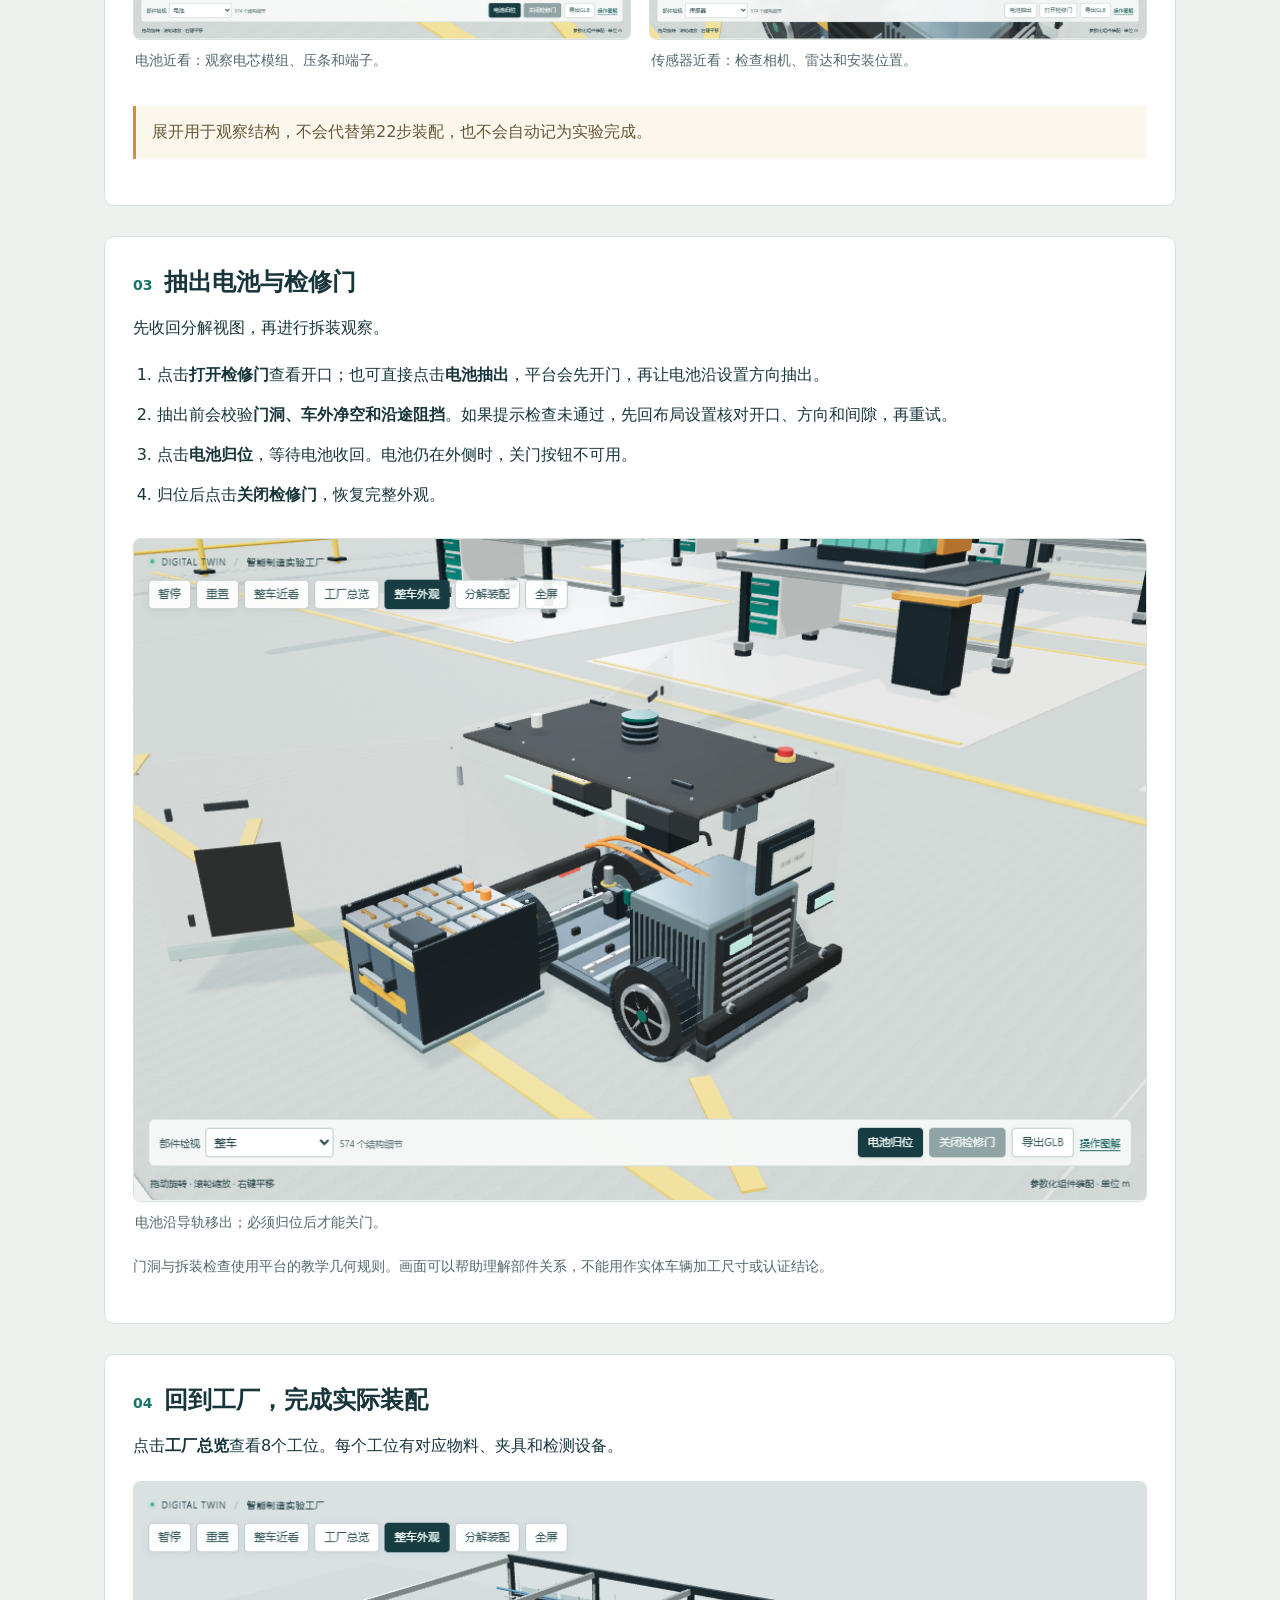
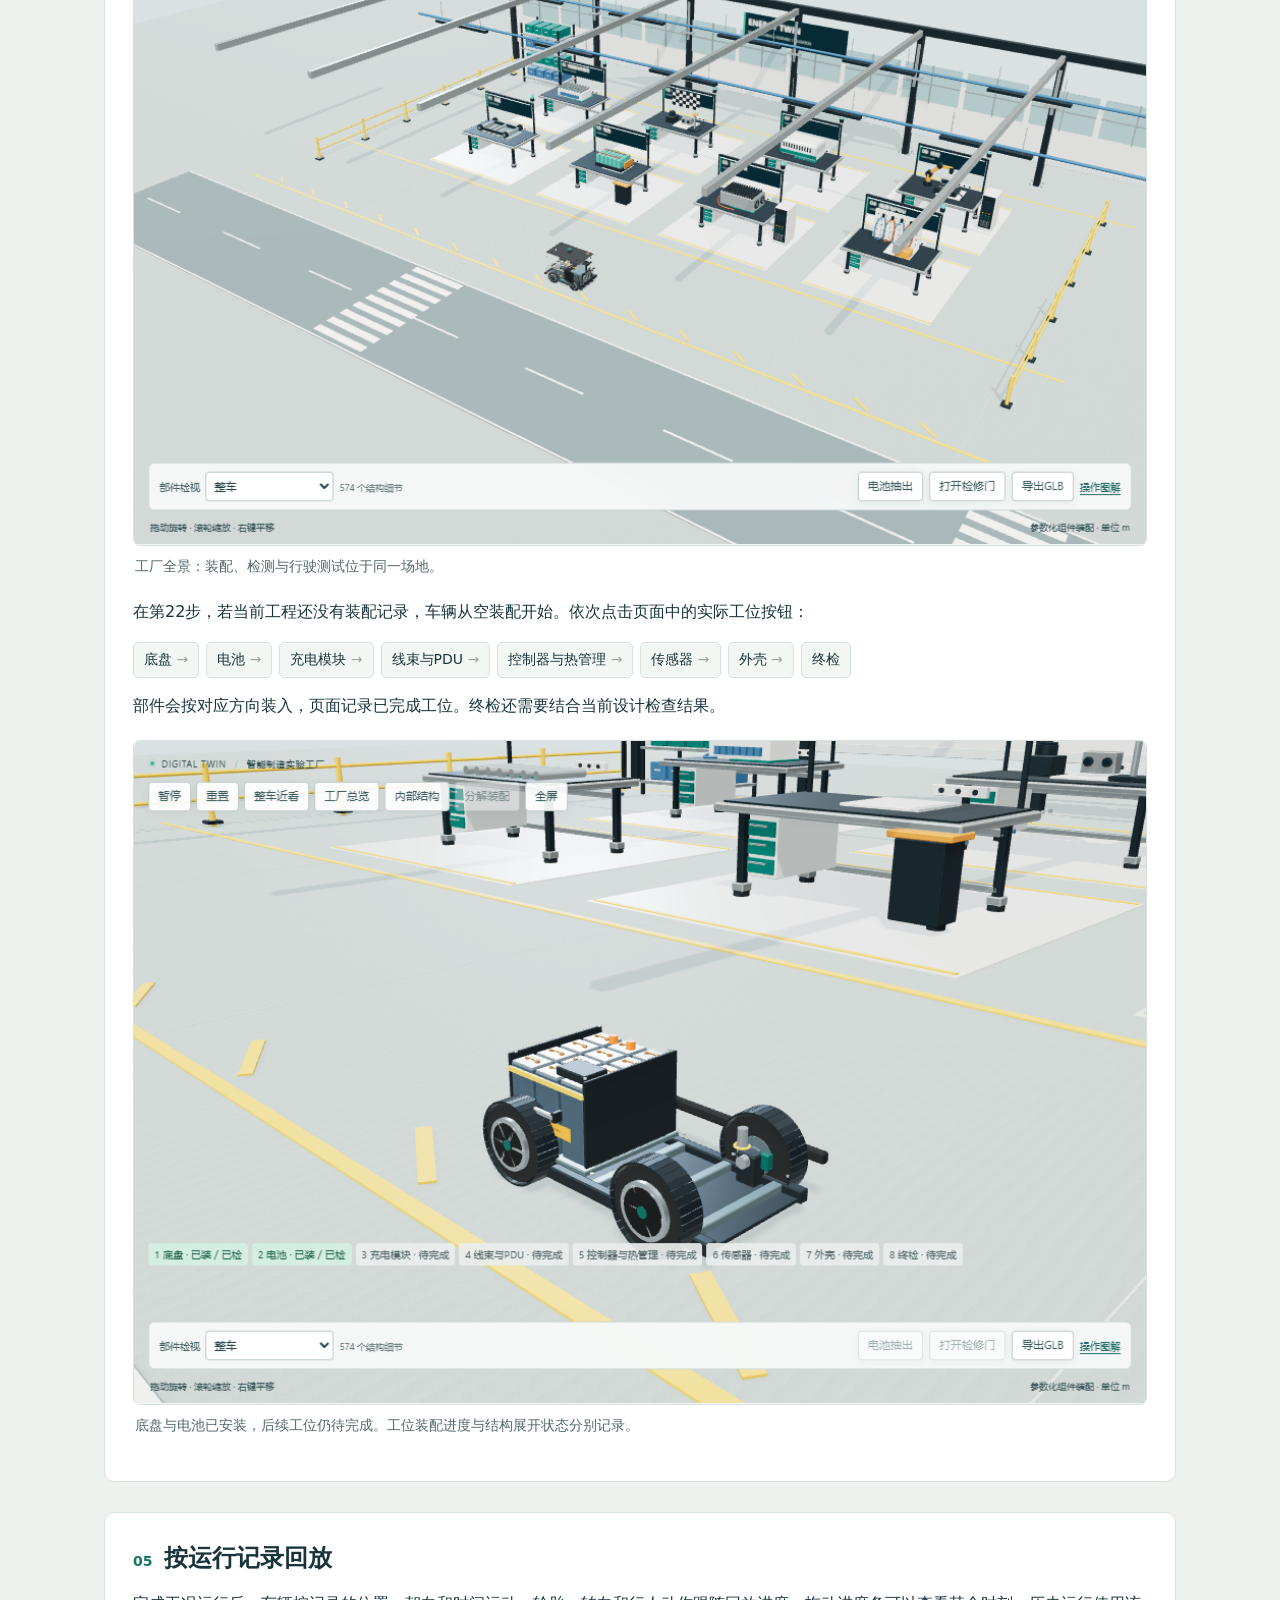
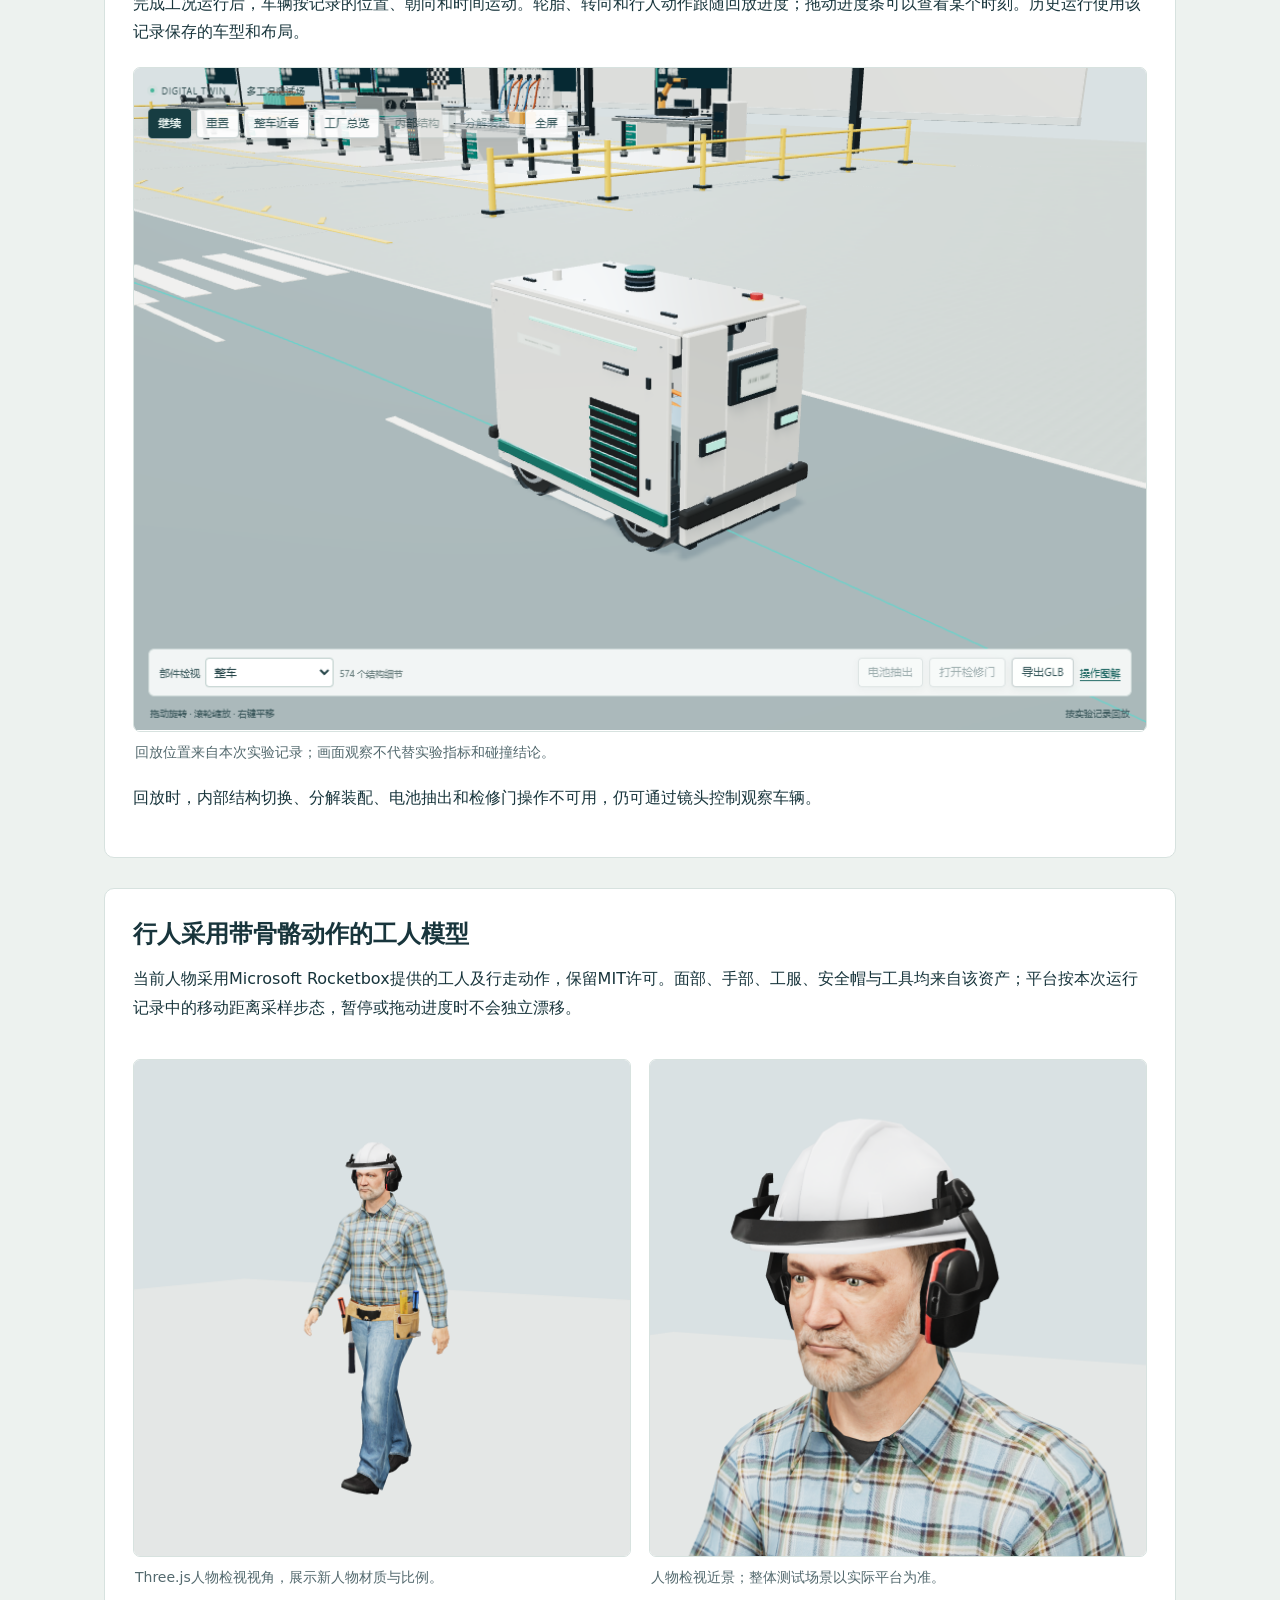
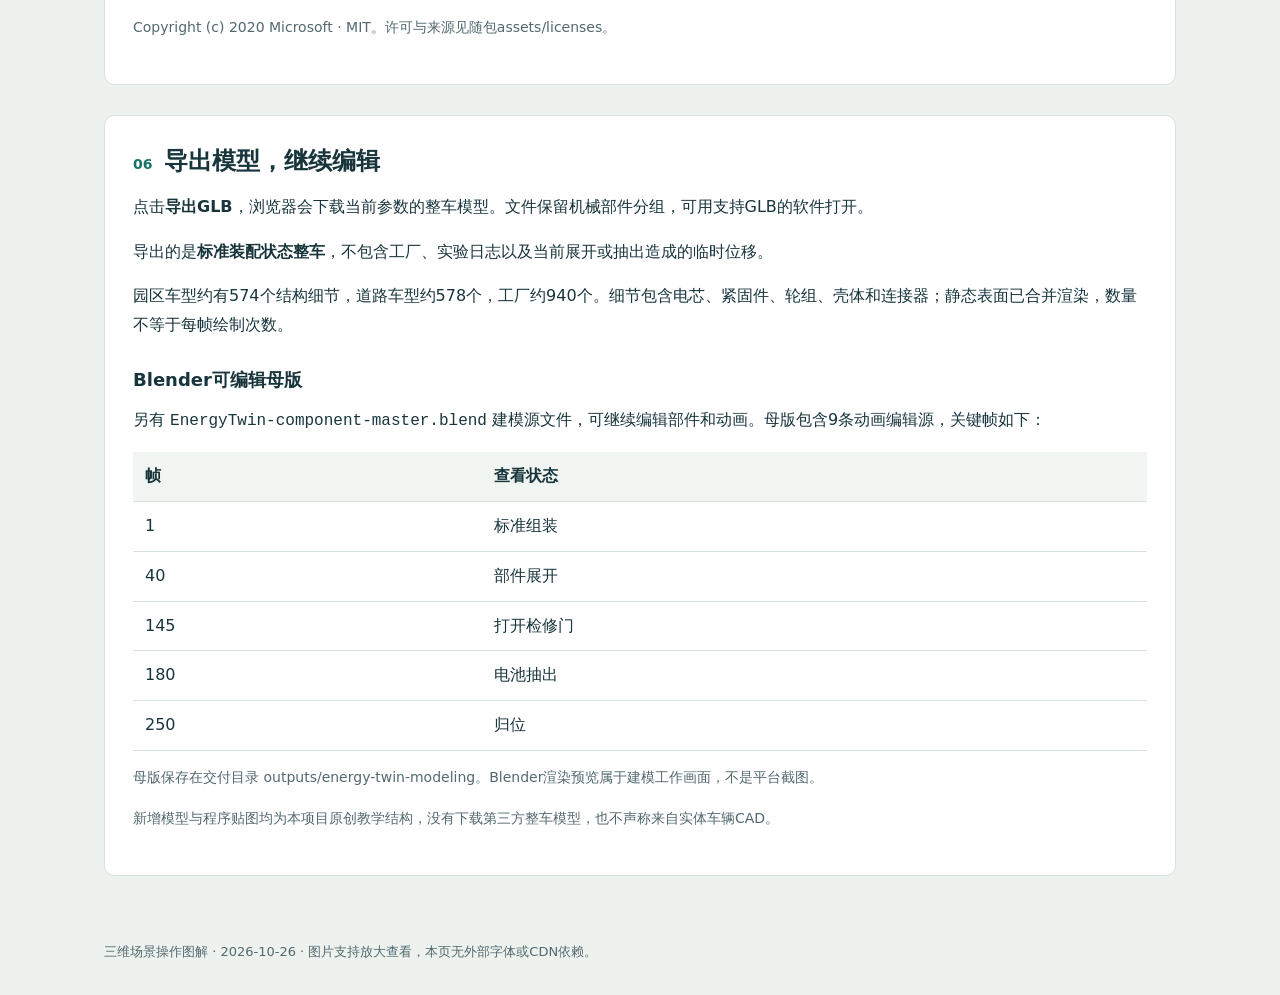
<file: assets/guides/3d-guide.html>
<!doctype html>
<html lang="zh-CN">
<head>
<meta charset="utf-8"><meta name="viewport" content="width=device-width,initial-scale=1">
<title>三维场景操作图解 · ENERGY TWIN</title>
<style>
:root{color-scheme:light;--ink:#18353c;--muted:#53696e;--line:#d7e2df;--green:#167568;--paper:#fff;--bg:#edf2ef}*{box-sizing:border-box}html{scroll-behavior:smooth;scroll-padding-top:24px}body{margin:0;color:var(--ink);background:var(--bg);font:16px/1.8 "Microsoft YaHei","PingFang SC",system-ui,sans-serif}a{color:var(--green);text-underline-offset:.22em}a:focus-visible,button:focus-visible{outline:3px solid #db9b2b;outline-offset:4px}header{padding:42px max(24px,calc((100vw - 1120px)/2));background:#17383d;color:#f3f6ef;border-bottom:6px solid #299e89}header .brand{font-size:12px;letter-spacing:.16em;color:#b2d5cb}h1{font-size:clamp(27px,4vw,40px);line-height:1.3;margin:14px 0}header p{max-width:820px;color:#c9dcd6;margin:0}main{max-width:1120px;margin:0 auto;padding:28px 24px 64px}.intro{display:grid;grid-template-columns:1fr 1fr;gap:24px;padding:24px 0}nav{padding:18px 22px;background:white;border:1px solid var(--line);border-radius:9px}nav strong{display:block;margin-bottom:7px}nav a{display:inline-block;margin:4px 17px 4px 0}section{margin-top:30px;padding:28px;background:var(--paper);border:1px solid var(--line);border-radius:10px}h2{font-size:24px;line-height:1.45;margin:0 0 14px}h2 .number{font-size:14px;color:var(--green);margin-right:12px}h3{font-size:18px;margin:24px 0 8px}p{margin:10px 0 16px}.small{font-size:14px;color:var(--muted)}.note{border-left:3px solid #c99432;background:#fbf7ed;padding:12px 16px;color:#675637;margin:18px 0}.controls{display:flex;gap:9px;flex-wrap:wrap;margin:14px 0}.key{border:1px solid var(--line);border-bottom-width:3px;background:#f7faf7;border-radius:5px;padding:4px 11px;font-size:14px}.compare{display:grid;grid-template-columns:1fr 1fr;gap:18px}figure{margin:20px 0 6px}figure a{display:block}figure img{display:block;width:100%;height:auto;border:1px solid var(--line);border-radius:7px;background:#e8edeb}figcaption{font-size:14px;line-height:1.7;color:var(--muted);padding:9px 2px}.steps{padding-left:24px}.steps li{padding:3px 0 8px}table{width:100%;border-collapse:collapse;margin:14px 0}th,td{text-align:left;border-bottom:1px solid var(--line);padding:10px 12px}th{background:#f0f5f1;font-weight:600}.sequence{display:flex;flex-wrap:wrap;gap:7px;margin:14px 0}.sequence span{padding:4px 10px;border:1px solid var(--line);border-radius:5px;background:#f3f7f3;font-size:14px}.sequence span:not(:last-child)::after{content:" →";color:#98a69e}footer{max-width:1120px;margin:auto;padding:0 24px 32px;font-size:13px;color:var(--muted)}dialog{border:0;padding:10px;max-width:96vw;max-height:96vh;border-radius:10px;background:#f4f6f3}dialog::backdrop{background:#102125df}dialog img{display:block;max-width:calc(96vw - 20px);max-height:calc(96vh - 65px);object-fit:contain}dialog button{display:block;margin:8px 0 0 auto;border:1px solid var(--line);padding:6px 16px;border-radius:5px;background:white;color:var(--ink);font:inherit;cursor:pointer}@media(max-width:720px){main{padding:18px 14px 40px}header{padding:28px 20px}.intro,.compare{grid-template-columns:1fr;gap:12px}.intro{padding-top:5px}section{padding:20px 16px;margin-top:20px}h2{font-size:21px}body{font-size:15px}}@media print{body{background:white}header{background:white;color:var(--ink);padding:12px 0;border-bottom:2px solid var(--green)}header p{color:var(--muted)}main{padding:0}section{padding:12px 0;border:0;break-inside:avoid}nav,.intro{display:none}figure{break-inside:avoid}dialog{display:none}}
code{overflow-wrap:anywhere}kbd{font:inherit;font-size:.9em;padding:1px 5px;border:1px solid var(--line);border-radius:3px;background:#f6f8f4}
</style>
</head>
<body>
<header><div class="brand">ENERGY TWIN / 操作图解</div><h1>看清结构，再动手装配</h1><p>近看车辆的每一层，沿导轨抽出电池，回到工厂完成装配。以下图片均来自更新后的实际平台，点击图片可放大。</p></header>
<main>
<div class="intro"><p>新的车辆由底盘、轮组、电池、充电模块、配电线束、控制器、传感器和外壳分别组成。参数和布局改变后，三维结构会同步更新。</p><nav aria-label="本页目录"><strong>想做什么？</strong><a href="#playback">暂停、继续与重置</a><a href="#look">观察整车与内部</a><a href="#explode">展开、检视部件</a><a href="#battery">抽出电池</a><a href="#factory">工厂装配</a><a href="#replay">行驶回放</a><a href="#export">导出与编辑</a></nav></div>

<section id="playback"><h2>先停下来，看清正在发生的动作</h2><p>点击三维工具栏的<strong>暂停</strong>，停住当前动作；按钮变为<strong>继续</strong>，再次点击即可恢复。暂停时，鼠标旋转、平移和缩放仍然可用。</p><table><thead><tr><th>当前场景</th><th>暂停</th><th>重置</th></tr></thead><tbody><tr><td>行驶回放</td><td>停住回放进度、车辆和行人</td><td>回到起点，并保持暂停</td></tr><tr><td>工厂观察</td><td>停住风扇、门、抽屉与装配动作</td><td>收回电池、合门、取消展开，恢复整车近看</td></tr><tr><td>第22步装配</td><td>停住正在进行的装配动作</td><td>回到装配动画起点，点击继续依次重播已完成工位，保留完成记录</td></tr></tbody></table><p class="small">重置只恢复观察与动画状态，不会删除当前工程和实验数据。</p><div class="compare"><figure><img src="3d/13-pause.png" alt="暂停后车辆和回放进度停住，工具栏显示继续和重置"><figcaption>暂停后可继续旋转观察，点击继续接着播放。</figcaption></figure><figure><img src="3d/14-reset.png" alt="重置后回到起点，保留实验记录"><figcaption>重置回到本条记录起点，保留已经生成的实验数据。</figcaption></figure></div></section>

<section id="look"><h2><span class="number">01</span>先看整车，再看内部</h2><p>点击<strong>整车近看</strong>，镜头会移到车旁。需要更大画面时，点击<strong>全屏</strong>，按 <kbd>Esc</kbd> 退出。</p><div class="controls"><span class="key">鼠标左键拖动：旋转</span><span class="key">鼠标右键拖动：平移</span><span class="key">滚轮：拉近 / 拉远</span></div><p>点击<strong>内部结构</strong>，观察电池、充电模块、线束和控制器的位置。按钮变为<strong>整车外观</strong>后，再次点击即可恢复外观。</p><div class="compare"><figure><a href="3d/01-exterior.png" data-zoom><img src="3d/01-exterior.png" alt="整车外观：分开建模的壳体、轮组和车顶传感器" loading="lazy"></a><figcaption>整车外观：观察壳体面板、轮胎和外部接口。</figcaption></figure><figure><a href="3d/02-interior.png" data-zoom><img src="3d/02-interior.png" alt="内部结构：电池和充电电气组件位于底盘内" loading="lazy"></a><figcaption>内部结构：核对主要设备与底盘的空间关系。</figcaption></figure></div></section>

<section id="explode"><h2><span class="number">02</span>展开部件，观察装配关系</h2><p>点击<strong>分解装配</strong>，部件向不同方向平滑展开。使用下方的<strong>展开</strong>滑块调整间距；再次点击按钮可收回。</p><figure><a href="3d/03-exploded.png" data-zoom><img src="3d/03-exploded.png" alt="分解装配视图，显示车壳、底盘、电池和电气组件的分层关系" loading="lazy"></a><figcaption>展开状态适合观察各层结构，以及外壳、传感器与内部模块的连接位置。</figcaption></figure><p>在<strong>部件检视</strong>中选择电池、底盘或传感器，镜头会移动到相应位置。选择<strong>整车</strong>可回到整车观察。实际装配环节中，尚未安装的部件需先完成对应工位，才能检视。</p><div class="compare"><figure><a href="3d/05-battery-closeup.png" data-zoom><img src="3d/05-battery-closeup.png" alt="电池近看：电芯模组、压条、端子和接头" loading="lazy"></a><figcaption>电池近看：观察电芯模组、压条和端子。</figcaption></figure><figure><a href="3d/06-sensors.png" data-zoom><img src="3d/06-sensors.png" alt="传感器近看：车顶雷达和前方相机的位置" loading="lazy"></a><figcaption>传感器近看：检查相机、雷达和安装位置。</figcaption></figure></div><div class="note">展开用于观察结构，不会代替第22步装配，也不会自动记为实验完成。</div></section>

<section id="battery"><h2><span class="number">03</span>抽出电池与检修门</h2><p>先收回分解视图，再进行拆装观察。</p><ol class="steps"><li>点击<strong>打开检修门</strong>查看开口；也可直接点击<strong>电池抽出</strong>，平台会先开门，再让电池沿设置方向抽出。</li><li>抽出前会校验<strong>门洞、车外净空和沿途阻挡</strong>。如果提示检查未通过，先回布局设置核对开口、方向和间隙，再重试。</li><li>点击<strong>电池归位</strong>，等待电池收回。电池仍在外侧时，关门按钮不可用。</li><li>归位后点击<strong>关闭检修门</strong>，恢复完整外观。</li></ol><figure><a href="3d/04-battery-drawer.png" data-zoom><img src="3d/04-battery-drawer.png" alt="电池已沿导轨移出，检修门保持打开" loading="lazy"></a><figcaption>电池沿导轨移出；必须归位后才能关门。</figcaption></figure><p class="small">门洞与拆装检查使用平台的教学几何规则。画面可以帮助理解部件关系，不能用作实体车辆加工尺寸或认证结论。</p></section>

<section id="factory"><h2><span class="number">04</span>回到工厂，完成实际装配</h2><p>点击<strong>工厂总览</strong>查看8个工位。每个工位有对应物料、夹具和检测设备。</p><figure><a href="3d/07-factory.png" data-zoom><img src="3d/07-factory.png" alt="工厂总览：八个装配工位、安全通道、设备和测试道路" loading="lazy"></a><figcaption>工厂全景：装配、检测与行驶测试位于同一场地。</figcaption></figure><p>在第22步，若当前工程还没有装配记录，车辆从空装配开始。依次点击页面中的实际工位按钮：</p><div class="sequence" aria-label="装配顺序"><span>底盘</span><span>电池</span><span>充电模块</span><span>线束与PDU</span><span>控制器与热管理</span><span>传感器</span><span>外壳</span><span>终检</span></div><p>部件会按对应方向装入，页面记录已完成工位。终检还需要结合当前设计检查结果。</p><figure><a href="3d/08b-assembly-battery.png" data-zoom><img src="3d/08b-assembly-battery.png" alt="实际装配中间状态：底盘和电池已装入，其他组件待完成" loading="lazy"></a><figcaption>底盘与电池已安装，后续工位仍待完成。工位装配进度与结构展开状态分别记录。</figcaption></figure></section>

<section id="replay"><h2><span class="number">05</span>按运行记录回放</h2><p>完成工况运行后，车辆按记录的位置、朝向和时间运动。轮胎、转向和行人动作跟随回放进度；拖动进度条可以查看某个时刻。历史运行使用该记录保存的车型和布局。</p><figure><a href="3d/09-replay.png" data-zoom><img src="3d/09-replay.png" alt="测试场回放：车辆与危险事件按实验记录显示" loading="lazy"></a><figcaption>回放位置来自本次实验记录；画面观察不代替实验指标和碰撞结论。</figcaption></figure><p>回放时，内部结构切换、分解装配、电池抽出和检修门操作不可用，仍可通过镜头控制观察车辆。</p></section>

<section id="worker"><h2>行人采用带骨骼动作的工人模型</h2><p>当前人物采用Microsoft Rocketbox提供的工人及行走动作，保留MIT许可。面部、手部、工服、安全帽与工具均来自该资产；平台按本次运行记录中的移动距离采样步态，暂停或拖动进度时不会独立漂移。</p><div class="compare"><figure><img src="3d/worker-body.png" alt="Rocketbox工人全身"><figcaption>Three.js人物检视视角，展示新人物材质与比例。</figcaption></figure><figure><img src="3d/worker-face.png" alt="工人面部和安全帽细节"><figcaption>人物检视近景；整体测试场景以实际平台为准。</figcaption></figure></div><p class="small">Copyright (c) 2020 Microsoft · MIT。许可与来源见随包assets/licenses。</p></section><section id="export"><h2><span class="number">06</span>导出模型，继续编辑</h2><p>点击<strong>导出GLB</strong>，浏览器会下载当前参数的整车模型。文件保留机械部件分组，可用支持GLB的软件打开。</p><p>导出的是<strong>标准装配状态整车</strong>，不包含工厂、实验日志以及当前展开或抽出造成的临时位移。</p><p>园区车型约有574个结构细节，道路车型约578个，工厂约940个。细节包含电芯、紧固件、轮组、壳体和连接器；静态表面已合并渲染，数量不等于每帧绘制次数。</p><h3>Blender可编辑母版</h3><p>另有 <code>EnergyTwin-component-master.blend</code> 建模源文件，可继续编辑部件和动画。母版包含9条动画编辑源，关键帧如下：</p><table><thead><tr><th>帧</th><th>查看状态</th></tr></thead><tbody><tr><td>1</td><td>标准组装</td></tr><tr><td>40</td><td>部件展开</td></tr><tr><td>145</td><td>打开检修门</td></tr><tr><td>180</td><td>电池抽出</td></tr><tr><td>250</td><td>归位</td></tr></tbody></table><p class="small">母版保存在交付目录 outputs/energy-twin-modeling。Blender渲染预览属于建模工作画面，不是平台截图。</p><p class="small">新增模型与程序贴图均为本项目原创教学结构，没有下载第三方整车模型，也不声称来自实体车辆CAD。</p></section>
</main>
<footer>三维场景操作图解 · 2026-10-26 · 图片支持放大查看，本页无外部字体或CDN依赖。</footer>
<dialog id="viewer" aria-label="放大查看截图"><img id="large-image" alt=""><button type="button" id="close-viewer">关闭大图</button></dialog>
<script>
const viewer=document.getElementById('viewer'),large=document.getElementById('large-image');
document.querySelectorAll('a[data-zoom]').forEach(link=>link.addEventListener('click',event=>{if(!viewer.showModal)return;event.preventDefault();large.src=link.href;large.alt=link.querySelector('img').alt;viewer.showModal();}));
document.getElementById('close-viewer').addEventListener('click',()=>viewer.close());
viewer.addEventListener('click',event=>{if(event.target===viewer)viewer.close();});
</script>
</body></html>
</file>
